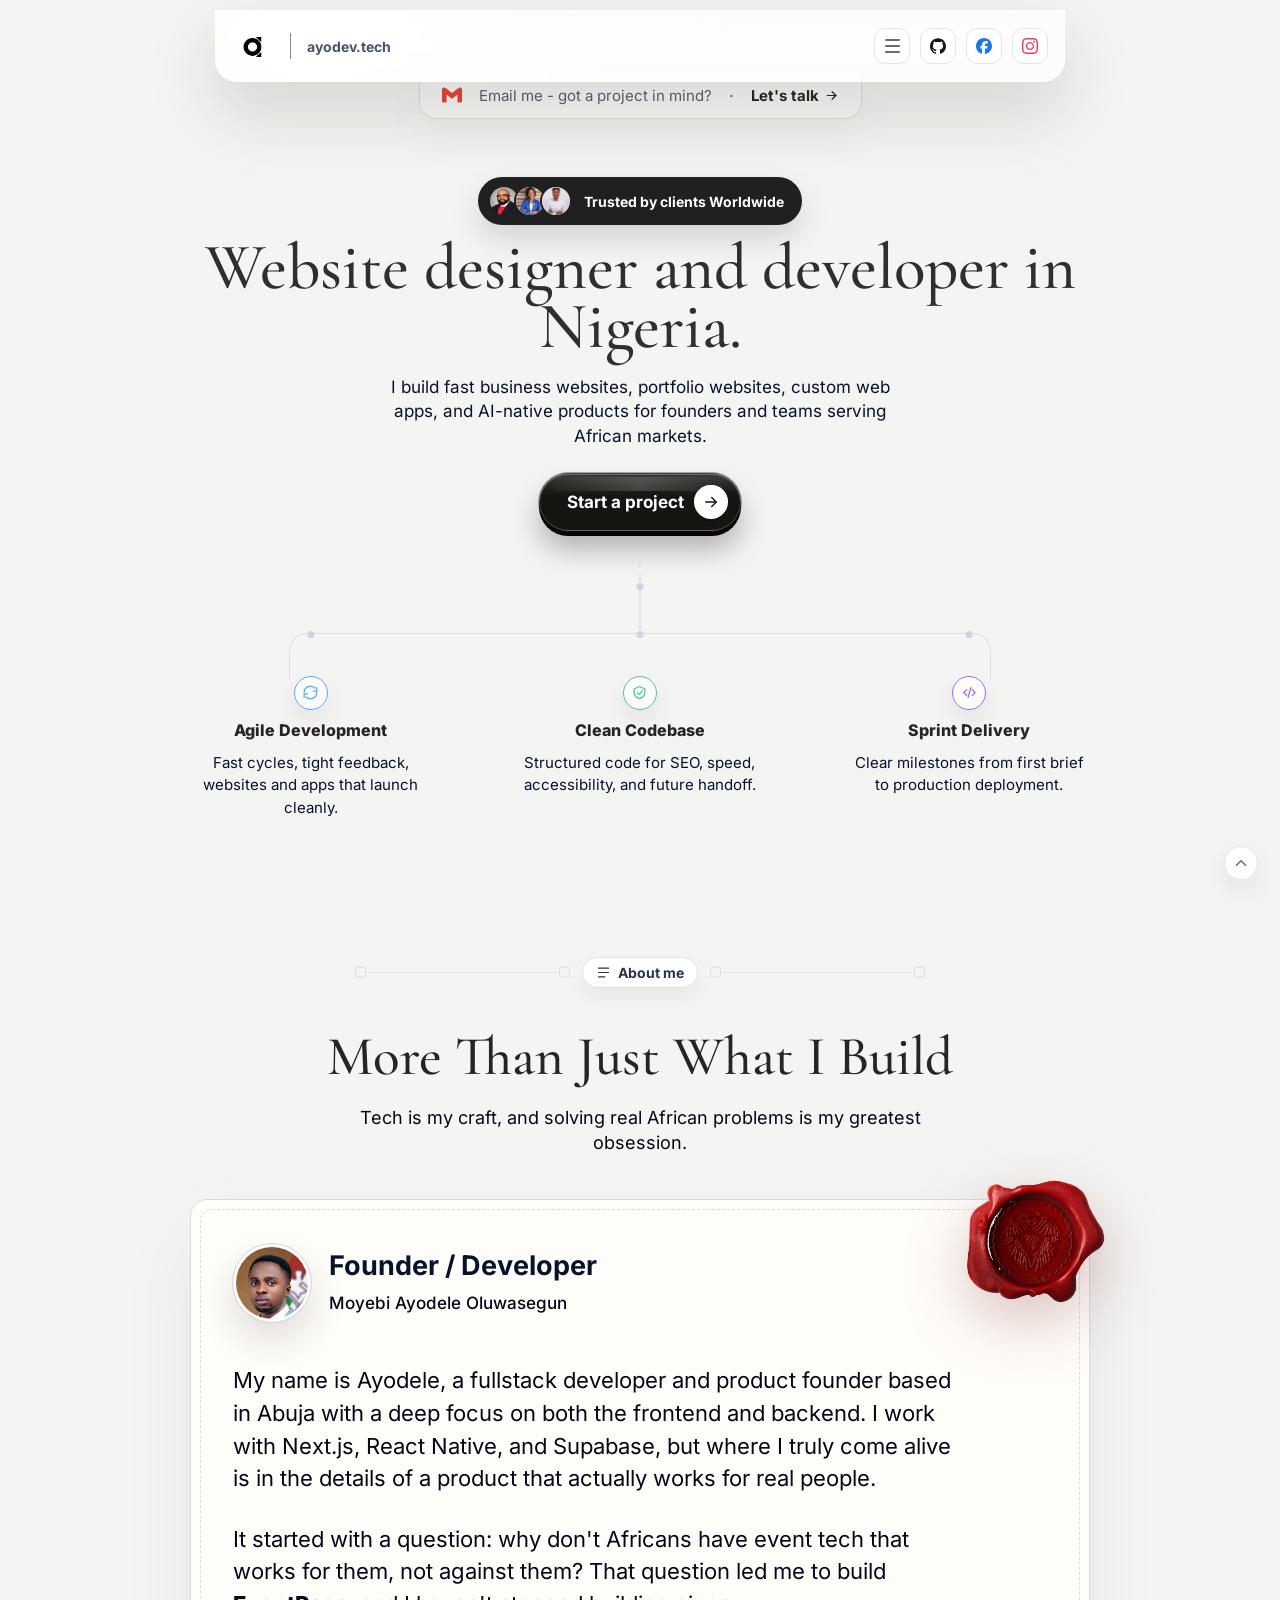
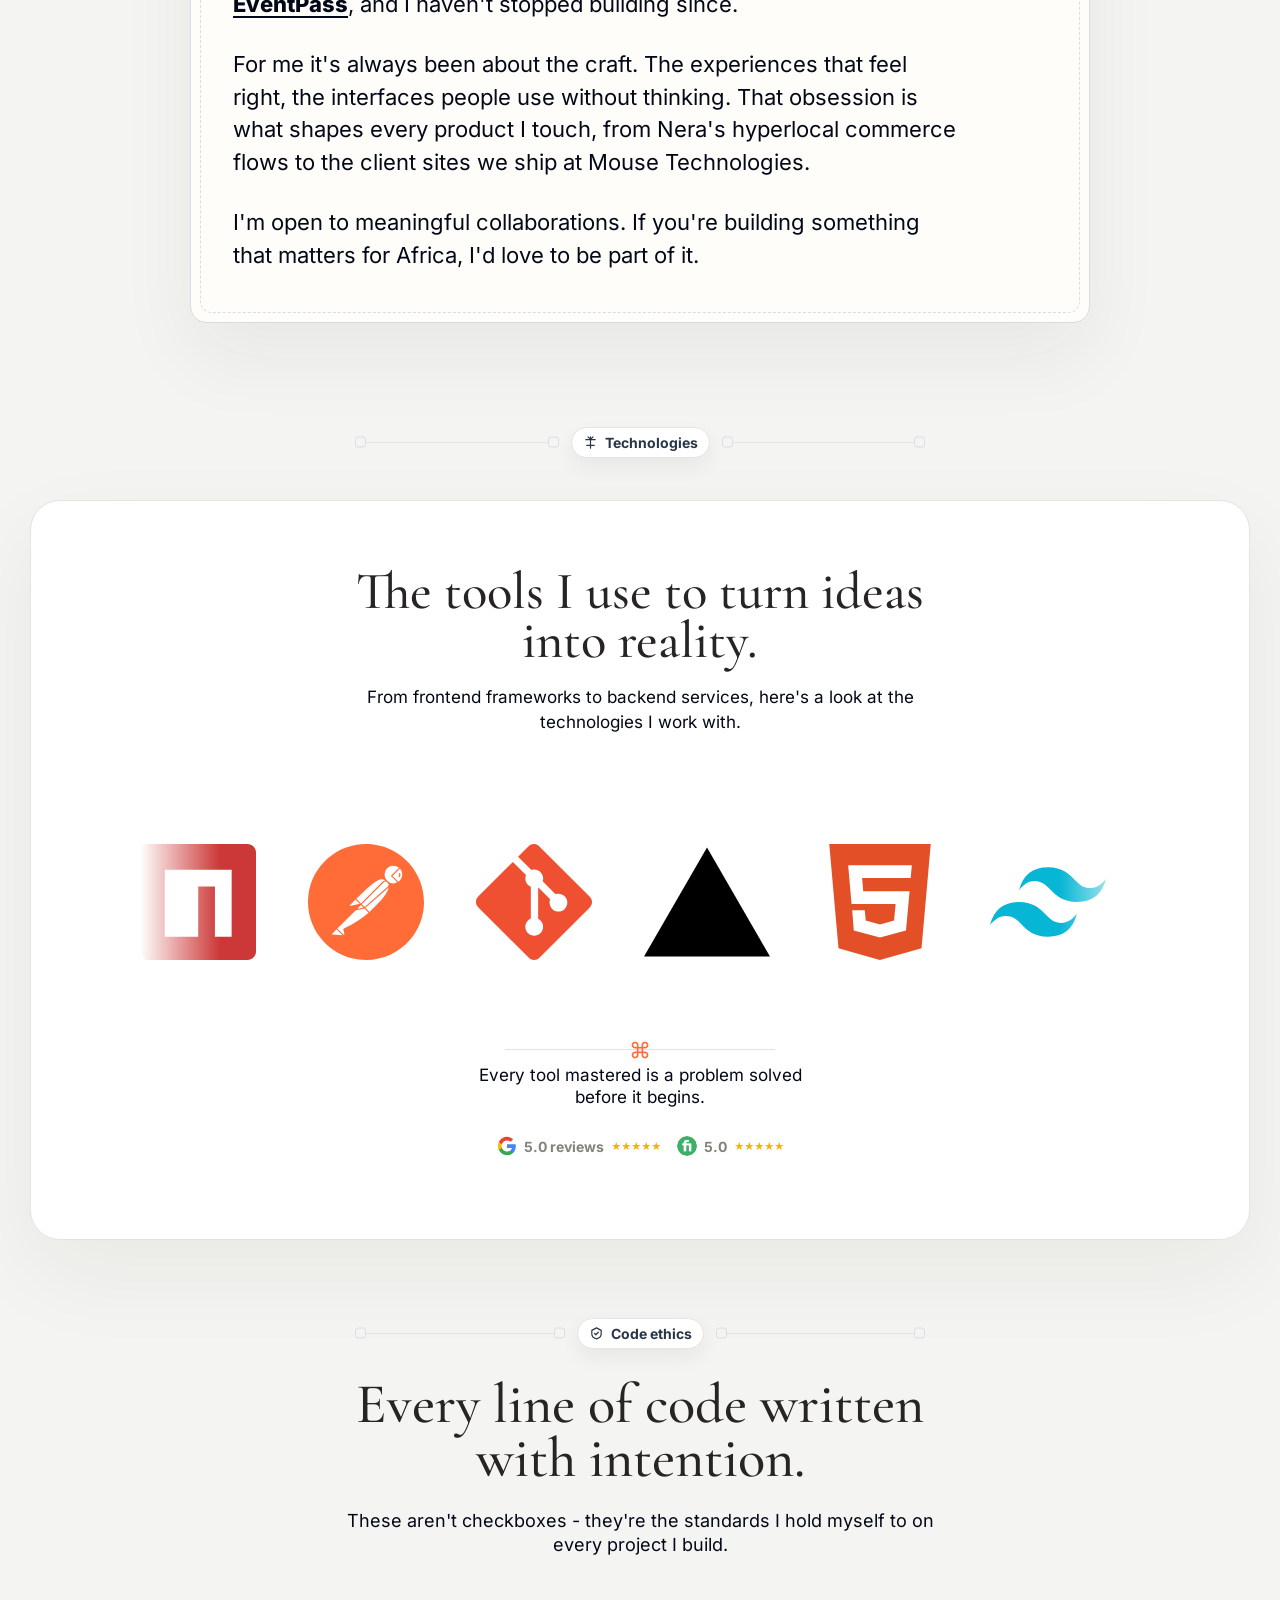
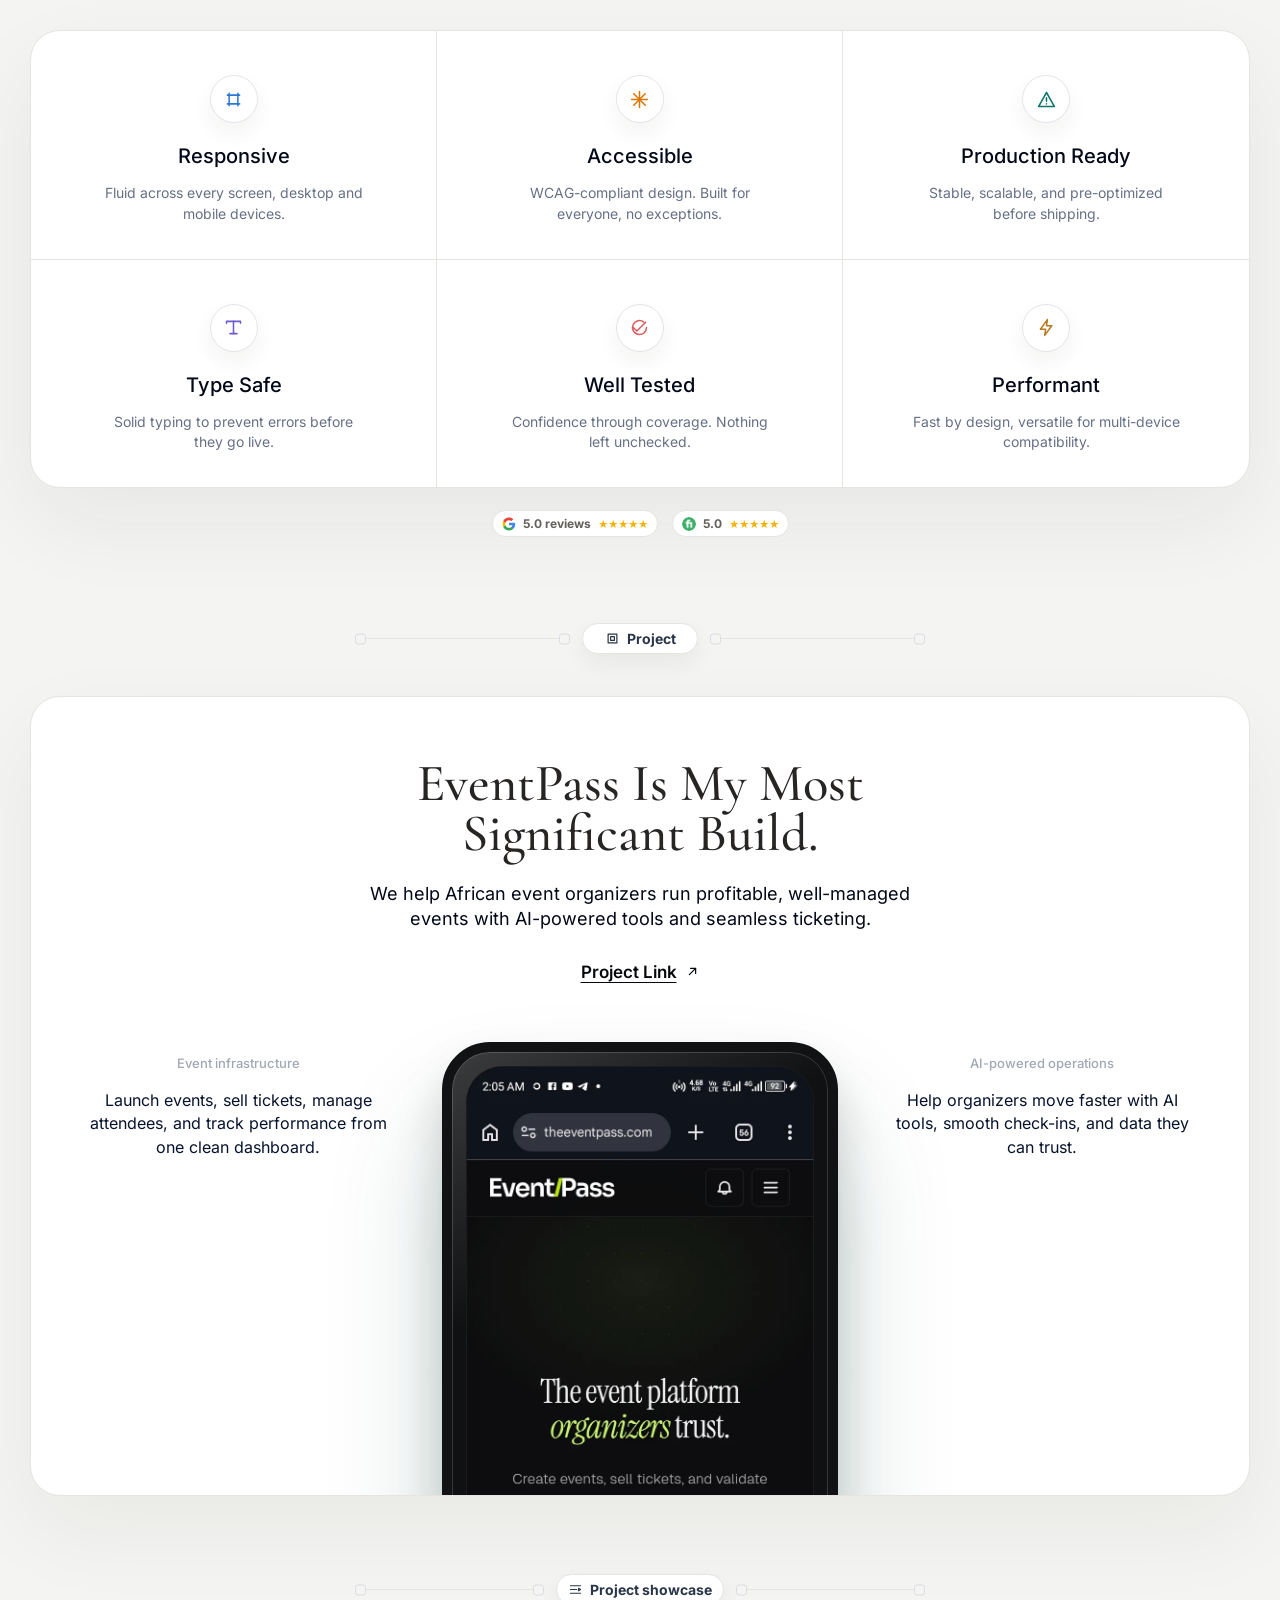
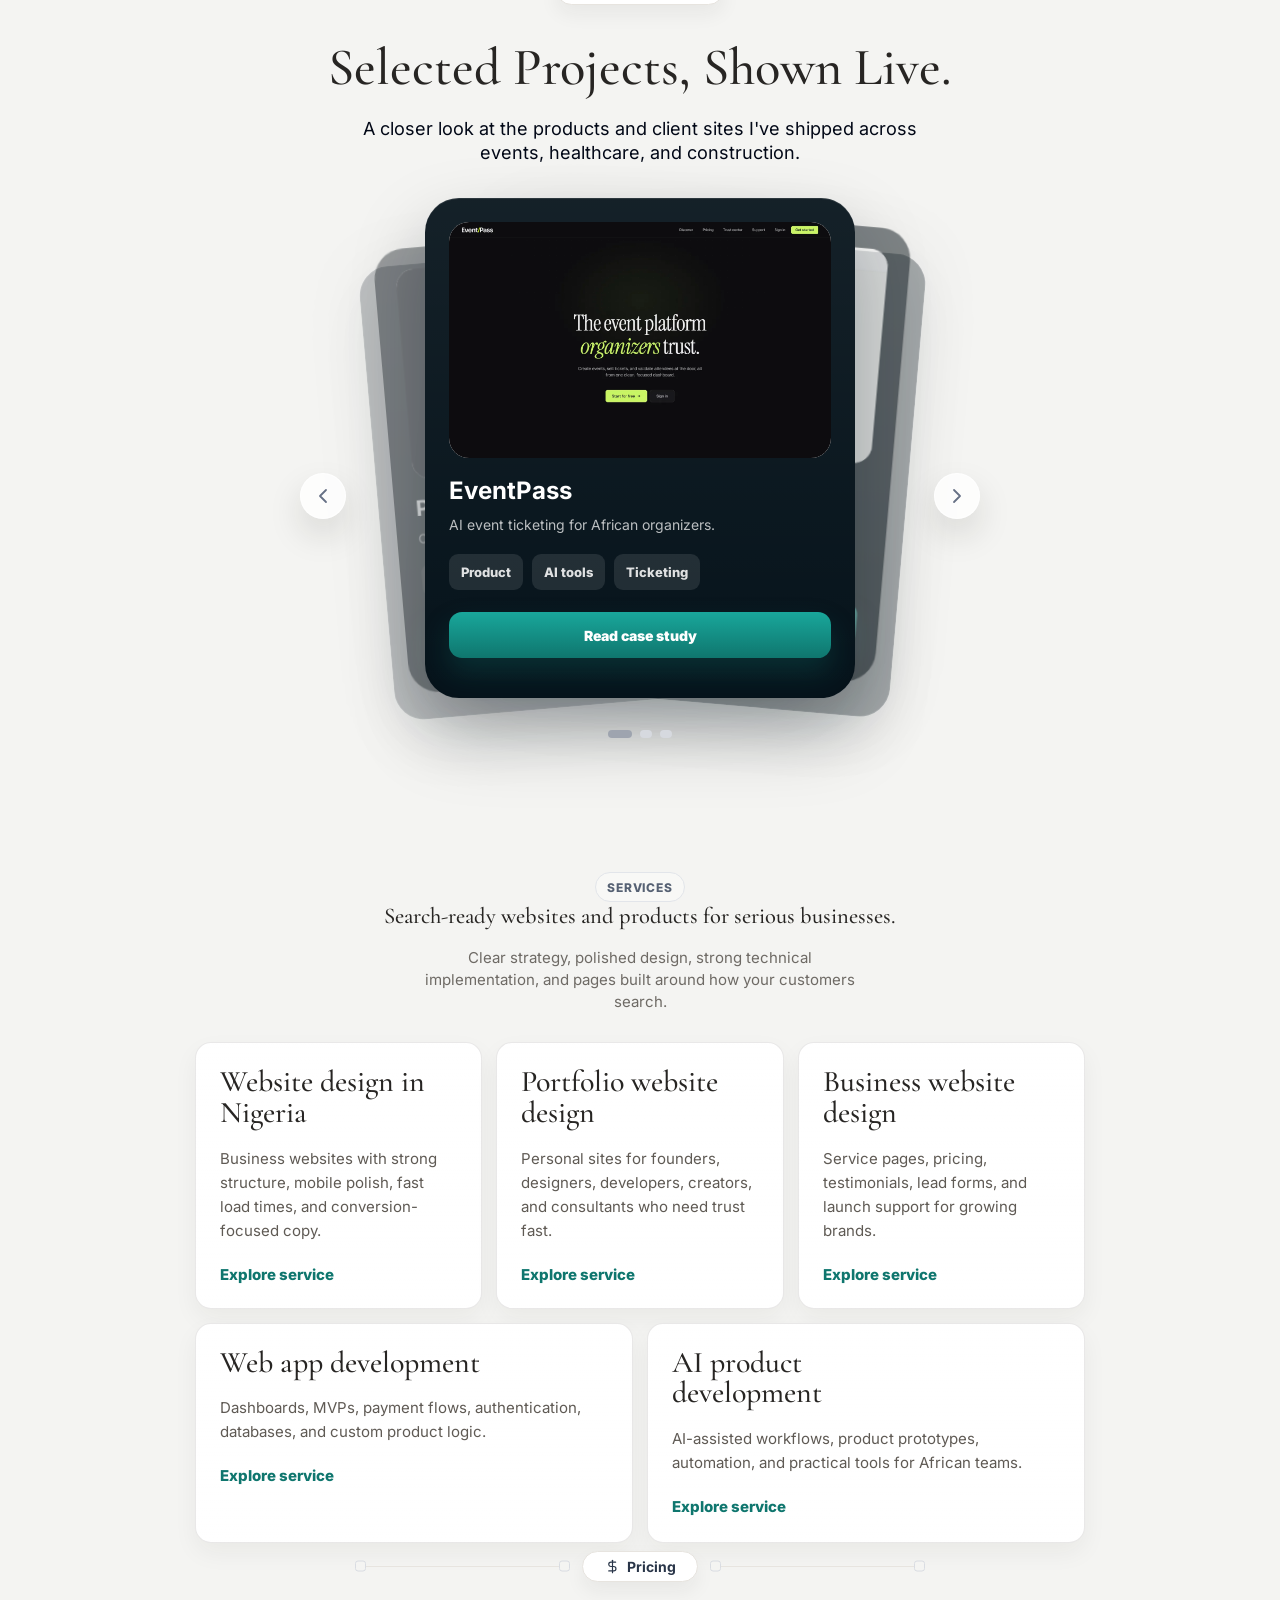
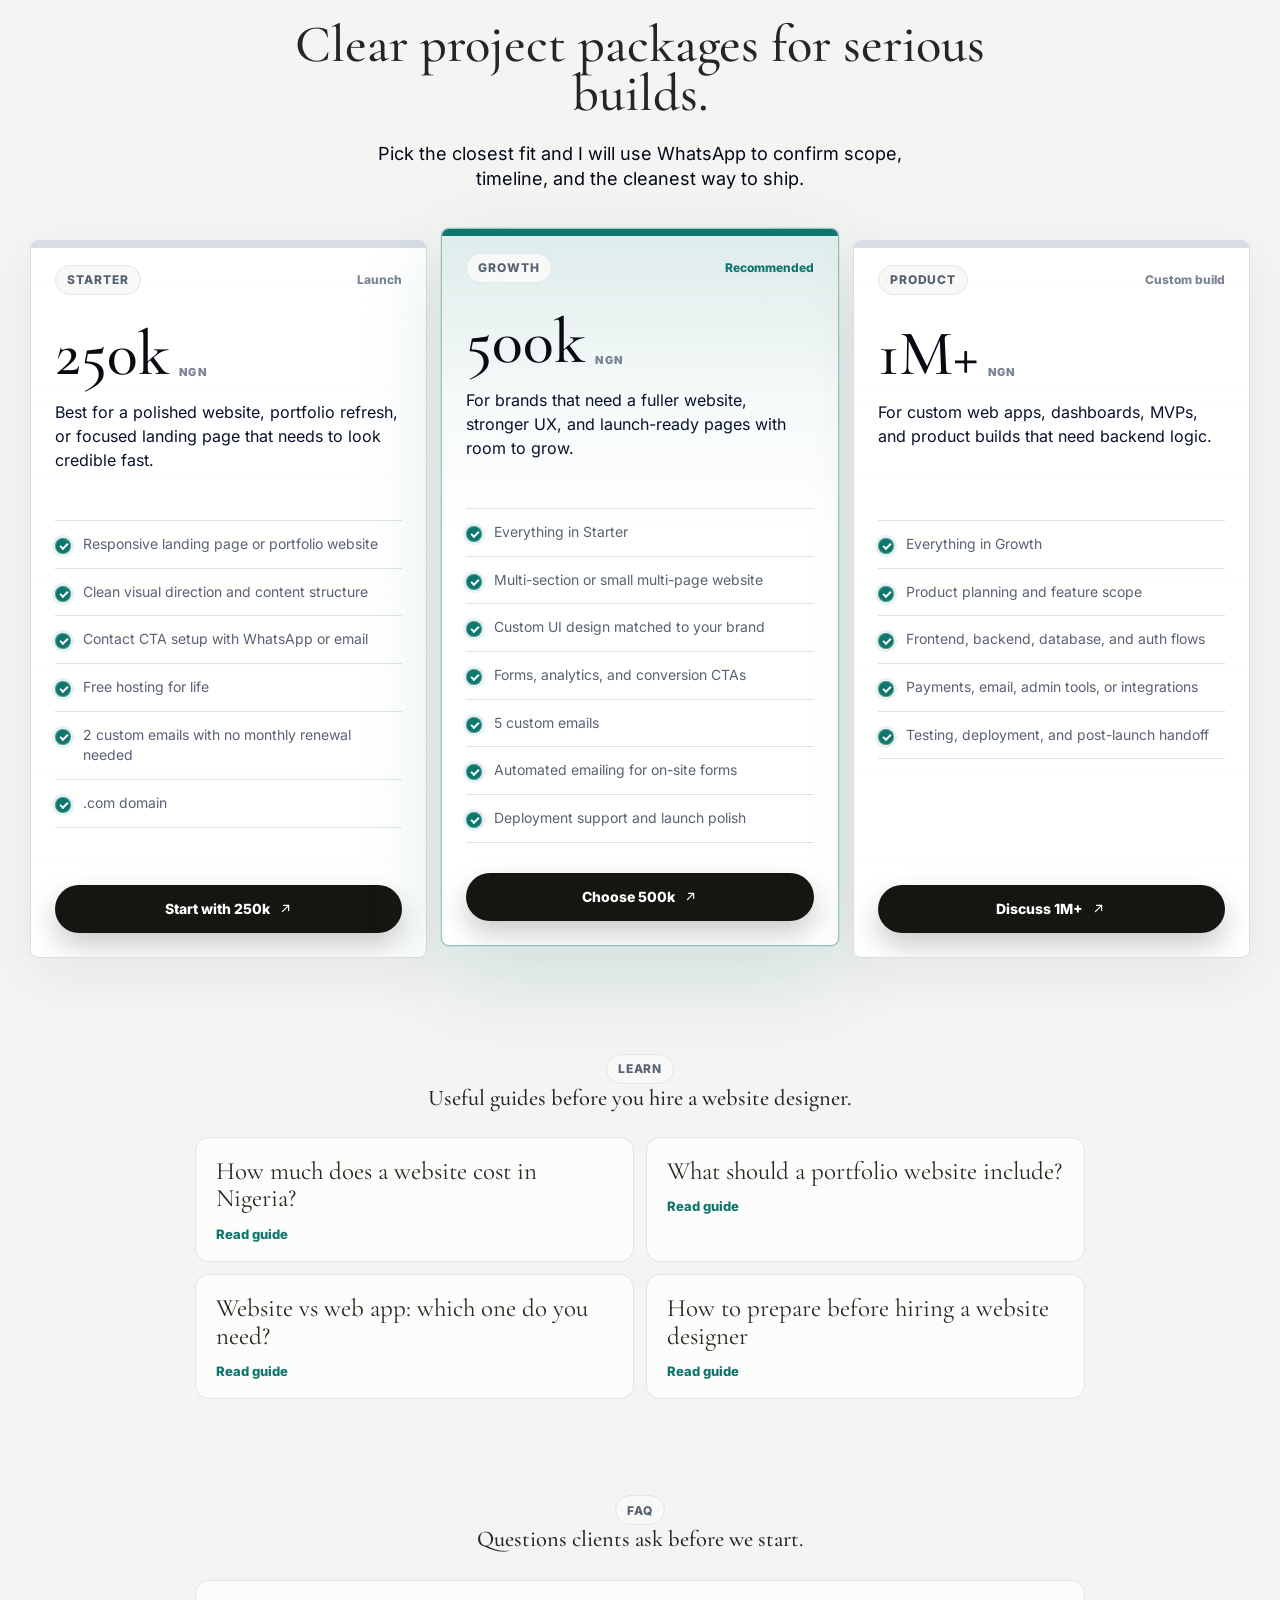
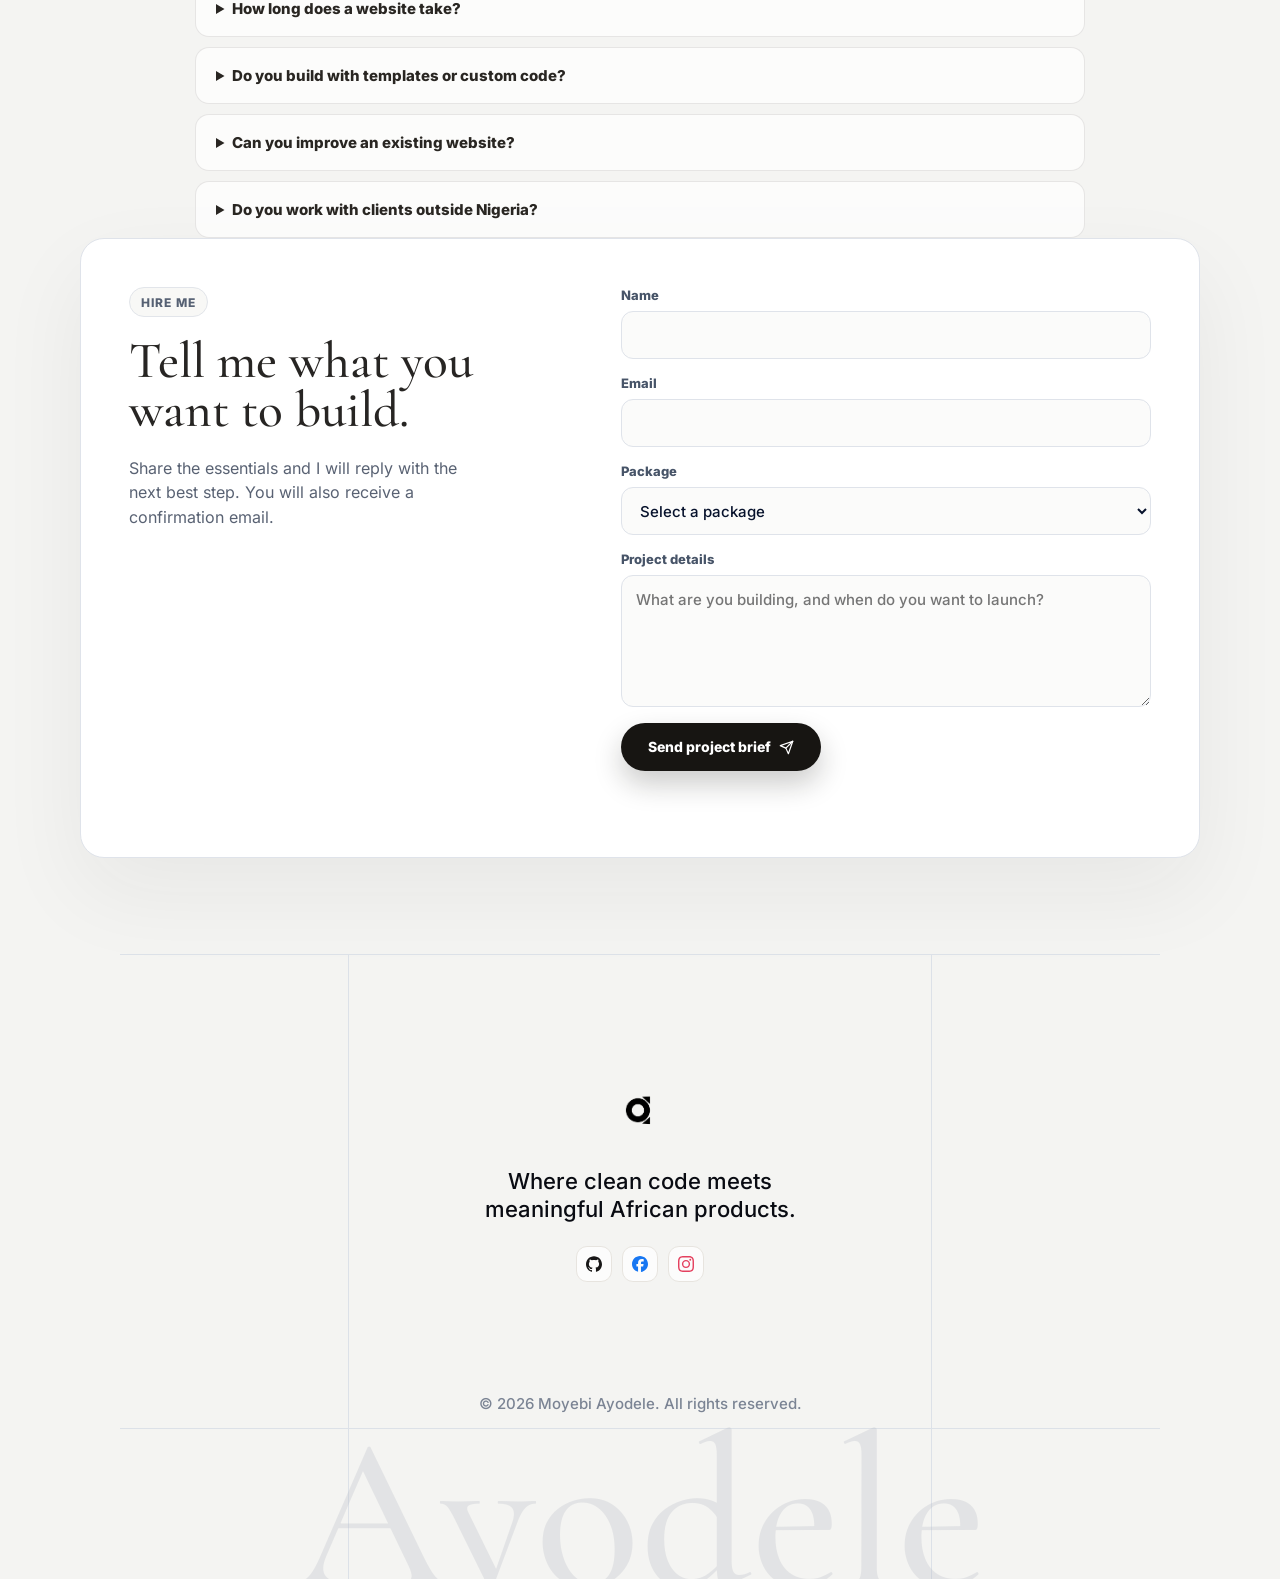
<file: index.html>
<!doctype html>
<html lang="en">
  <head>
    <meta charset="utf-8" />
    <meta name="viewport" content="width=device-width, initial-scale=1" />
    <meta
      name="description"
      content="Ayodele is a website designer, product designer, and web app developer in Nigeria building fast websites, custom web apps, and AI-native products for African businesses."
    />
    <meta name="robots" content="index, follow" />
    <meta name="author" content="Moyebi Ayodele Oluwasegun" />
    <meta name="theme-color" content="#f4f4f2" />
    <link rel="canonical" href="https://ayodev.tech/" />
    <link rel="icon" type="image/png" sizes="32x32" href="/assets/favicon-32.png" />
    <link rel="apple-touch-icon" sizes="180x180" href="/assets/apple-touch-icon.png" />
    <meta property="og:type" content="website" />
    <meta property="og:site_name" content="ayodev.tech" />
    <meta property="og:title" content="Ayodele - Website Designer & Web App Developer in Nigeria" />
    <meta
      property="og:description"
      content="Portfolio of Ayodele, a website designer, product designer, and web app developer in Nigeria building fast websites, custom apps, and AI-native tools."
    />
    <meta property="og:url" content="https://ayodev.tech/" />
    <meta property="og:image" content="https://ayodev.tech/assets/ayodele-personal-logo.png" />
    <meta property="og:image:type" content="image/png" />
    <meta property="og:image:width" content="1000" />
    <meta property="og:image:height" content="1000" />
    <meta property="og:image:alt" content="ayodev.tech logo" />
    <meta name="twitter:card" content="summary" />
    <meta name="twitter:title" content="Ayodele - Website Designer & Web App Developer in Nigeria" />
    <meta
      name="twitter:description"
      content="Portfolio of Ayodele, a website designer, product designer, and web app developer in Nigeria building fast websites, custom apps, and AI-native tools."
    />
    <meta name="twitter:image" content="https://ayodev.tech/assets/ayodele-personal-logo.png" />
    <meta name="twitter:image:alt" content="ayodev.tech logo" />
    <script type="application/ld+json">
      {
        "@context": "https://schema.org",
        "@type": "Person",
        "name": "Moyebi Ayodele Oluwasegun",
        "alternateName": "Ayodele",
        "url": "https://ayodev.tech/",
        "email": "mailto:me@ayodev.tech",
        "jobTitle": "Website Designer, Product Designer, Web App Developer, and Founder",
        "description": "Website designer, product designer, and web app developer in Nigeria building fast websites, custom web apps, and AI-native products for African businesses.",
        "sameAs": [
          "https://github.com/MoyebiAyo",
          "https://web.facebook.com/moyebi.ayodele/",
          "https://www.instagram.com/ayothedesigner_/"
        ]
      }
    </script>
    <script type="application/ld+json">
      {
        "@context": "https://schema.org",
        "@type": "WebSite",
        "name": "ayodev.tech",
        "url": "https://ayodev.tech/",
        "publisher": {
          "@type": "Person",
          "name": "Moyebi Ayodele Oluwasegun"
        }
      }
    </script>
    <script type="application/ld+json">
      {
        "@context": "https://schema.org",
        "@type": "ProfessionalService",
        "name": "ayodev.tech",
        "url": "https://ayodev.tech/",
        "image": "https://ayodev.tech/assets/ayodele-personal-logo.png",
        "email": "mailto:me@ayodev.tech",
        "telephone": "+2348078933943",
        "areaServed": ["Nigeria", "Africa", "Worldwide"],
        "founder": {
          "@type": "Person",
          "name": "Moyebi Ayodele Oluwasegun"
        },
        "serviceType": [
          "Website design",
          "Portfolio website design",
          "Business website design",
          "Web app development",
          "AI product development"
        ],
        "sameAs": [
          "https://github.com/MoyebiAyo",
          "https://web.facebook.com/moyebi.ayodele/",
          "https://www.instagram.com/ayothedesigner_/"
        ]
      }
    </script>
    <script type="application/ld+json">
      {
        "@context": "https://schema.org",
        "@type": "FAQPage",
        "mainEntity": [
          {
            "@type": "Question",
            "name": "How long does a website take?",
            "acceptedAnswer": {
              "@type": "Answer",
              "text": "A focused landing page can launch in days. A fuller business website usually takes one to three weeks depending on content, revisions, and integrations."
            }
          },
          {
            "@type": "Question",
            "name": "Do you build with templates or custom code?",
            "acceptedAnswer": {
              "@type": "Answer",
              "text": "I use the simplest reliable approach for the job. That can be a lean static site, a custom frontend, or a full web app with backend logic."
            }
          },
          {
            "@type": "Question",
            "name": "Can you improve an existing website?",
            "acceptedAnswer": {
              "@type": "Answer",
              "text": "Yes. I can redesign pages, improve SEO structure, fix speed problems, improve mobile layout, and clean up conversion paths."
            }
          },
          {
            "@type": "Question",
            "name": "Do you work with clients outside Nigeria?",
            "acceptedAnswer": {
              "@type": "Answer",
              "text": "Yes. I work with Nigerian, African, and international clients through WhatsApp, email, and structured project check-ins."
            }
          }
        ]
      }
    </script>
    <title>Ayodele - Website Designer & Web App Developer in Nigeria</title>
    <link rel="stylesheet" href="styles.css?v=testimonial-full-review" />
  </head>
  <body>
    <header class="site-nav" aria-label="Primary navigation">
      <a class="brand" href="/" aria-label="Ayodele home">
        <img src="/assets/ayodele-personal-logo.png" alt="ayodev.tech logo" />
        <span>ayodev.tech</span>
      </a>
      <nav aria-label="Page menu shortcut"></nav>
      <div class="nav-actions" aria-label="Social and page links">
        <div class="nav-menu" data-nav-menu>
          <button class="hamburger-button" type="button" aria-label="Open page menu" aria-expanded="false" aria-controls="page-menu" data-menu-toggle>
            <span aria-hidden="true"></span>
            <span aria-hidden="true"></span>
            <span aria-hidden="true"></span>
          </button>
          <div class="page-menu" id="page-menu" hidden data-menu-panel>
            <div>
              <b>Main</b>
              <a href="/">Home</a>
              <a href="/#about">About</a>
              <a href="/#services">Services</a>
              <a href="/#projects">Projects</a>
              <a href="/#showcase">Project showcase</a>
              <a href="/#pricing">Pricing</a>
              <a href="/#hire">Hire</a>
            </div>
            <div>
              <b>Services</b>
              <a href="/website-design-nigeria/">Website design in Nigeria</a>
              <a href="/portfolio-website-design/">Portfolio website design</a>
              <a href="/business-website-design/">Business website design</a>
              <a href="/web-app-development/">Web app development</a>
              <a href="/ai-product-development/">AI product development</a>
            </div>
            <div>
              <b>Projects</b>
              <a href="/projects/eventpass/">EventPass</a>
              <a href="/projects/zahthic/">Zahthic Healthcare</a>
              <a href="/projects/philsanconstruct/">Philsan Construct</a>
            </div>
            <div>
              <b>Guides</b>
              <a href="/guides/website-cost-nigeria/">Website cost in Nigeria</a>
              <a href="/guides/portfolio-website-checklist/">Portfolio website checklist</a>
              <a href="/guides/website-vs-web-app/">Website vs web app</a>
              <a href="/guides/hiring-website-designer/">Hiring a website designer</a>
              <a href="/intake.html">Project intake</a>
            </div>
          </div>
        </div>
        <a href="https://github.com/MoyebiAyo" aria-label="GitHub"><img src="/assets/logos/github.svg" alt="GitHub logo" /></a>
        <a href="https://web.facebook.com/moyebi.ayodele/" aria-label="Facebook"><img src="/assets/logos/facebook.svg" alt="Facebook logo" /></a>
        <a href="https://www.instagram.com/ayothedesigner_/" aria-label="Instagram"><img src="/assets/logos/instagram.svg" alt="Instagram logo" /></a>
      </div>
    </header>

    <main id="top">
      <section class="hero section">
        <div class="availability">
          <img src="assets/logos/gmail.svg" alt="Gmail icon" />
          <span>Email me - got a project in mind?</span>
          <b aria-hidden="true">·</b>
          <a href="mailto:me@ayodev.tech">
            Let's talk
            <svg class="icon icon-sm" aria-hidden="true" viewBox="0 0 24 24">
              <path d="M5 12h14" />
              <path d="m13 6 6 6-6 6" />
            </svg>
          </a>
        </div>

        <div class="trust-module" data-testimonials>
          <button
            class="trust-pill"
            type="button"
            aria-expanded="false"
            aria-controls="testimonial-popover"
            data-trust-toggle
          >
            <span class="trust-faces" aria-hidden="true">
              <span class="avatar">
                <img src="assets/testimonials/apostle-turner-correct.webp" width="1254" height="1254" alt="Apostle Turner testimonial portrait" />
              </span>
              <span class="avatar">
                <img src="assets/testimonials/okwuchi-praise-google.webp" width="256" height="256" alt="Okwuchi Praise testimonial portrait" />
              </span>
              <span class="avatar">
                <img src="assets/testimonials/funmi-dorcas-google.webp" width="256" height="256" alt="Funmi Dorcas testimonial portrait" />
              </span>
            </span>
            <strong>Trusted by clients Worldwide</strong>
          </button>

          <div class="testimonial-popover" id="testimonial-popover" hidden data-testimonial-popover>
            <div class="testimonial-card" role="dialog" aria-modal="false" aria-label="Client testimonials">
              <div class="testimonial-card-top">
                <div class="testimonial-avatar-rail" aria-label="Choose testimonial">
                  <button class="active" type="button" aria-label="Show _apostleturner testimonial" data-testimonial-dot="0">
                    <img src="assets/testimonials/apostle-turner-correct.webp" width="1254" height="1254" alt="Apostle Turner testimonial portrait" />
                  </button>
                  <button type="button" aria-label="Show Okwuchi Praise Google review" data-testimonial-dot="1">
                    <img src="assets/testimonials/okwuchi-praise-google.webp" width="256" height="256" alt="Okwuchi Praise testimonial portrait" />
                  </button>
                  <button type="button" aria-label="Show Gift Ejagbomo Google review" data-testimonial-dot="2">
                    <img src="assets/testimonials/gift-ejagbomo-google.webp" width="256" height="256" alt="Gift Ejagbomo testimonial portrait" />
                  </button>
                  <button type="button" aria-label="Show Angela Nneoma Google review" data-testimonial-dot="3">
                    <img src="assets/testimonials/angela-nneoma-google.webp" width="256" height="256" alt="Angela Nneoma testimonial portrait" />
                  </button>
                  <button type="button" aria-label="Show Cosmas Harrison Google review" data-testimonial-dot="4">
                    <img src="assets/testimonials/cosmas-harrison-google.webp" width="256" height="256" alt="Cosmas Harrison testimonial portrait" />
                  </button>
                  <button type="button" aria-label="Show Funmi Dorcas Google review" data-testimonial-dot="5">
                    <img src="assets/testimonials/funmi-dorcas-google.webp" width="256" height="256" alt="Funmi Dorcas testimonial portrait" />
                  </button>
                </div>
                <button class="testimonial-close" type="button" aria-label="Close testimonials" data-testimonial-close>
                  <svg class="icon" aria-hidden="true" viewBox="0 0 24 24">
                    <path d="m6 6 12 12" />
                    <path d="m18 6-12 12" />
                  </svg>
                </button>
              </div>
              <div class="testimonial-controls" aria-label="Navigate testimonials">
                <button type="button" aria-label="Previous testimonial" data-testimonial-prev>
                  <svg class="icon icon-sm" aria-hidden="true" viewBox="0 0 24 24">
                    <path d="m15 18-6-6 6-6" />
                  </svg>
                </button>
                <button type="button" aria-label="Next testimonial" data-testimonial-next>
                  <svg class="icon icon-sm" aria-hidden="true" viewBox="0 0 24 24">
                    <path d="m9 18 6-6-6-6" />
                  </svg>
                </button>
              </div>

              <div class="testimonial-stage">
                <article class="active" data-testimonial-panel>
                  <span class="review-brand"><img class="fiverr-logo" src="assets/logos/fiverr-round.png" alt="Fiverr logo" /> ★★★★★</span>
                  <strong>Exceeded expectations.</strong>
                  <p>
                    "Awesome job. You exceeded my expectations. Your attention to detail
                    and design eye were great. I was surprised by how quickly the job was done."
                  </p>
                  <b>_apostleturner</b>
                </article>
                <article data-testimonial-panel>
                  <a
                    class="review-brand proof-link"
                    href="https://www.google.com/search?q=Ayo+Google+reviews"
                    aria-label="Open Ayo Google reviews"
                    target="_blank"
                    rel="noopener noreferrer"
                  >
                    <img src="assets/logos/google-color.svg" alt="Google logo" /> Google 5.0
                  </a>
                  <strong>Patient, detailed, excellent.</strong>
                  <p>
                    "Thank you for your patience and helping out with my portfolio. Ayo
                    has a way of explaining every little detail and executing it excellently.
                    I highly recommend him and his team."
                  </p>
                  <b>Okwuchi Praise</b>
                </article>
                <article data-testimonial-panel>
                  <a
                    class="review-brand proof-link"
                    href="https://www.google.com/search?q=Ayo+Google+reviews"
                    aria-label="Open Ayo Google reviews"
                    target="_blank"
                    rel="noopener noreferrer"
                  >
                    <img src="assets/logos/google-color.svg" alt="Google logo" /> Google 5.0
                  </a>
                  <strong>Reliable tech services.</strong>
                  <p>
                    "Impressive work and a clear focus on building real software solutions.
                    Ayo is definitely a brand to watch for innovative and
                    reliable tech services."
                  </p>
                  <b>Gift Ejagbomo</b>
                </article>
                <article data-testimonial-panel>
                  <a
                    class="review-brand proof-link"
                    href="https://www.google.com/search?q=Ayo+Google+reviews"
                    aria-label="Open Ayo Google reviews"
                    target="_blank"
                    rel="noopener noreferrer"
                  >
                    <img src="assets/logos/google-color.svg" alt="Google logo" /> Google 5.0
                  </a>
                  <strong>Great service.</strong>
                  <p>
                    "Great Service."
                  </p>
                  <b>Angela Nneoma</b>
                </article>
                <article data-testimonial-panel>
                  <a
                    class="review-brand proof-link"
                    href="https://www.google.com/search?q=Ayo+Google+reviews"
                    aria-label="Open Ayo Google reviews"
                    target="_blank"
                    rel="noopener noreferrer"
                  >
                    <img src="assets/logos/google-color.svg" alt="Google logo" /> Google 5.0
                  </a>
                  <strong>Exceptional from start to finish.</strong>
                  <p>
                    "This was an exceptional experience from start to finish.
                  </p>
                  <p>
                    The developer demonstrated a rare combination of technical skill,
                    clarity of thought, and professional discipline. From the very beginning,
                    he took time to understand our vision in detail and translated it into
                    a clean, functional, and well-structured website that accurately
                    represents our brand identity.
                  </p>
                  <p>
                    What stood out most was his ability to think beyond execution. He
                    provided meaningful suggestions, improved on ideas during development,
                    and ensured the final product was not just functional, but strategically
                    aligned with how we want to present ourselves online.
                  </p>
                  <p>
                    Communication was consistent and professional throughout the project.
                    Feedback was handled with precision, adjustments were implemented
                    efficiently, and deadlines were respected without compromise on quality.
                  </p>
                  <p>
                    The final result reflects a developer who understands both design and
                    user experience at a high level.
                  </p>
                  <p>
                    I would confidently recommend him for any serious business or
                    organization looking to build a strong digital presence."
                  </p>
                  <b>PT Cosmas Harrison Ifeanyichukwu, Founder &amp; Clinical Director, Zahthic Healthcare Solutions</b>
                </article>
                <article data-testimonial-panel>
                  <a
                    class="review-brand proof-link"
                    href="https://www.google.com/search?q=Ayo+Google+reviews"
                    aria-label="Open Ayo Google reviews"
                    target="_blank"
                    rel="noopener noreferrer"
                  >
                    <img src="assets/logos/google-color.svg" alt="Google logo" /> Google 5.0
                  </a>
                  <strong>High-quality portfolio delivery.</strong>
                  <p>
                    "Ayo delivered exceptional results for my website
                    portfolio. Their work was of high quality, and I can confidently
                    vouch for their services."
                  </p>
                  <b>Funmi Dorcas</b>
                </article>
              </div>
            </div>
          </div>
        </div>

        <h1>Website designer and developer in Nigeria.</h1>
        <p class="hero-copy">
          I build fast business websites, portfolio websites, custom web apps,
          and AI-native products for founders and teams serving African markets.
        </p>
        <a
          class="cta"
          href="https://wa.me/2348078933943?text=Hi%20Ayodele%2C%20I%20saw%20your%20portfolio%20on%20ayodev.tech%20and%20I%27d%20like%20to%20talk%20about%20a%20project."
          target="_blank"
          rel="noopener noreferrer"
        >
          Start a project
          <span aria-hidden="true">
            <svg class="icon" viewBox="0 0 24 24">
              <path d="M5 12h14" />
              <path d="m13 6 6 6-6 6" />
            </svg>
          </span>
        </a>

        <div class="hero-points" aria-label="Service highlights">
          <article>
            <span class="point-icon blue" aria-hidden="true">
              <svg class="icon" viewBox="0 0 24 24">
                <path d="M21 12a9 9 0 0 1-9 9 8.8 8.8 0 0 1-6.3-2.7" />
                <path d="M3 12a9 9 0 0 1 15.3-6.3" />
                <path d="M3 19v-5h5" />
                <path d="M21 5v5h-5" />
              </svg>
            </span>
            <h2>Agile Development</h2>
            <p>Fast cycles, tight feedback, websites and apps that launch cleanly.</p>
          </article>
          <article>
            <span class="point-icon green" aria-hidden="true">
              <svg class="icon" viewBox="0 0 24 24">
                <path d="M9 12.5 11.5 15 16 9.5" />
                <path d="M12 3.5 19.5 7v5.5c0 4.3-3.1 7.1-7.5 8-4.4-.9-7.5-3.7-7.5-8V7z" />
              </svg>
            </span>
            <h2>Clean Codebase</h2>
            <p>Structured code for SEO, speed, accessibility, and future handoff.</p>
          </article>
          <article>
            <span class="point-icon violet" aria-hidden="true">
              <svg class="icon" viewBox="0 0 24 24">
                <path d="m8 8-4 4 4 4" />
                <path d="m16 8 4 4-4 4" />
                <path d="m14 5-4 14" />
              </svg>
            </span>
            <h2>Sprint Delivery</h2>
            <p>Clear milestones from first brief to production deployment.</p>
          </article>
        </div>
      </section>

      <div class="section-label about-label" aria-hidden="true"><span></span><b><svg class="icon icon-sm" viewBox="0 0 24 24"><path d="M4 5h16" /><path d="M4 12h16" /><path d="M4 19h10" /></svg> About me</b><span></span></div>

      <section id="about" class="section intro">
        <h2>More Than Just What I Build</h2>
        <p class="section-copy">
          Tech is my craft, and solving real African problems is my greatest obsession.
        </p>

        <div class="bio-card-wrap">
          <div class="stamp" aria-hidden="true">
            <img src="assets/red-wax-seal-transparent.webp" width="1206" height="1052" alt="Red wax seal decoration" loading="lazy" decoding="async" />
          </div>
          <article class="bio-card">
            <header>
              <img
                class="founder-photo"
                src="assets/founder-portrait.webp"
                width="520"
                height="520"
                alt="Portrait of Moyebi Ayodele Oluwasegun"
                loading="lazy"
                decoding="async"
              />
              <div>
                <h3>Founder / Developer</h3>
                <p>Moyebi Ayodele Oluwasegun</p>
              </div>
            </header>
            <p>
              My name is Ayodele, a fullstack developer and product founder based in Abuja
              with a deep focus on both the frontend and backend. I work with Next.js,
              React Native, and Supabase, but where I truly come alive is in the details
              of a product that actually works for real people.
            </p>
            <p>
              It started with a question: why don't Africans have event tech that works
              for them, not against them? That question led me to build
              <a href="https://theeventpass.com/">EventPass</a>, and I haven't stopped building since.
            </p>
            <p>
              For me it's always been about the craft. The experiences that feel right,
              the interfaces people use without thinking. That obsession is what shapes
              every product I touch, from Nera's hyperlocal commerce flows to the client
              sites we ship at Mouse Technologies.
            </p>
            <p>
              I'm open to meaningful collaborations. If you're building something that
              matters for Africa, I'd love to be part of it.
            </p>
          </article>
        </div>
      </section>

      <div class="section-label about-label stack-label"><span></span><b><svg class="icon icon-sm" viewBox="0 0 24 24"><path d="M12 3v18" /><path d="M4.5 7.5h15" /><path d="M6 16.5h12" /><path d="m8 3 4 4 4-4" /></svg> Technologies</b><span></span></div>

      <section id="stack" class="feature-card stack-card">
        <h2>The tools I use to turn ideas into reality.</h2>
        <p>
          From frontend frameworks to backend services, here's a look at
          the technologies I work with.
        </p>

        <div class="logo-marquee" aria-label="Technology stack">
          <div class="logo-track">
            <img src="assets/logos/npm.svg" alt="npm" />
            <img src="assets/logos/postman.svg" alt="Postman" />
            <img src="assets/logos/git.svg" alt="Git" />
            <img src="assets/logos/vercel.svg" alt="Vercel" />
            <img src="assets/logos/html5.svg" alt="HTML5" />
            <img src="assets/logos/tailwind.svg" alt="Tailwind CSS" />
            <img src="assets/logos/javascript.svg" alt="JavaScript" />
            <img src="assets/logos/paystack.svg" alt="Paystack" />
            <img src="assets/logos/nextjs.svg" alt="Next.js" />
            <img src="assets/logos/reactnative.svg" alt="React Native" />
            <img src="assets/logos/supabase.svg" alt="Supabase" />
            <img src="assets/logos/django.svg" alt="Django" />
            <img src="assets/logos/nodejs.svg" alt="Node.js" />
            <img src="assets/logos/claude.svg" alt="Claude AI" />
            <img src="assets/logos/figma.svg" alt="Figma" />
            <img src="assets/logos/resend.svg" alt="Resend" />
            <img src="assets/logos/cloudflare.svg" alt="Cloudflare" />
            <img src="assets/logos/typescript.svg" alt="TypeScript" />
            <img src="assets/logos/postgresql.svg" alt="PostgreSQL" />
            <img src="assets/logos/expo.svg" alt="Expo" />
          </div>
          <div class="logo-track" aria-hidden="true">
            <img src="assets/logos/npm.svg" alt="npm" />
            <img src="assets/logos/postman.svg" alt="Postman" />
            <img src="assets/logos/git.svg" alt="Git" />
            <img src="assets/logos/vercel.svg" alt="Vercel" />
            <img src="assets/logos/html5.svg" alt="HTML5" />
            <img src="assets/logos/tailwind.svg" alt="Tailwind CSS" />
            <img src="assets/logos/javascript.svg" alt="JavaScript" />
            <img src="assets/logos/paystack.svg" alt="Paystack" />
            <img src="assets/logos/nextjs.svg" alt="Next.js" />
            <img src="assets/logos/reactnative.svg" alt="React Native" />
            <img src="assets/logos/supabase.svg" alt="Supabase" />
            <img src="assets/logos/django.svg" alt="Django" />
            <img src="assets/logos/nodejs.svg" alt="Node.js" />
            <img src="assets/logos/claude.svg" alt="Claude AI" />
            <img src="assets/logos/figma.svg" alt="Figma" />
            <img src="assets/logos/resend.svg" alt="Resend" />
            <img src="assets/logos/cloudflare.svg" alt="Cloudflare" />
            <img src="assets/logos/typescript.svg" alt="TypeScript" />
            <img src="assets/logos/postgresql.svg" alt="PostgreSQL" />
            <img src="assets/logos/expo.svg" alt="Expo" />
          </div>
        </div>

        <p class="tiny-note">
          Every tool mastered is a problem solved before it begins.
        </p>
        <div class="ratings">
          <a href="https://www.google.com/search?q=ayodev.tech+Google+review"><img src="assets/logos/google-color.svg" alt="Google logo" /> 5.0 reviews <b>★★★★★</b></a>
          <span><img class="fiverr-logo" src="assets/logos/fiverr-round.png" alt="Fiverr logo" /> 5.0 <b>★★★★★</b></span>
        </div>
      </section>

      <div id="ethics" class="section-label about-label ethics-label"><span></span><b><svg class="icon icon-sm" viewBox="0 0 24 24"><path d="M12 3 19.5 7v5.5c0 4.3-3.1 7.1-7.5 8-4.4-.9-7.5-3.7-7.5-8V7z" /><path d="m9 12 2 2 4-4" /></svg> Code ethics</b><span></span></div>

      <section class="section ethics">
        <h2>Every line of code written with intention.</h2>
        <p class="section-copy">
          These aren't checkboxes - they're the standards I hold myself to on every project I build.
        </p>

        <div class="ethics-grid">
          <article>
            <span class="mini-icon blue" aria-hidden="true">
              <svg class="icon" viewBox="0 0 24 24"><path d="M5 7h14" /><path d="M5 17h14" /><path d="M7 5v14" /><path d="M17 5v14" /></svg>
            </span>
            <h3>Responsive</h3>
            <p>Fluid across every screen, desktop and mobile devices.</p>
          </article>
          <article>
            <span class="mini-icon orange" aria-hidden="true">
              <svg class="icon" viewBox="0 0 24 24"><path d="M12 3v18" /><path d="M3 12h18" /><path d="m5.5 5.5 13 13" /><path d="m18.5 5.5-13 13" /></svg>
            </span>
            <h3>Accessible</h3>
            <p>WCAG-compliant design. Built for everyone, no exceptions.</p>
          </article>
          <article>
            <span class="mini-icon green" aria-hidden="true">
              <svg class="icon" viewBox="0 0 24 24"><path d="M12 4 21 20H3z" /><path d="M12 10v4" /><path d="M12 17h.01" /></svg>
            </span>
            <h3>Production Ready</h3>
            <p>Stable, scalable, and pre-optimized before shipping.</p>
          </article>
          <article>
            <span class="mini-icon violet" aria-hidden="true">
              <svg class="icon" viewBox="0 0 24 24"><path d="M4 7V5h16v2" /><path d="M12 5v14" /><path d="M8 19h8" /></svg>
            </span>
            <h3>Type Safe</h3>
            <p>Solid typing to prevent errors before they go live.</p>
          </article>
          <article>
            <span class="mini-icon coral" aria-hidden="true">
              <svg class="icon" viewBox="0 0 24 24"><path d="m5 12 4 4L19 6" /><path d="M20 12a8 8 0 1 1-3-6.2" /></svg>
            </span>
            <h3>Well Tested</h3>
            <p>Confidence through coverage. Nothing left unchecked.</p>
          </article>
          <article>
            <span class="mini-icon gold" aria-hidden="true">
              <svg class="icon" viewBox="0 0 24 24"><path d="M13 3 5 14h6l-1 7 8-11h-6z" /></svg>
            </span>
            <h3>Performant</h3>
            <p>Fast by design, versatile for multi-device compatibility.</p>
          </article>
        </div>
        <div class="ratings">
          <a href="https://www.google.com/search?q=ayodev.tech+Google+review"><img src="assets/logos/google-color.svg" alt="Google logo" /> 5.0 reviews <b>★★★★★</b></a>
          <span><img class="fiverr-logo" src="assets/logos/fiverr-round.png" alt="Fiverr logo" /> 5.0 <b>★★★★★</b></span>
        </div>
      </section>

      <div class="section-label about-label project-label"><span></span><b><svg class="icon icon-sm" viewBox="0 0 24 24"><path d="M5 5h14v14H5z" /><path d="M9 9h6v6H9z" /></svg> Project</b><span></span></div>

      <section id="projects" class="feature-card project-card">
        <h2>EventPass Is My Most Significant Build.</h2>
        <p>
          We help African event organizers run profitable, well-managed events with
          AI-powered tools and seamless ticketing.
        </p>
        <a class="text-link project-link" href="https://theeventpass.com/">
          Project Link
          <svg class="icon icon-sm" aria-hidden="true" viewBox="0 0 24 24">
            <path d="M7 17 17 7" />
            <path d="M9 7h8v8" />
          </svg>
        </a>

        <div class="project-showcase">
          <aside>
            <b>Event infrastructure</b>
            <p>Launch events, sell tickets, manage attendees, and track performance from one clean dashboard.</p>
          </aside>
          <div class="phone" aria-label="EventPass app mockup">
            <div class="phone-bar"></div>
            <div class="phone-screen">
              <img
                src="assets/projects/eventpass-mobile.webp"
                width="720"
                height="1612"
                alt="Mobile screenshot of the EventPass website"
                loading="lazy"
                decoding="async"
              />
            </div>
          </div>
          <aside>
            <b>AI-powered operations</b>
            <p>Help organizers move faster with AI tools, smooth check-ins, and data they can trust.</p>
          </aside>
        </div>
      </section>

      <div class="section-label about-label showcase-label"><span></span><b><svg class="icon icon-sm" viewBox="0 0 24 24"><path d="M4 6h16" /><path d="M4 12h10" /><path d="M4 18h16" /><path d="m17 10 3 2-3 2z" /></svg> Project showcase</b><span></span></div>

      <section id="showcase" class="section project-gallery" aria-labelledby="showcase-title">
        <h2 id="showcase-title">Selected Projects, Shown Live.</h2>
        <p class="section-copy">
          A closer look at the products and client sites I've shipped across events, healthcare, and construction.
        </p>

        <div class="showcase-window floating-showcase" data-project-carousel>
          <div class="showcase-preview">
              <button class="carousel-arrow prev" type="button" aria-label="Previous project" data-project-prev>
                <svg class="icon" aria-hidden="true" viewBox="0 0 24 24">
                  <path d="m15 18-6-6 6-6" />
                </svg>
              </button>
              <div class="project-track" data-project-track>
                <article class="project-slide">
                  <img src="assets/projects/eventpass.webp" width="1440" height="980" loading="eager" decoding="async" alt="EventPass website screenshot" />
                  <div class="project-card-details">
                    <strong>EventPass</strong>
                    <p>AI event ticketing for African organizers.</p>
                    <ul aria-label="EventPass project details">
                      <li>Product</li>
                      <li>AI tools</li>
                      <li>Ticketing</li>
                    </ul>
                    <a href="/projects/eventpass/">Read case study</a>
                  </div>
                </article>
                <article class="project-slide">
                  <img src="assets/projects/zahthic.webp" width="1440" height="980" loading="eager" decoding="async" alt="Zahthic website screenshot" />
                  <div class="project-card-details">
                    <strong>Zahthic Healthcare</strong>
                    <p>Healthcare website built around clarity and trust.</p>
                    <ul aria-label="Zahthic project details">
                      <li>Website</li>
                      <li>Healthcare</li>
                      <li>Trust</li>
                    </ul>
                    <a href="/projects/zahthic/">Read case study</a>
                  </div>
                </article>
                <article class="project-slide">
                  <img src="assets/projects/philsanconstruct.webp" width="1440" height="980" loading="eager" decoding="async" alt="Philsan Construct website screenshot" />
                  <div class="project-card-details">
                    <strong>Philsan Construct</strong>
                    <p>Construction business website for credibility and leads.</p>
                    <ul aria-label="Philsan Construct project details">
                      <li>Business</li>
                      <li>Services</li>
                      <li>Leads</li>
                    </ul>
                    <a href="/projects/philsanconstruct/">Read case study</a>
                  </div>
                </article>
              </div>
              <button class="carousel-arrow next" type="button" aria-label="Next project" data-project-next>
                <svg class="icon" aria-hidden="true" viewBox="0 0 24 24">
                  <path d="m9 18 6-6-6-6" />
                </svg>
              </button>
              <div class="project-dots" aria-label="Project carousel position" data-project-dots>
                <button class="active" type="button" aria-label="Show EventPass" data-project-dot="0"></button>
                <button type="button" aria-label="Show Zahthic" data-project-dot="1"></button>
                <button type="button" aria-label="Show Philsan Construct" data-project-dot="2"></button>
              </div>
            </div>
        </div>
      </section>

      <section id="services" class="section seo-services" aria-labelledby="services-title">
        <div class="service-intro">
          <span class="price-kicker">Services</span>
          <h2 id="services-title">Search-ready websites and products for serious businesses.</h2>
          <p class="section-copy">
            Clear strategy, polished design, strong technical implementation, and pages built around how your customers search.
          </p>
        </div>
        <div class="service-grid">
          <a class="service-tile" href="/website-design-nigeria/">
            <b>Website design in Nigeria</b>
            <p>Business websites with strong structure, mobile polish, fast load times, and conversion-focused copy.</p>
            <span>Explore service</span>
          </a>
          <a class="service-tile" href="/portfolio-website-design/">
            <b>Portfolio website design</b>
            <p>Personal sites for founders, designers, developers, creators, and consultants who need trust fast.</p>
            <span>Explore service</span>
          </a>
          <a class="service-tile" href="/business-website-design/">
            <b>Business website design</b>
            <p>Service pages, pricing, testimonials, lead forms, and launch support for growing brands.</p>
            <span>Explore service</span>
          </a>
          <a class="service-tile" href="/web-app-development/">
            <b>Web app development</b>
            <p>Dashboards, MVPs, payment flows, authentication, databases, and custom product logic.</p>
            <span>Explore service</span>
          </a>
          <a class="service-tile" href="/ai-product-development/">
            <b>AI product development</b>
            <p>AI-assisted workflows, product prototypes, automation, and practical tools for African teams.</p>
            <span>Explore service</span>
          </a>
        </div>
      </section>

      <div class="section-label about-label pricing-label"><span></span><b><svg class="icon icon-sm" viewBox="0 0 24 24"><path d="M12 2v20" /><path d="M17 5H9.5a3.5 3.5 0 0 0 0 7H14a3.5 3.5 0 0 1 0 7H6" /></svg> Pricing</b><span></span></div>

      <section id="pricing" class="section pricing-section" aria-labelledby="pricing-title">
        <h2 id="pricing-title">Clear project packages for serious builds.</h2>
        <p class="section-copy">
          Pick the closest fit and I will use WhatsApp to confirm scope, timeline, and the cleanest way to ship.
        </p>

        <div class="pricing-grid">
          <article class="price-card">
            <div class="price-card-head">
              <span class="price-kicker">Starter</span>
              <span class="price-note">Launch</span>
            </div>
            <h3><span>250k</span></h3>
            <p>Best for a polished website, portfolio refresh, or focused landing page that needs to look credible fast.</p>
            <ul>
              <li>Responsive landing page or portfolio website</li>
              <li>Clean visual direction and content structure</li>
              <li>Contact CTA setup with WhatsApp or email</li>
              <li>Free hosting for life</li>
              <li>2 custom emails with no monthly renewal needed</li>
              <li>.com domain</li>
            </ul>
            <a class="package-cta" href="https://wa.me/2348078933943?text=Hi%20Ayodele%2C%20I%27m%20interested%20in%20the%20250k%20Starter%20package.%20I%27d%20like%20a%20polished%20website%20with%20free%20hosting%20for%20life%2C%202%20custom%20emails%2C%20and%20a%20.com%20domain." target="_blank" rel="noopener noreferrer">
              Start with 250k
              <svg class="icon icon-sm" aria-hidden="true" viewBox="0 0 24 24"><path d="M7 17 17 7" /><path d="M9 7h8v8" /></svg>
            </a>
          </article>

          <article class="price-card featured">
            <div class="price-card-head">
              <span class="price-kicker">Growth</span>
              <span class="price-note">Recommended</span>
            </div>
            <h3><span>500k</span></h3>
            <p>For brands that need a fuller website, stronger UX, and launch-ready pages with room to grow.</p>
            <ul>
              <li>Everything in Starter</li>
              <li>Multi-section or small multi-page website</li>
              <li>Custom UI design matched to your brand</li>
              <li>Forms, analytics, and conversion CTAs</li>
              <li>5 custom emails</li>
              <li>Automated emailing for on-site forms</li>
              <li>Deployment support and launch polish</li>
            </ul>
            <a class="package-cta" href="https://wa.me/2348078933943?text=Hi%20Ayodele%2C%20I%27m%20interested%20in%20the%20500k%20Growth%20package.%20I%27d%20like%20everything%20in%20Starter%2C%205%20custom%20emails%2C%20and%20automated%20emailing%20for%20on-site%20forms." target="_blank" rel="noopener noreferrer">
              Choose 500k
              <svg class="icon icon-sm" aria-hidden="true" viewBox="0 0 24 24"><path d="M7 17 17 7" /><path d="M9 7h8v8" /></svg>
            </a>
          </article>

          <article class="price-card">
            <div class="price-card-head">
              <span class="price-kicker">Product</span>
              <span class="price-note">Custom build</span>
            </div>
            <h3><span>1M+</span></h3>
            <p>For custom web apps, dashboards, MVPs, and product builds that need backend logic.</p>
            <ul>
              <li>Everything in Growth</li>
              <li>Product planning and feature scope</li>
              <li>Frontend, backend, database, and auth flows</li>
              <li>Payments, email, admin tools, or integrations</li>
              <li>Testing, deployment, and post-launch handoff</li>
            </ul>
            <a class="package-cta" href="https://wa.me/2348078933943?text=Hi%20Ayodele%2C%20I%27m%20interested%20in%20the%201M%2B%20Product%20package.%20I%27d%20like%20everything%20in%20Growth%20plus%20a%20custom%20web%20app%2C%20dashboard%2C%20MVP%2C%20or%20product%20with%20backend%20logic." target="_blank" rel="noopener noreferrer">
              Discuss 1M+
              <svg class="icon icon-sm" aria-hidden="true" viewBox="0 0 24 24"><path d="M7 17 17 7" /><path d="M9 7h8v8" /></svg>
            </a>
          </article>
        </div>
      </section>

      <section class="section article-links" aria-labelledby="learn-title">
        <span class="price-kicker">Learn</span>
        <h2 id="learn-title">Useful guides before you hire a website designer.</h2>
        <div class="article-grid">
          <a href="/guides/website-cost-nigeria/">How much does a website cost in Nigeria?</a>
          <a href="/guides/portfolio-website-checklist/">What should a portfolio website include?</a>
          <a href="/guides/website-vs-web-app/">Website vs web app: which one do you need?</a>
          <a href="/guides/hiring-website-designer/">How to prepare before hiring a website designer</a>
        </div>
      </section>

      <section class="section faq-section" aria-labelledby="faq-title">
        <span class="price-kicker">FAQ</span>
        <h2 id="faq-title">Questions clients ask before we start.</h2>
        <div class="faq-list">
          <details>
            <summary>How long does a website take?</summary>
            <p>A focused landing page can launch in days. A fuller business website usually takes one to three weeks depending on content, revisions, and integrations.</p>
          </details>
          <details>
            <summary>Do you build with templates or custom code?</summary>
            <p>I use the simplest reliable approach for the job. That can be a lean static site, a custom frontend, or a full web app with backend logic.</p>
          </details>
          <details>
            <summary>Can you improve an existing website?</summary>
            <p>Yes. I can redesign pages, improve SEO structure, fix speed problems, improve mobile layout, and clean up conversion paths.</p>
          </details>
          <details>
            <summary>Do you work with clients outside Nigeria?</summary>
            <p>Yes. I work with Nigerian, African, and international clients through WhatsApp, email, and structured project check-ins.</p>
          </details>
        </div>
      </section>

      <section id="hire" class="section hire-section" aria-labelledby="hire-title">
        <div class="hire-copy">
          <span class="price-kicker">Hire me</span>
          <h2 id="hire-title">Tell me what you want to build.</h2>
          <p>
            Share the essentials and I will reply with the next best step. You will also receive a confirmation email.
          </p>
        </div>

        <form class="hire-form" data-hire-form>
          <input type="text" name="website" tabindex="-1" autocomplete="off" aria-hidden="true" />
          <label>
            Name
            <input type="text" name="name" autocomplete="name" required />
          </label>
          <label>
            Email
            <input type="email" name="email" autocomplete="email" required />
          </label>
          <label>
            Package
            <select name="package" required>
              <option value="">Select a package</option>
              <option>250k Starter</option>
              <option>500k Growth</option>
              <option>1M+ Product</option>
            </select>
          </label>
          <label>
            Project details
            <textarea name="message" rows="5" placeholder="What are you building, and when do you want to launch?" required></textarea>
          </label>
          <button class="form-cta" type="submit">
            Send project brief
            <svg class="icon icon-sm" aria-hidden="true" viewBox="0 0 24 24"><path d="M22 2 11 13" /><path d="m22 2-7 20-4-9-9-4z" /></svg>
          </button>
          <p class="form-status" data-hire-status role="status" aria-live="polite"></p>
        </form>
      </section>

    </main>

    <footer id="footer">
      <img src="/assets/ayodele-personal-logo.png" alt="ayodev.tech logo" />
      <h2>Where clean code meets meaningful African products.</h2>
      <div>
        <a href="https://github.com/MoyebiAyo" aria-label="GitHub"><img src="/assets/logos/github.svg" alt="GitHub logo" /></a>
        <a href="https://web.facebook.com/moyebi.ayodele/" aria-label="Facebook"><img src="/assets/logos/facebook.svg" alt="Facebook logo" /></a>
        <a href="https://www.instagram.com/ayothedesigner_/" aria-label="Instagram"><img src="/assets/logos/instagram.svg" alt="Instagram logo" /></a>
      </div>
      <p>© 2026 Moyebi Ayodele. All rights reserved.</p>
      <strong aria-hidden="true">Ayodele</strong>
      <a class="to-top" href="#top" aria-label="Back to top"><svg class="icon" aria-hidden="true" viewBox="0 0 24 24"><path d="m6 15 6-6 6 6" /></svg></a>
    </footer>
    <script>
(() => {
        const module = document.querySelector("[data-testimonials]");
        if (!module) return;

        const toggle = module.querySelector("[data-trust-toggle]");
        const popover = module.querySelector("[data-testimonial-popover]");
        const card = module.querySelector(".testimonial-card");
        const close = module.querySelector("[data-testimonial-close]");
        const prev = module.querySelector("[data-testimonial-prev]");
        const next = module.querySelector("[data-testimonial-next]");
        const dots = Array.from(module.querySelectorAll("[data-testimonial-dot]"));
        const panels = Array.from(module.querySelectorAll("[data-testimonial-panel]"));
        const stage = module.querySelector(".testimonial-stage");
        const motionQuery = window.matchMedia("(prefers-reduced-motion: reduce)");
        let active = 0;
        let audioContext;

        const syncStageHeight = () => {
          const panel = panels[active];
          if (!stage || !panel) return;

          const minimum = Number.parseFloat(window.getComputedStyle(stage).minHeight) || 350;
          stage.style.setProperty(
            "--testimonial-stage-height",
            `${Math.max(panel.scrollHeight, minimum)}px`
          );
        };

        const playRollingPop = () => {
          if (motionQuery.matches) return;

          const AudioContext = window.AudioContext || window.webkitAudioContext;
          if (!AudioContext) return;

          audioContext ||= new AudioContext();
          audioContext.resume();

          const now = audioContext.currentTime;
          const master = audioContext.createGain();
          master.gain.setValueAtTime(0.001, now);
          master.gain.exponentialRampToValueAtTime(0.48, now + 0.015);
          master.gain.exponentialRampToValueAtTime(0.001, now + 0.54);
          master.connect(audioContext.destination);

          const blip = (offset, frequency, duration, type = "triangle") => {
            const oscillator = audioContext.createOscillator();
            const gain = audioContext.createGain();
            const start = now + offset;
            oscillator.type = type;
            oscillator.frequency.setValueAtTime(frequency, start);
            oscillator.frequency.exponentialRampToValueAtTime(frequency * 0.62, start + duration);
            gain.gain.setValueAtTime(0.001, start);
            gain.gain.exponentialRampToValueAtTime(0.28, start + 0.01);
            gain.gain.exponentialRampToValueAtTime(0.001, start + duration);
            oscillator.connect(gain);
            gain.connect(master);
            oscillator.start(start);
            oscillator.stop(start + duration + 0.03);
          };

          blip(0, 190, 0.08);
          blip(0.08, 240, 0.08);
          blip(0.16, 310, 0.08);
          blip(0.25, 120, 0.18, "sine");
        };

        const setActive = (index) => {
          active = (index + panels.length) % panels.length;

          panels.forEach((panel, panelIndex) => {
            panel.classList.toggle("active", panelIndex === active);
          });

          dots.forEach((dot, dotIndex) => {
            dot.classList.toggle("active", dotIndex === active);
            dot.setAttribute("aria-current", dotIndex === active ? "true" : "false");
          });

          window.requestAnimationFrame(syncStageHeight);
        };

        const openTestimonials = () => {
          popover.hidden = false;
          toggle.setAttribute("aria-expanded", "true");
          module.classList.add("is-rolling");
          popover.getBoundingClientRect();
          module.classList.add("is-open");
          card.classList.add("is-open");
          card.style.opacity = "1";
          card.style.transform = "translateY(0) scale(1) rotateX(0deg)";
          playRollingPop();
          window.setTimeout(() => module.classList.remove("is-rolling"), 620);
        };

        const closeTestimonials = () => {
          module.classList.remove("is-open", "is-rolling");
          card.classList.remove("is-open");
          card.style.opacity = "0";
          card.style.transform = "translateY(-18px) scale(0.88) rotateX(14deg)";
          toggle.setAttribute("aria-expanded", "false");
          popover.hidden = true;
        };

        toggle.addEventListener("click", () => {
          if (module.classList.contains("is-open")) {
            closeTestimonials();
          } else {
            openTestimonials();
          }
        });

        close.addEventListener("click", closeTestimonials);

        prev.addEventListener("click", () => {
          setActive(active - 1);
          playRollingPop();
        });

        next.addEventListener("click", () => {
          setActive(active + 1);
          playRollingPop();
        });

        dots.forEach((dot) => {
          dot.addEventListener("click", () => {
            setActive(Number(dot.dataset.testimonialDot));
            playRollingPop();
          });
        });

        window.addEventListener("resize", syncStageHeight);
        panels.forEach((panel) => {
          panel.querySelectorAll("img").forEach((image) => {
            image.addEventListener("load", syncStageHeight, { once: true });
          });
        });

        document.addEventListener("keydown", (event) => {
          if (event.key === "Escape" && module.classList.contains("is-open")) {
            closeTestimonials();
            toggle.focus();
          }
        });

        document.addEventListener("click", (event) => {
          if (!module.contains(event.target) && module.classList.contains("is-open")) {
            closeTestimonials();
          }
        });

        setActive(0);
      })();

      (() => {
        const carousel = document.querySelector("[data-project-carousel]");
        if (!carousel) return;

        const slides = Array.from(carousel.querySelectorAll(".project-slide"));
        const dots = Array.from(carousel.querySelectorAll("[data-project-dot]"));
        const prev = carousel.querySelector("[data-project-prev]");
        const next = carousel.querySelector("[data-project-next]");
        let active = 0;
        let timer;

        const setActive = (index) => {
          active = (index + slides.length) % slides.length;
          const nextIndex = (active + 1) % slides.length;
          const prevIndex = (active - 1 + slides.length) % slides.length;

          slides.forEach((slide, slideIndex) => {
            slide.classList.remove("active", "next", "prev", "hidden");
            if (slideIndex === active) {
              slide.classList.add("active");
            } else if (slideIndex === nextIndex) {
              slide.classList.add("next");
            } else if (slideIndex === prevIndex) {
              slide.classList.add("prev");
            } else {
              slide.classList.add("hidden");
            }
          });

          dots.forEach((dot, dotIndex) => {
            dot.classList.toggle("active", dotIndex === active);
            dot.setAttribute("aria-current", dotIndex === active ? "true" : "false");
          });
        };

        const restart = () => {
          window.clearInterval(timer);
          timer = window.setInterval(() => setActive(active + 1), 4200);
        };

        prev.addEventListener("click", () => {
          setActive(active - 1);
          restart();
        });

        next.addEventListener("click", () => {
          setActive(active + 1);
          restart();
        });

        dots.forEach((dot) => {
          dot.addEventListener("click", () => {
            setActive(Number(dot.dataset.projectDot));
            restart();
          });
        });

        setActive(0);
        restart();
      })();

      (() => {
        const form = document.querySelector("[data-hire-form]");
        if (!form) return;

        const status = form.querySelector("[data-hire-status]");
        const button = form.querySelector("button[type='submit']");

        form.addEventListener("submit", async (event) => {
          event.preventDefault();
          status.textContent = "";
          button.disabled = true;
          button.textContent = "Sending...";

          const formData = new FormData(form);
          const payload = Object.fromEntries(formData.entries());

          try {
            const response = await fetch("/api/hire", {
              method: "POST",
              headers: { "Content-Type": "application/json" },
              body: JSON.stringify(payload)
            });

            const result = await response.json().catch(() => ({}));
            if (!response.ok) {
              throw new Error(result.error || "Unable to send your message right now.");
            }

            form.reset();
            status.textContent = "Sent. Check your inbox for the confirmation email.";
          } catch (error) {
            status.textContent = error.message || "Unable to send your message right now.";
          } finally {
            button.disabled = false;
            button.innerHTML = 'Send project brief <svg class="icon icon-sm" aria-hidden="true" viewBox="0 0 24 24"><path d="M22 2 11 13" /><path d="m22 2-7 20-4-9-9-4z" /></svg>';
          }
        });
      })();
    </script>

<script src="/assets/site-menu.js"></script>
  </body>
</html>
</file>
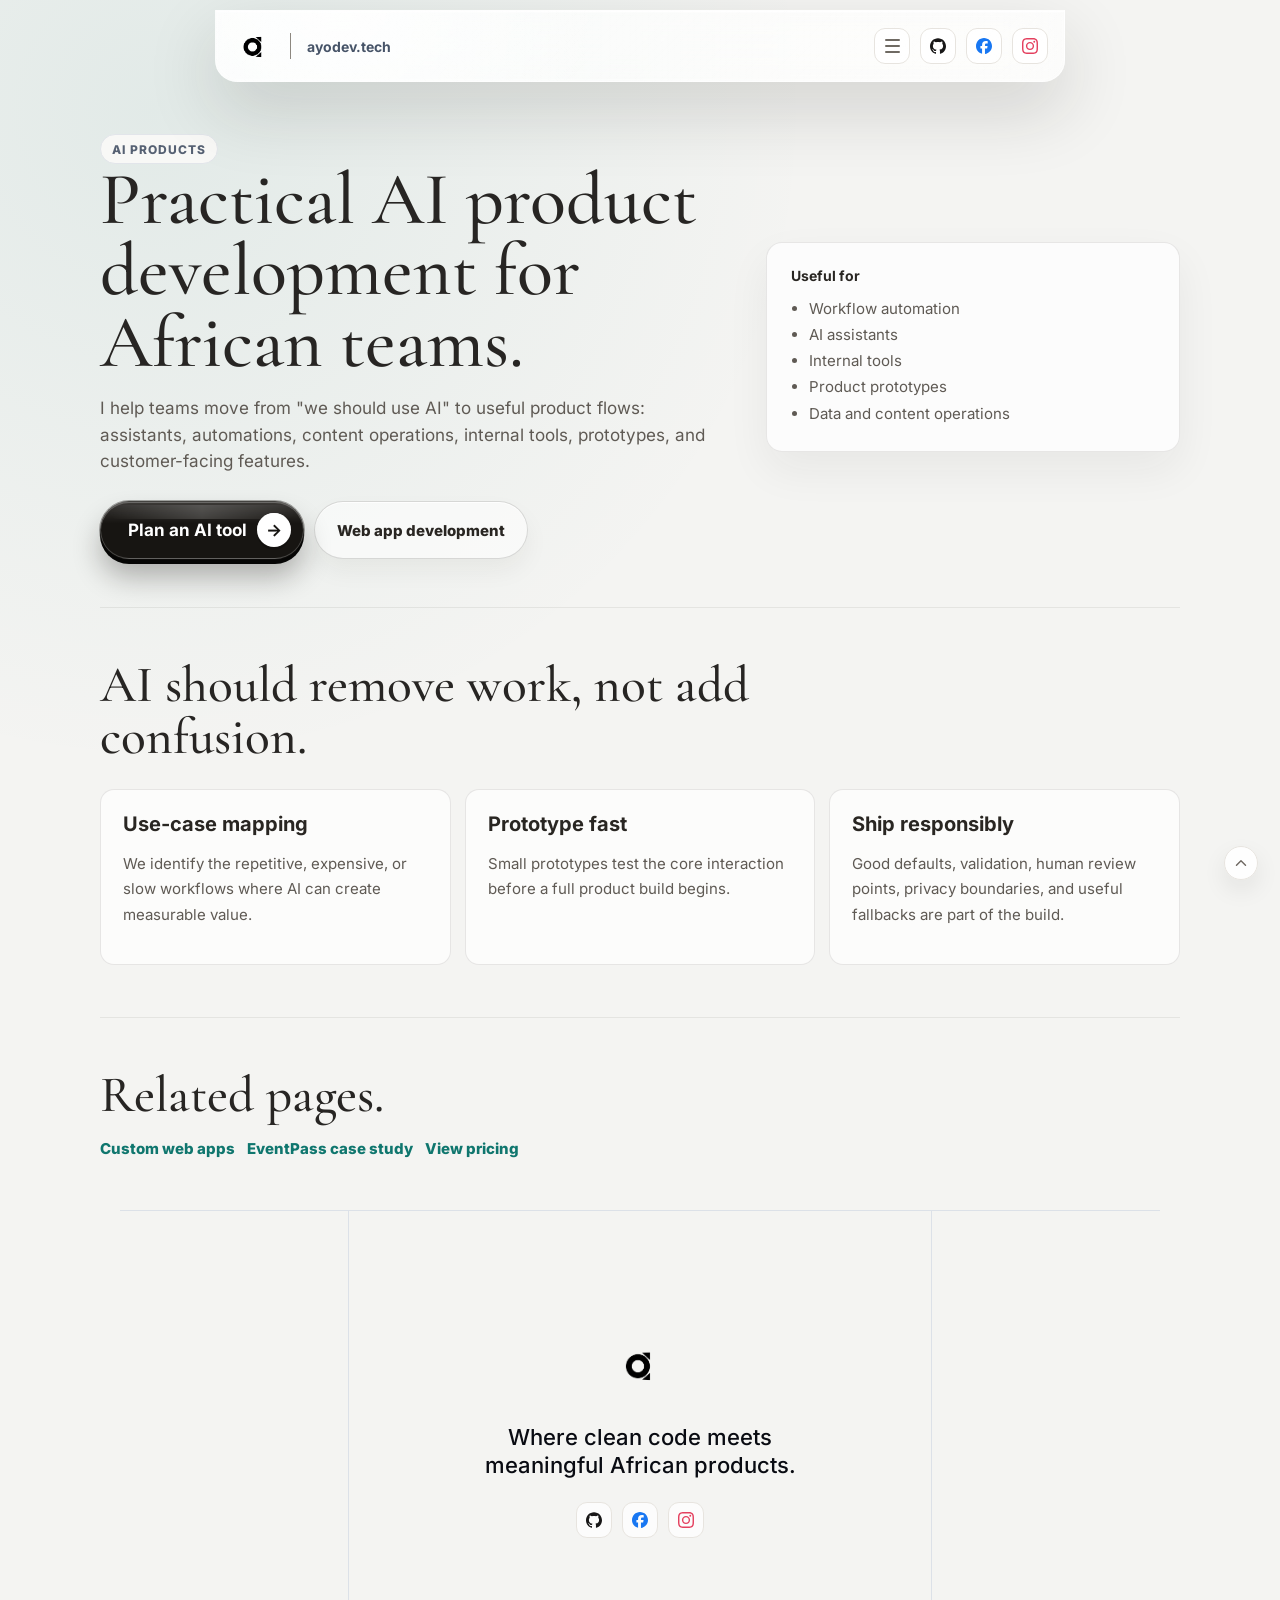
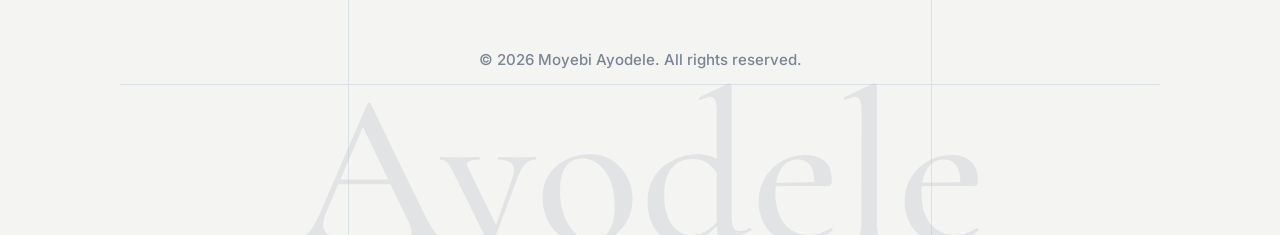
<file: ai-product-development/index.html>
<!doctype html>
<html lang="en">
  <head>
    <meta charset="utf-8" />
    <meta name="viewport" content="width=device-width, initial-scale=1" />
    <title>AI Product Development for African Businesses - ayodev.tech</title>
    <meta name="description" content="AI product development for African businesses that need practical automation, AI-assisted workflows, prototypes, and useful internal tools." />
    <meta name="robots" content="index, follow" />
    <link rel="canonical" href="https://ayodev.tech/ai-product-development/" />
    <link rel="icon" type="image/png" sizes="32x32" href="/assets/favicon-32.png" />
    <link rel="apple-touch-icon" sizes="180x180" href="/assets/apple-touch-icon.png" />
    <meta property="og:type" content="website" />
    <meta property="og:title" content="AI Product Development for African Businesses - ayodev.tech" />
    <meta property="og:description" content="Practical AI tools, automations, prototypes, and workflows for teams serving African markets." />
    <meta property="og:url" content="https://ayodev.tech/ai-product-development/" />
    <meta property="og:image" content="https://ayodev.tech/assets/ayodele-personal-logo.png" />
    <script type="application/ld+json">
      {"@context":"https://schema.org","@type":"Service","name":"AI product development","provider":{"@type":"Person","name":"Moyebi Ayodele Oluwasegun","url":"https://ayodev.tech/"},"serviceType":"AI product development","url":"https://ayodev.tech/ai-product-development/"}
    </script>
    <link rel="stylesheet" href="/styles.css?v=seo-pages" />
  </head>
  <body class="seo-page">
    <header class="site-nav" aria-label="Primary navigation">
      <a class="brand" href="/" aria-label="Ayodele home">
        <img src="/assets/ayodele-personal-logo.png" alt="ayodev.tech logo" />
        <span>ayodev.tech</span>
      </a>
      <nav aria-label="Page menu shortcut"></nav>
      <div class="nav-actions" aria-label="Social and page links">
        <div class="nav-menu" data-nav-menu>
          <button class="hamburger-button" type="button" aria-label="Open page menu" aria-expanded="false" aria-controls="page-menu" data-menu-toggle>
            <span aria-hidden="true"></span>
            <span aria-hidden="true"></span>
            <span aria-hidden="true"></span>
          </button>
          <div class="page-menu" id="page-menu" hidden data-menu-panel>
            <div>
              <b>Main</b>
              <a href="/">Home</a>
              <a href="/#about">About</a>
              <a href="/#services">Services</a>
              <a href="/#projects">Projects</a>
              <a href="/#showcase">Project showcase</a>
              <a href="/#pricing">Pricing</a>
              <a href="/#hire">Hire</a>
            </div>
            <div>
              <b>Services</b>
              <a href="/website-design-nigeria/">Website design in Nigeria</a>
              <a href="/portfolio-website-design/">Portfolio website design</a>
              <a href="/business-website-design/">Business website design</a>
              <a href="/web-app-development/">Web app development</a>
              <a href="/ai-product-development/">AI product development</a>
            </div>
            <div>
              <b>Projects</b>
              <a href="/projects/eventpass/">EventPass</a>
              <a href="/projects/zahthic/">Zahthic Healthcare</a>
              <a href="/projects/philsanconstruct/">Philsan Construct</a>
            </div>
            <div>
              <b>Guides</b>
              <a href="/guides/website-cost-nigeria/">Website cost in Nigeria</a>
              <a href="/guides/portfolio-website-checklist/">Portfolio website checklist</a>
              <a href="/guides/website-vs-web-app/">Website vs web app</a>
              <a href="/guides/hiring-website-designer/">Hiring a website designer</a>
              <a href="/intake.html">Project intake</a>
            </div>
          </div>
        </div>
        <a href="https://github.com/MoyebiAyo" aria-label="GitHub"><img src="/assets/logos/github.svg" alt="GitHub logo" /></a>
        <a href="https://web.facebook.com/moyebi.ayodele/" aria-label="Facebook"><img src="/assets/logos/facebook.svg" alt="Facebook logo" /></a>
        <a href="https://www.instagram.com/ayothedesigner_/" aria-label="Instagram"><img src="/assets/logos/instagram.svg" alt="Instagram logo" /></a>
      </div>
    </header>
    <main id="top" class="page-shell">
      <section class="page-hero"><div><span class="price-kicker">AI products</span><h1>Practical AI product development for African teams.</h1><p>I help teams move from &quot;we should use AI&quot; to useful product flows: assistants, automations, content operations, internal tools, prototypes, and customer-facing features.</p><div class="page-actions"><a class="cta" href="https://wa.me/2348078933943?text=Hi%20Ayodele%2C%20I%20want%20to%20build%20an%20AI%20product%20or%20automation." target="_blank" rel="noopener noreferrer">Plan an AI tool<span aria-hidden="true">&rarr;</span></a><a class="secondary-cta" href="/web-app-development/">Web app development</a></div></div><aside class="page-panel"><b>Useful for</b><ul><li>Workflow automation</li><li>AI assistants</li><li>Internal tools</li><li>Product prototypes</li><li>Data and content operations</li></ul></aside></section>
      <section class="content-band"><h2>AI should remove work, not add confusion.</h2><div class="content-grid"><article class="content-block"><h3>Use-case mapping</h3><p>We identify the repetitive, expensive, or slow workflows where AI can create measurable value.</p></article><article class="content-block"><h3>Prototype fast</h3><p>Small prototypes test the core interaction before a full product build begins.</p></article><article class="content-block"><h3>Ship responsibly</h3><p>Good defaults, validation, human review points, privacy boundaries, and useful fallbacks are part of the build.</p></article></div></section>
      <section class="content-band"><h2>Related pages.</h2><div class="seo-footer-links"><a href="/web-app-development/">Custom web apps</a><a href="/projects/eventpass/">EventPass case study</a><a href="/#pricing">View pricing</a></div></section>
    </main>
    <footer id="footer">
      <img src="/assets/ayodele-personal-logo.png" alt="ayodev.tech logo" />
      <h2>Where clean code meets meaningful African products.</h2>
      <div>
        <a href="https://github.com/MoyebiAyo" aria-label="GitHub"><img src="/assets/logos/github.svg" alt="GitHub logo" /></a>
        <a href="https://web.facebook.com/moyebi.ayodele/" aria-label="Facebook"><img src="/assets/logos/facebook.svg" alt="Facebook logo" /></a>
        <a href="https://www.instagram.com/ayothedesigner_/" aria-label="Instagram"><img src="/assets/logos/instagram.svg" alt="Instagram logo" /></a>
      </div>
      <p>© 2026 Moyebi Ayodele. All rights reserved.</p>
      <strong aria-hidden="true">Ayodele</strong>
      <a class="to-top" href="#top" aria-label="Back to top"><svg class="icon" aria-hidden="true" viewBox="0 0 24 24"><path d="m6 15 6-6 6 6" /></svg></a>
    </footer>

<script src="/assets/site-menu.js"></script>
  </body>
</html>
</file>
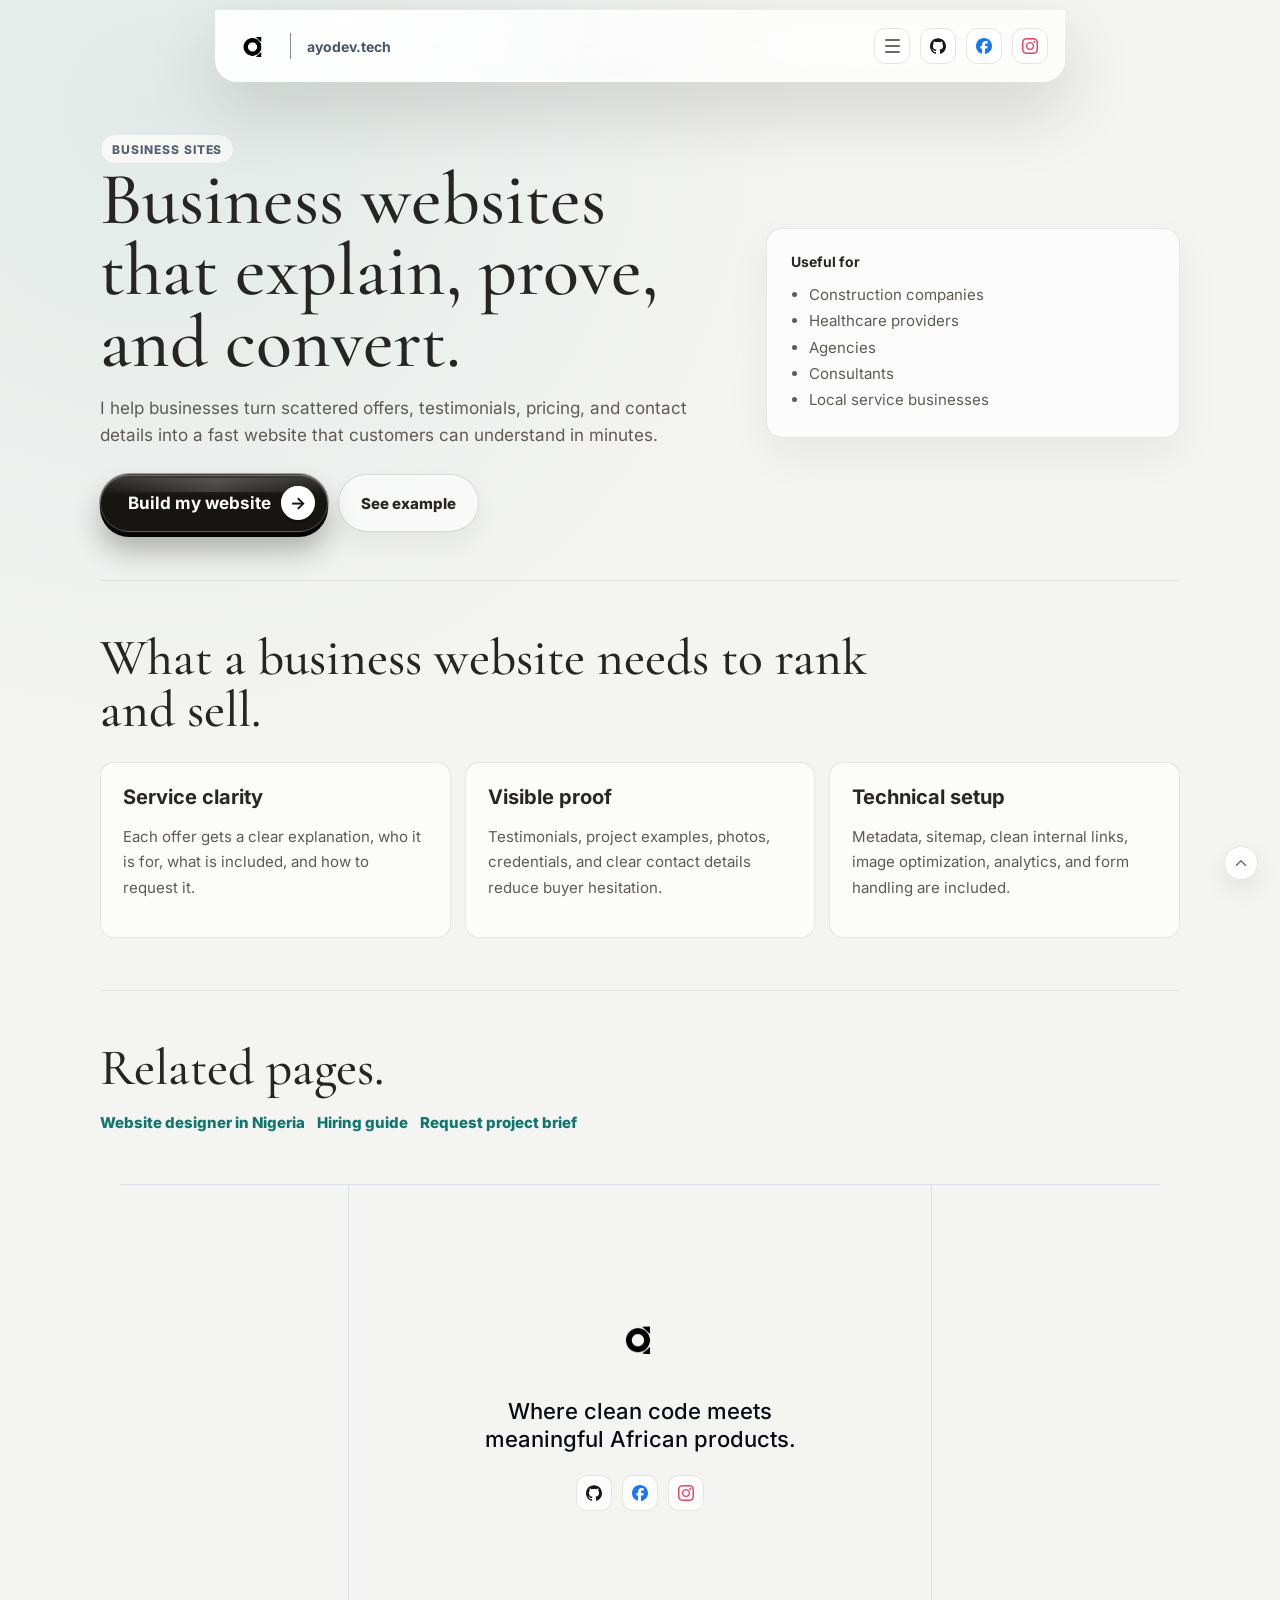
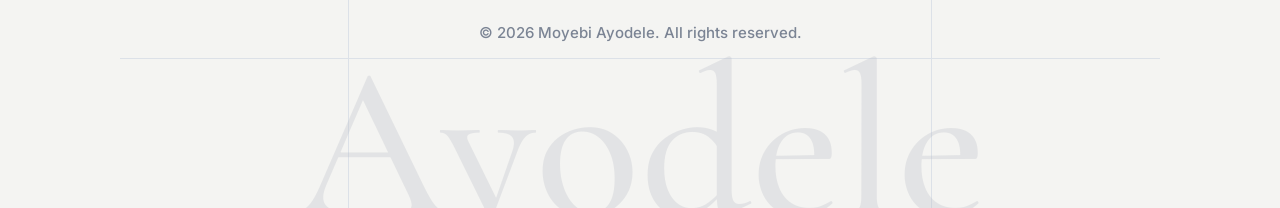
<file: business-website-design/index.html>
<!doctype html>
<html lang="en">
  <head>
    <meta charset="utf-8" />
    <meta name="viewport" content="width=device-width, initial-scale=1" />
    <title>Business Website Design - ayodev.tech</title>
    <meta name="description" content="Business website design for service companies, local brands, startups, and teams that need a fast website with pricing, proof, forms, and SEO structure." />
    <meta name="robots" content="index, follow" />
    <link rel="canonical" href="https://ayodev.tech/business-website-design/" />
    <link rel="icon" type="image/png" sizes="32x32" href="/assets/favicon-32.png" />
    <link rel="apple-touch-icon" sizes="180x180" href="/assets/apple-touch-icon.png" />
    <meta property="og:type" content="website" />
    <meta property="og:title" content="Business Website Design - ayodev.tech" />
    <meta property="og:description" content="Conversion-focused business websites with service pages, pricing, testimonials, lead forms, and launch polish." />
    <meta property="og:url" content="https://ayodev.tech/business-website-design/" />
    <meta property="og:image" content="https://ayodev.tech/assets/projects/philsanconstruct.webp" />
    <script type="application/ld+json">
      {"@context":"https://schema.org","@type":"Service","name":"Business website design","provider":{"@type":"Person","name":"Moyebi Ayodele Oluwasegun","url":"https://ayodev.tech/"},"serviceType":"Business website design","url":"https://ayodev.tech/business-website-design/"}
    </script>
    <link rel="stylesheet" href="/styles.css?v=seo-pages" />
  </head>
  <body class="seo-page">
    <header class="site-nav" aria-label="Primary navigation">
      <a class="brand" href="/" aria-label="Ayodele home">
        <img src="/assets/ayodele-personal-logo.png" alt="ayodev.tech logo" />
        <span>ayodev.tech</span>
      </a>
      <nav aria-label="Page menu shortcut"></nav>
      <div class="nav-actions" aria-label="Social and page links">
        <div class="nav-menu" data-nav-menu>
          <button class="hamburger-button" type="button" aria-label="Open page menu" aria-expanded="false" aria-controls="page-menu" data-menu-toggle>
            <span aria-hidden="true"></span>
            <span aria-hidden="true"></span>
            <span aria-hidden="true"></span>
          </button>
          <div class="page-menu" id="page-menu" hidden data-menu-panel>
            <div>
              <b>Main</b>
              <a href="/">Home</a>
              <a href="/#about">About</a>
              <a href="/#services">Services</a>
              <a href="/#projects">Projects</a>
              <a href="/#showcase">Project showcase</a>
              <a href="/#pricing">Pricing</a>
              <a href="/#hire">Hire</a>
            </div>
            <div>
              <b>Services</b>
              <a href="/website-design-nigeria/">Website design in Nigeria</a>
              <a href="/portfolio-website-design/">Portfolio website design</a>
              <a href="/business-website-design/">Business website design</a>
              <a href="/web-app-development/">Web app development</a>
              <a href="/ai-product-development/">AI product development</a>
            </div>
            <div>
              <b>Projects</b>
              <a href="/projects/eventpass/">EventPass</a>
              <a href="/projects/zahthic/">Zahthic Healthcare</a>
              <a href="/projects/philsanconstruct/">Philsan Construct</a>
            </div>
            <div>
              <b>Guides</b>
              <a href="/guides/website-cost-nigeria/">Website cost in Nigeria</a>
              <a href="/guides/portfolio-website-checklist/">Portfolio website checklist</a>
              <a href="/guides/website-vs-web-app/">Website vs web app</a>
              <a href="/guides/hiring-website-designer/">Hiring a website designer</a>
              <a href="/intake.html">Project intake</a>
            </div>
          </div>
        </div>
        <a href="https://github.com/MoyebiAyo" aria-label="GitHub"><img src="/assets/logos/github.svg" alt="GitHub logo" /></a>
        <a href="https://web.facebook.com/moyebi.ayodele/" aria-label="Facebook"><img src="/assets/logos/facebook.svg" alt="Facebook logo" /></a>
        <a href="https://www.instagram.com/ayothedesigner_/" aria-label="Instagram"><img src="/assets/logos/instagram.svg" alt="Instagram logo" /></a>
      </div>
    </header>
    <main id="top" class="page-shell">
      <section class="page-hero"><div><span class="price-kicker">Business sites</span><h1>Business websites that explain, prove, and convert.</h1><p>I help businesses turn scattered offers, testimonials, pricing, and contact details into a fast website that customers can understand in minutes.</p><div class="page-actions"><a class="cta" href="https://wa.me/2348078933943?text=Hi%20Ayodele%2C%20I%20need%20a%20business%20website." target="_blank" rel="noopener noreferrer">Build my website<span aria-hidden="true">&rarr;</span></a><a class="secondary-cta" href="/projects/philsanconstruct/">See example</a></div></div><aside class="page-panel"><b>Useful for</b><ul><li>Construction companies</li><li>Healthcare providers</li><li>Agencies</li><li>Consultants</li><li>Local service businesses</li></ul></aside></section>
      <section class="content-band"><h2>What a business website needs to rank and sell.</h2><div class="content-grid"><article class="content-block"><h3>Service clarity</h3><p>Each offer gets a clear explanation, who it is for, what is included, and how to request it.</p></article><article class="content-block"><h3>Visible proof</h3><p>Testimonials, project examples, photos, credentials, and clear contact details reduce buyer hesitation.</p></article><article class="content-block"><h3>Technical setup</h3><p>Metadata, sitemap, clean internal links, image optimization, analytics, and form handling are included.</p></article></div></section>
      <section class="content-band"><h2>Related pages.</h2><div class="seo-footer-links"><a href="/website-design-nigeria/">Website designer in Nigeria</a><a href="/guides/hiring-website-designer/">Hiring guide</a><a href="/#hire">Request project brief</a></div></section>
    </main>
    <footer id="footer">
      <img src="/assets/ayodele-personal-logo.png" alt="ayodev.tech logo" />
      <h2>Where clean code meets meaningful African products.</h2>
      <div>
        <a href="https://github.com/MoyebiAyo" aria-label="GitHub"><img src="/assets/logos/github.svg" alt="GitHub logo" /></a>
        <a href="https://web.facebook.com/moyebi.ayodele/" aria-label="Facebook"><img src="/assets/logos/facebook.svg" alt="Facebook logo" /></a>
        <a href="https://www.instagram.com/ayothedesigner_/" aria-label="Instagram"><img src="/assets/logos/instagram.svg" alt="Instagram logo" /></a>
      </div>
      <p>© 2026 Moyebi Ayodele. All rights reserved.</p>
      <strong aria-hidden="true">Ayodele</strong>
      <a class="to-top" href="#top" aria-label="Back to top"><svg class="icon" aria-hidden="true" viewBox="0 0 24 24"><path d="m6 15 6-6 6 6" /></svg></a>
    </footer>

<script src="/assets/site-menu.js"></script>
  </body>
</html>
</file>
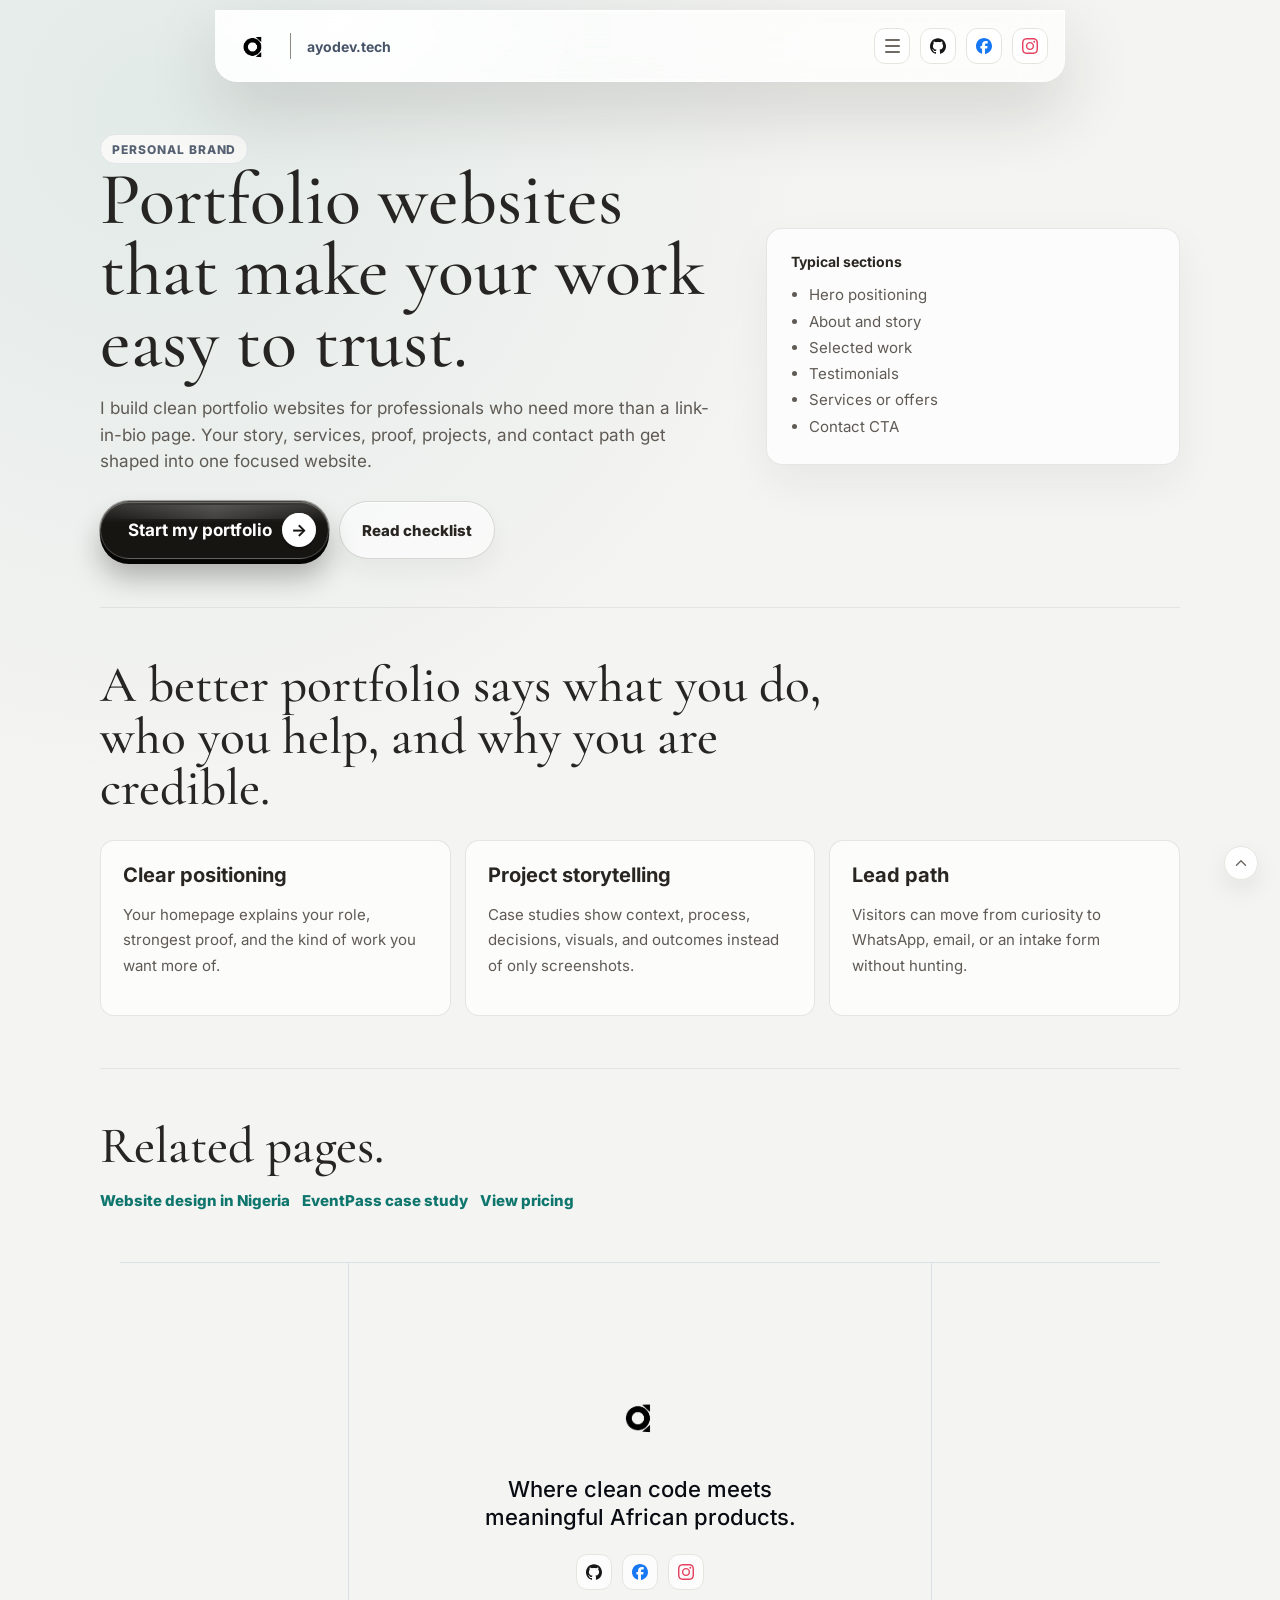
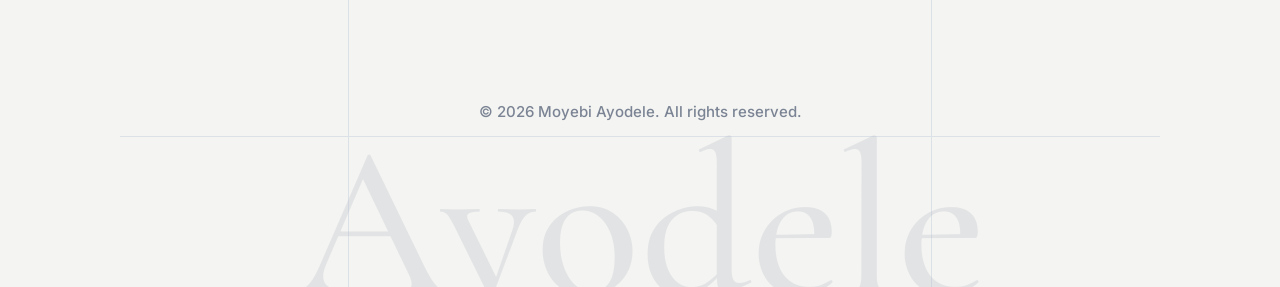
<file: portfolio-website-design/index.html>
<!doctype html>
<html lang="en">
  <head>
    <meta charset="utf-8" />
    <meta name="viewport" content="width=device-width, initial-scale=1" />
    <title>Portfolio Website Designer - ayodev.tech</title>
    <meta name="description" content="Portfolio website design for founders, designers, developers, creators, consultants, and professionals who need a credible personal website." />
    <meta name="robots" content="index, follow" />
    <link rel="canonical" href="https://ayodev.tech/portfolio-website-design/" />
    <link rel="icon" type="image/png" sizes="32x32" href="/assets/favicon-32.png" />
    <link rel="apple-touch-icon" sizes="180x180" href="/assets/apple-touch-icon.png" />
    <meta property="og:type" content="website" />
    <meta property="og:title" content="Portfolio Website Designer - ayodev.tech" />
    <meta property="og:description" content="Personal portfolio websites that turn your work, story, proof, and services into a clear online presence." />
    <meta property="og:url" content="https://ayodev.tech/portfolio-website-design/" />
    <meta property="og:image" content="https://ayodev.tech/assets/founder-portrait.webp" />
    <script type="application/ld+json">
      {"@context":"https://schema.org","@type":"Service","name":"Portfolio website design","provider":{"@type":"Person","name":"Moyebi Ayodele Oluwasegun","url":"https://ayodev.tech/"},"serviceType":"Portfolio website design","url":"https://ayodev.tech/portfolio-website-design/"}
    </script>
    <link rel="stylesheet" href="/styles.css?v=seo-pages" />
  </head>
  <body class="seo-page">
    <header class="site-nav" aria-label="Primary navigation">
      <a class="brand" href="/" aria-label="Ayodele home">
        <img src="/assets/ayodele-personal-logo.png" alt="ayodev.tech logo" />
        <span>ayodev.tech</span>
      </a>
      <nav aria-label="Page menu shortcut"></nav>
      <div class="nav-actions" aria-label="Social and page links">
        <div class="nav-menu" data-nav-menu>
          <button class="hamburger-button" type="button" aria-label="Open page menu" aria-expanded="false" aria-controls="page-menu" data-menu-toggle>
            <span aria-hidden="true"></span>
            <span aria-hidden="true"></span>
            <span aria-hidden="true"></span>
          </button>
          <div class="page-menu" id="page-menu" hidden data-menu-panel>
            <div>
              <b>Main</b>
              <a href="/">Home</a>
              <a href="/#about">About</a>
              <a href="/#services">Services</a>
              <a href="/#projects">Projects</a>
              <a href="/#showcase">Project showcase</a>
              <a href="/#pricing">Pricing</a>
              <a href="/#hire">Hire</a>
            </div>
            <div>
              <b>Services</b>
              <a href="/website-design-nigeria/">Website design in Nigeria</a>
              <a href="/portfolio-website-design/">Portfolio website design</a>
              <a href="/business-website-design/">Business website design</a>
              <a href="/web-app-development/">Web app development</a>
              <a href="/ai-product-development/">AI product development</a>
            </div>
            <div>
              <b>Projects</b>
              <a href="/projects/eventpass/">EventPass</a>
              <a href="/projects/zahthic/">Zahthic Healthcare</a>
              <a href="/projects/philsanconstruct/">Philsan Construct</a>
            </div>
            <div>
              <b>Guides</b>
              <a href="/guides/website-cost-nigeria/">Website cost in Nigeria</a>
              <a href="/guides/portfolio-website-checklist/">Portfolio website checklist</a>
              <a href="/guides/website-vs-web-app/">Website vs web app</a>
              <a href="/guides/hiring-website-designer/">Hiring a website designer</a>
              <a href="/intake.html">Project intake</a>
            </div>
          </div>
        </div>
        <a href="https://github.com/MoyebiAyo" aria-label="GitHub"><img src="/assets/logos/github.svg" alt="GitHub logo" /></a>
        <a href="https://web.facebook.com/moyebi.ayodele/" aria-label="Facebook"><img src="/assets/logos/facebook.svg" alt="Facebook logo" /></a>
        <a href="https://www.instagram.com/ayothedesigner_/" aria-label="Instagram"><img src="/assets/logos/instagram.svg" alt="Instagram logo" /></a>
      </div>
    </header>
    <main id="top" class="page-shell">
      <section class="page-hero">
        <div><span class="price-kicker">Personal brand</span><h1>Portfolio websites that make your work easy to trust.</h1><p>I build clean portfolio websites for professionals who need more than a link-in-bio page. Your story, services, proof, projects, and contact path get shaped into one focused website.</p><div class="page-actions"><a class="cta" href="https://wa.me/2348078933943?text=Hi%20Ayodele%2C%20I%20need%20a%20portfolio%20website." target="_blank" rel="noopener noreferrer">Start my portfolio<span aria-hidden="true">&rarr;</span></a><a class="secondary-cta" href="/guides/portfolio-website-checklist/">Read checklist</a></div></div>
        <aside class="page-panel"><b>Typical sections</b><ul><li>Hero positioning</li><li>About and story</li><li>Selected work</li><li>Testimonials</li><li>Services or offers</li><li>Contact CTA</li></ul></aside>
      </section>
      <section class="content-band"><h2>A better portfolio says what you do, who you help, and why you are credible.</h2><div class="content-grid"><article class="content-block"><h3>Clear positioning</h3><p>Your homepage explains your role, strongest proof, and the kind of work you want more of.</p></article><article class="content-block"><h3>Project storytelling</h3><p>Case studies show context, process, decisions, visuals, and outcomes instead of only screenshots.</p></article><article class="content-block"><h3>Lead path</h3><p>Visitors can move from curiosity to WhatsApp, email, or an intake form without hunting.</p></article></div></section>
      <section class="content-band"><h2>Related pages.</h2><div class="seo-footer-links"><a href="/website-design-nigeria/">Website design in Nigeria</a><a href="/projects/eventpass/">EventPass case study</a><a href="/#pricing">View pricing</a></div></section>
    </main>
    <footer id="footer">
      <img src="/assets/ayodele-personal-logo.png" alt="ayodev.tech logo" />
      <h2>Where clean code meets meaningful African products.</h2>
      <div>
        <a href="https://github.com/MoyebiAyo" aria-label="GitHub"><img src="/assets/logos/github.svg" alt="GitHub logo" /></a>
        <a href="https://web.facebook.com/moyebi.ayodele/" aria-label="Facebook"><img src="/assets/logos/facebook.svg" alt="Facebook logo" /></a>
        <a href="https://www.instagram.com/ayothedesigner_/" aria-label="Instagram"><img src="/assets/logos/instagram.svg" alt="Instagram logo" /></a>
      </div>
      <p>© 2026 Moyebi Ayodele. All rights reserved.</p>
      <strong aria-hidden="true">Ayodele</strong>
      <a class="to-top" href="#top" aria-label="Back to top"><svg class="icon" aria-hidden="true" viewBox="0 0 24 24"><path d="m6 15 6-6 6 6" /></svg></a>
    </footer>

<script src="/assets/site-menu.js"></script>
  </body>
</html>
</file>
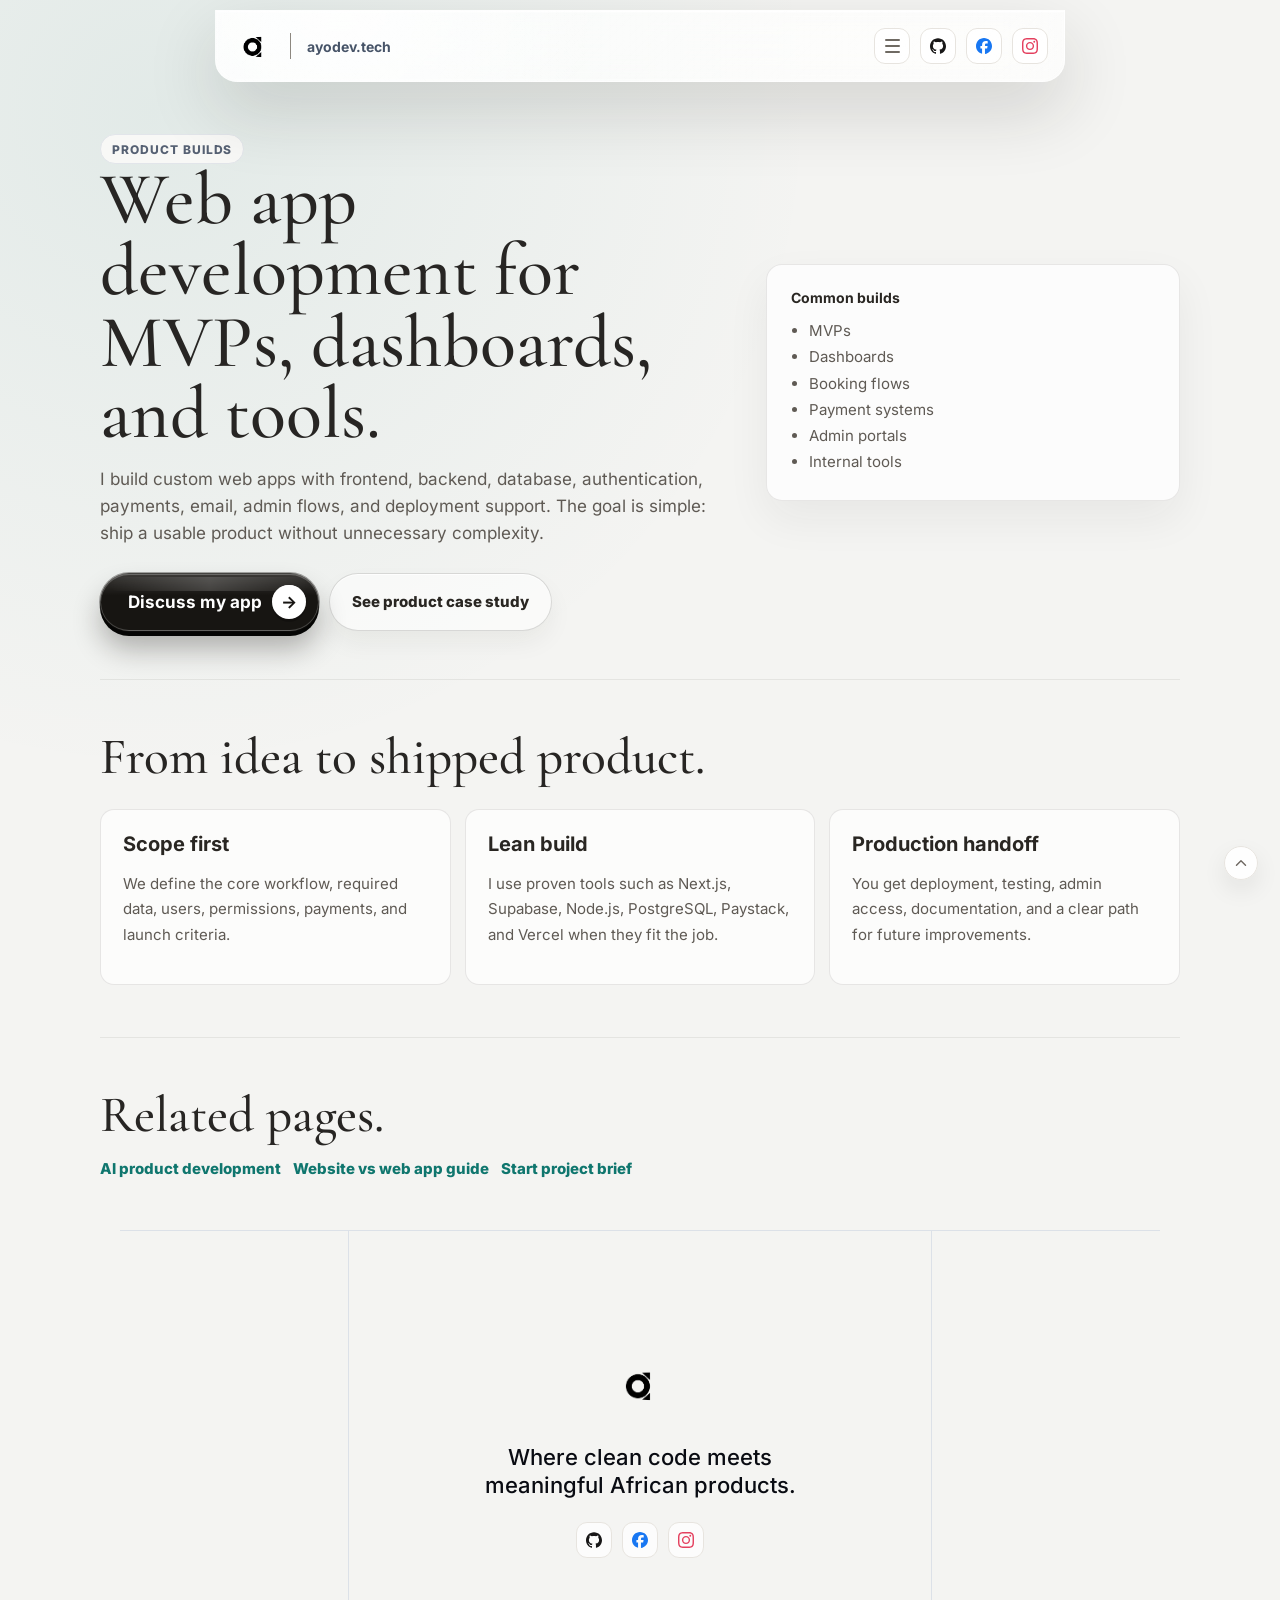
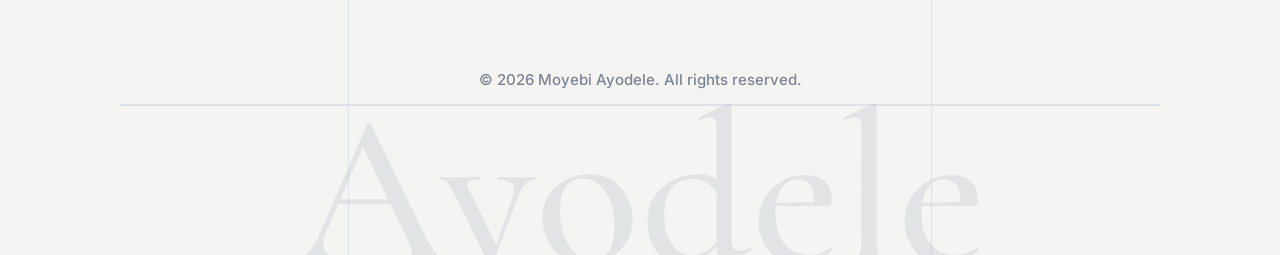
<file: web-app-development/index.html>
<!doctype html>
<html lang="en">
  <head>
    <meta charset="utf-8" />
    <meta name="viewport" content="width=device-width, initial-scale=1" />
    <title>Web App Developer in Nigeria - ayodev.tech</title>
    <meta name="description" content="Custom web app development for MVPs, dashboards, auth flows, payments, databases, admin tools, and product launches in Nigeria and Africa." />
    <meta name="robots" content="index, follow" />
    <link rel="canonical" href="https://ayodev.tech/web-app-development/" />
    <link rel="icon" type="image/png" sizes="32x32" href="/assets/favicon-32.png" />
    <link rel="apple-touch-icon" sizes="180x180" href="/assets/apple-touch-icon.png" />
    <meta property="og:type" content="website" />
    <meta property="og:title" content="Web App Developer in Nigeria - ayodev.tech" />
    <meta property="og:description" content="Custom web app development for MVPs, dashboards, payments, auth, and product logic." />
    <meta property="og:url" content="https://ayodev.tech/web-app-development/" />
    <meta property="og:image" content="https://ayodev.tech/assets/projects/eventpass.webp" />
    <script type="application/ld+json">
      {"@context":"https://schema.org","@type":"Service","name":"Web app development","provider":{"@type":"Person","name":"Moyebi Ayodele Oluwasegun","url":"https://ayodev.tech/"},"serviceType":"Web application development","url":"https://ayodev.tech/web-app-development/"}
    </script>
    <link rel="stylesheet" href="/styles.css?v=seo-pages" />
  </head>
  <body class="seo-page">
    <header class="site-nav" aria-label="Primary navigation">
      <a class="brand" href="/" aria-label="Ayodele home">
        <img src="/assets/ayodele-personal-logo.png" alt="ayodev.tech logo" />
        <span>ayodev.tech</span>
      </a>
      <nav aria-label="Page menu shortcut"></nav>
      <div class="nav-actions" aria-label="Social and page links">
        <div class="nav-menu" data-nav-menu>
          <button class="hamburger-button" type="button" aria-label="Open page menu" aria-expanded="false" aria-controls="page-menu" data-menu-toggle>
            <span aria-hidden="true"></span>
            <span aria-hidden="true"></span>
            <span aria-hidden="true"></span>
          </button>
          <div class="page-menu" id="page-menu" hidden data-menu-panel>
            <div>
              <b>Main</b>
              <a href="/">Home</a>
              <a href="/#about">About</a>
              <a href="/#services">Services</a>
              <a href="/#projects">Projects</a>
              <a href="/#showcase">Project showcase</a>
              <a href="/#pricing">Pricing</a>
              <a href="/#hire">Hire</a>
            </div>
            <div>
              <b>Services</b>
              <a href="/website-design-nigeria/">Website design in Nigeria</a>
              <a href="/portfolio-website-design/">Portfolio website design</a>
              <a href="/business-website-design/">Business website design</a>
              <a href="/web-app-development/">Web app development</a>
              <a href="/ai-product-development/">AI product development</a>
            </div>
            <div>
              <b>Projects</b>
              <a href="/projects/eventpass/">EventPass</a>
              <a href="/projects/zahthic/">Zahthic Healthcare</a>
              <a href="/projects/philsanconstruct/">Philsan Construct</a>
            </div>
            <div>
              <b>Guides</b>
              <a href="/guides/website-cost-nigeria/">Website cost in Nigeria</a>
              <a href="/guides/portfolio-website-checklist/">Portfolio website checklist</a>
              <a href="/guides/website-vs-web-app/">Website vs web app</a>
              <a href="/guides/hiring-website-designer/">Hiring a website designer</a>
              <a href="/intake.html">Project intake</a>
            </div>
          </div>
        </div>
        <a href="https://github.com/MoyebiAyo" aria-label="GitHub"><img src="/assets/logos/github.svg" alt="GitHub logo" /></a>
        <a href="https://web.facebook.com/moyebi.ayodele/" aria-label="Facebook"><img src="/assets/logos/facebook.svg" alt="Facebook logo" /></a>
        <a href="https://www.instagram.com/ayothedesigner_/" aria-label="Instagram"><img src="/assets/logos/instagram.svg" alt="Instagram logo" /></a>
      </div>
    </header>
    <main id="top" class="page-shell">
      <section class="page-hero"><div><span class="price-kicker">Product builds</span><h1>Web app development for MVPs, dashboards, and tools.</h1><p>I build custom web apps with frontend, backend, database, authentication, payments, email, admin flows, and deployment support. The goal is simple: ship a usable product without unnecessary complexity.</p><div class="page-actions"><a class="cta" href="https://wa.me/2348078933943?text=Hi%20Ayodele%2C%20I%20need%20a%20custom%20web%20app." target="_blank" rel="noopener noreferrer">Discuss my app<span aria-hidden="true">&rarr;</span></a><a class="secondary-cta" href="/projects/eventpass/">See product case study</a></div></div><aside class="page-panel"><b>Common builds</b><ul><li>MVPs</li><li>Dashboards</li><li>Booking flows</li><li>Payment systems</li><li>Admin portals</li><li>Internal tools</li></ul></aside></section>
      <section class="content-band"><h2>From idea to shipped product.</h2><div class="content-grid"><article class="content-block"><h3>Scope first</h3><p>We define the core workflow, required data, users, permissions, payments, and launch criteria.</p></article><article class="content-block"><h3>Lean build</h3><p>I use proven tools such as Next.js, Supabase, Node.js, PostgreSQL, Paystack, and Vercel when they fit the job.</p></article><article class="content-block"><h3>Production handoff</h3><p>You get deployment, testing, admin access, documentation, and a clear path for future improvements.</p></article></div></section>
      <section class="content-band"><h2>Related pages.</h2><div class="seo-footer-links"><a href="/ai-product-development/">AI product development</a><a href="/guides/website-vs-web-app/">Website vs web app guide</a><a href="/#hire">Start project brief</a></div></section>
    </main>
    <footer id="footer">
      <img src="/assets/ayodele-personal-logo.png" alt="ayodev.tech logo" />
      <h2>Where clean code meets meaningful African products.</h2>
      <div>
        <a href="https://github.com/MoyebiAyo" aria-label="GitHub"><img src="/assets/logos/github.svg" alt="GitHub logo" /></a>
        <a href="https://web.facebook.com/moyebi.ayodele/" aria-label="Facebook"><img src="/assets/logos/facebook.svg" alt="Facebook logo" /></a>
        <a href="https://www.instagram.com/ayothedesigner_/" aria-label="Instagram"><img src="/assets/logos/instagram.svg" alt="Instagram logo" /></a>
      </div>
      <p>© 2026 Moyebi Ayodele. All rights reserved.</p>
      <strong aria-hidden="true">Ayodele</strong>
      <a class="to-top" href="#top" aria-label="Back to top"><svg class="icon" aria-hidden="true" viewBox="0 0 24 24"><path d="m6 15 6-6 6 6" /></svg></a>
    </footer>

<script src="/assets/site-menu.js"></script>
  </body>
</html>
</file>
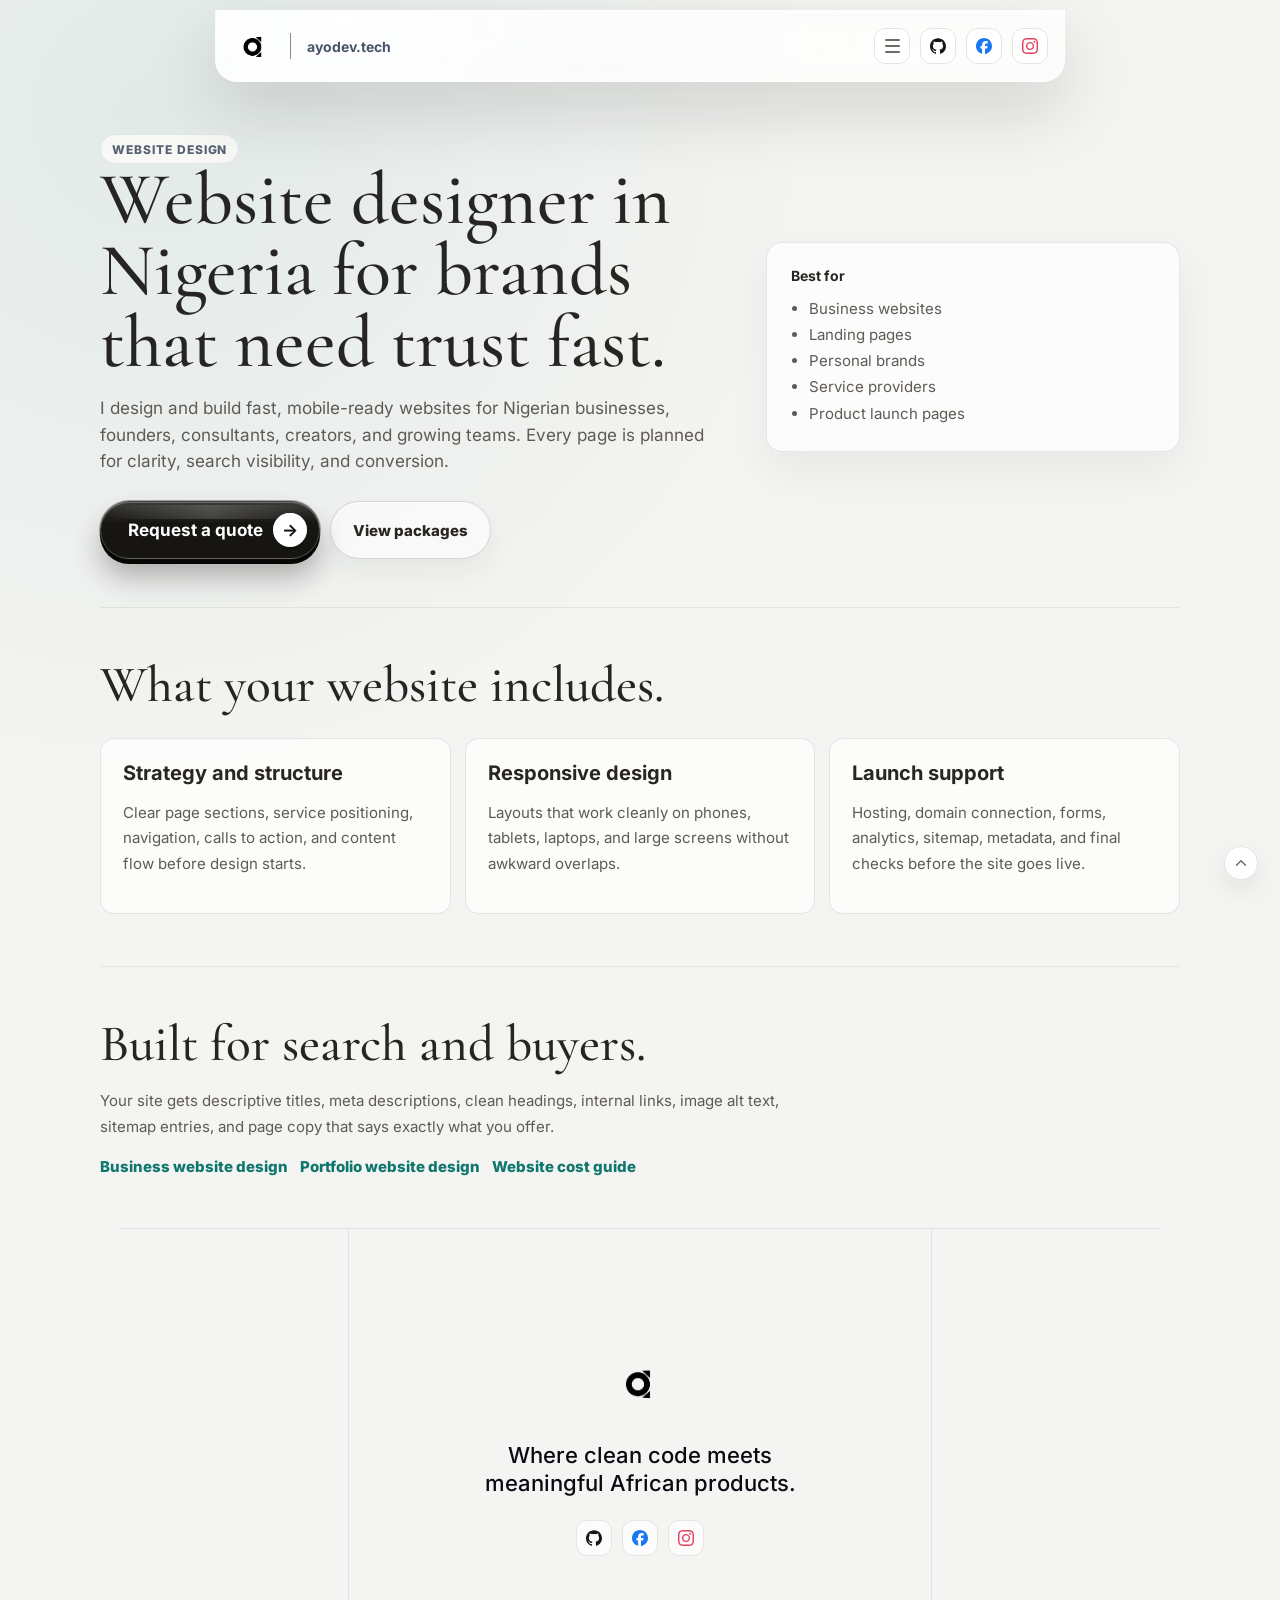
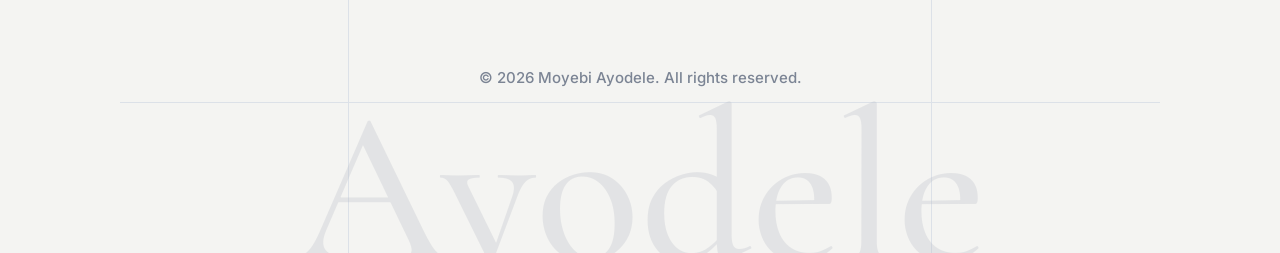
<file: website-design-nigeria/index.html>
<!doctype html>
<html lang="en">
  <head>
    <meta charset="utf-8" />
    <meta name="viewport" content="width=device-width, initial-scale=1" />
    <title>Website Designer in Nigeria - ayodev.tech</title>
    <meta name="description" content="Hire Ayodele for website design in Nigeria. Fast, mobile-ready business websites with SEO structure, conversion copy, contact forms, and launch support." />
    <meta name="robots" content="index, follow" />
    <link rel="canonical" href="https://ayodev.tech/website-design-nigeria/" />
    <link rel="icon" type="image/png" sizes="32x32" href="/assets/favicon-32.png" />
    <link rel="apple-touch-icon" sizes="180x180" href="/assets/apple-touch-icon.png" />
    <meta property="og:type" content="website" />
    <meta property="og:title" content="Website Designer in Nigeria - ayodev.tech" />
    <meta property="og:description" content="Fast, mobile-ready websites for Nigerian businesses, founders, and teams." />
    <meta property="og:url" content="https://ayodev.tech/website-design-nigeria/" />
    <meta property="og:image" content="https://ayodev.tech/assets/ayodele-personal-logo.png" />
    <script type="application/ld+json">
      {"@context":"https://schema.org","@type":"Service","name":"Website design in Nigeria","provider":{"@type":"Person","name":"Moyebi Ayodele Oluwasegun","url":"https://ayodev.tech/"},"areaServed":["Nigeria","Africa","Worldwide"],"serviceType":"Website design","url":"https://ayodev.tech/website-design-nigeria/"}
    </script>
    <link rel="stylesheet" href="/styles.css?v=seo-pages" />
  </head>
  <body class="seo-page">
    <header class="site-nav" aria-label="Primary navigation">
      <a class="brand" href="/" aria-label="Ayodele home">
        <img src="/assets/ayodele-personal-logo.png" alt="ayodev.tech logo" />
        <span>ayodev.tech</span>
      </a>
      <nav aria-label="Page menu shortcut"></nav>
      <div class="nav-actions" aria-label="Social and page links">
        <div class="nav-menu" data-nav-menu>
          <button class="hamburger-button" type="button" aria-label="Open page menu" aria-expanded="false" aria-controls="page-menu" data-menu-toggle>
            <span aria-hidden="true"></span>
            <span aria-hidden="true"></span>
            <span aria-hidden="true"></span>
          </button>
          <div class="page-menu" id="page-menu" hidden data-menu-panel>
            <div>
              <b>Main</b>
              <a href="/">Home</a>
              <a href="/#about">About</a>
              <a href="/#services">Services</a>
              <a href="/#projects">Projects</a>
              <a href="/#showcase">Project showcase</a>
              <a href="/#pricing">Pricing</a>
              <a href="/#hire">Hire</a>
            </div>
            <div>
              <b>Services</b>
              <a href="/website-design-nigeria/">Website design in Nigeria</a>
              <a href="/portfolio-website-design/">Portfolio website design</a>
              <a href="/business-website-design/">Business website design</a>
              <a href="/web-app-development/">Web app development</a>
              <a href="/ai-product-development/">AI product development</a>
            </div>
            <div>
              <b>Projects</b>
              <a href="/projects/eventpass/">EventPass</a>
              <a href="/projects/zahthic/">Zahthic Healthcare</a>
              <a href="/projects/philsanconstruct/">Philsan Construct</a>
            </div>
            <div>
              <b>Guides</b>
              <a href="/guides/website-cost-nigeria/">Website cost in Nigeria</a>
              <a href="/guides/portfolio-website-checklist/">Portfolio website checklist</a>
              <a href="/guides/website-vs-web-app/">Website vs web app</a>
              <a href="/guides/hiring-website-designer/">Hiring a website designer</a>
              <a href="/intake.html">Project intake</a>
            </div>
          </div>
        </div>
        <a href="https://github.com/MoyebiAyo" aria-label="GitHub"><img src="/assets/logos/github.svg" alt="GitHub logo" /></a>
        <a href="https://web.facebook.com/moyebi.ayodele/" aria-label="Facebook"><img src="/assets/logos/facebook.svg" alt="Facebook logo" /></a>
        <a href="https://www.instagram.com/ayothedesigner_/" aria-label="Instagram"><img src="/assets/logos/instagram.svg" alt="Instagram logo" /></a>
      </div>
    </header>
    <main id="top" class="page-shell">
      <section class="page-hero">
        <div>
          <span class="price-kicker">Website design</span>
          <h1>Website designer in Nigeria for brands that need trust fast.</h1>
          <p>I design and build fast, mobile-ready websites for Nigerian businesses, founders, consultants, creators, and growing teams. Every page is planned for clarity, search visibility, and conversion.</p>
          <div class="page-actions">
            <a class="cta" href="https://wa.me/2348078933943?text=Hi%20Ayodele%2C%20I%20need%20a%20website%20for%20my%20business." target="_blank" rel="noopener noreferrer">Request a quote<span aria-hidden="true">&rarr;</span></a>
            <a class="secondary-cta" href="/#pricing">View packages</a>
          </div>
        </div>
        <aside class="page-panel">
          <b>Best for</b>
          <ul>
            <li>Business websites</li>
            <li>Landing pages</li>
            <li>Personal brands</li>
            <li>Service providers</li>
            <li>Product launch pages</li>
          </ul>
        </aside>
      </section>
      <section class="content-band">
        <h2>What your website includes.</h2>
        <div class="content-grid">
          <article class="content-block"><h3>Strategy and structure</h3><p>Clear page sections, service positioning, navigation, calls to action, and content flow before design starts.</p></article>
          <article class="content-block"><h3>Responsive design</h3><p>Layouts that work cleanly on phones, tablets, laptops, and large screens without awkward overlaps.</p></article>
          <article class="content-block"><h3>Launch support</h3><p>Hosting, domain connection, forms, analytics, sitemap, metadata, and final checks before the site goes live.</p></article>
        </div>
      </section>
      <section class="content-band">
        <h2>Built for search and buyers.</h2>
        <p>Your site gets descriptive titles, meta descriptions, clean headings, internal links, image alt text, sitemap entries, and page copy that says exactly what you offer.</p>
        <div class="seo-footer-links">
          <a href="/business-website-design/">Business website design</a>
          <a href="/portfolio-website-design/">Portfolio website design</a>
          <a href="/guides/website-cost-nigeria/">Website cost guide</a>
        </div>
      </section>
    </main>
    <footer id="footer">
      <img src="/assets/ayodele-personal-logo.png" alt="ayodev.tech logo" />
      <h2>Where clean code meets meaningful African products.</h2>
      <div>
        <a href="https://github.com/MoyebiAyo" aria-label="GitHub"><img src="/assets/logos/github.svg" alt="GitHub logo" /></a>
        <a href="https://web.facebook.com/moyebi.ayodele/" aria-label="Facebook"><img src="/assets/logos/facebook.svg" alt="Facebook logo" /></a>
        <a href="https://www.instagram.com/ayothedesigner_/" aria-label="Instagram"><img src="/assets/logos/instagram.svg" alt="Instagram logo" /></a>
      </div>
      <p>© 2026 Moyebi Ayodele. All rights reserved.</p>
      <strong aria-hidden="true">Ayodele</strong>
      <a class="to-top" href="#top" aria-label="Back to top"><svg class="icon" aria-hidden="true" viewBox="0 0 24 24"><path d="m6 15 6-6 6 6" /></svg></a>
    </footer>

<script src="/assets/site-menu.js"></script>
  </body>
</html>
</file>
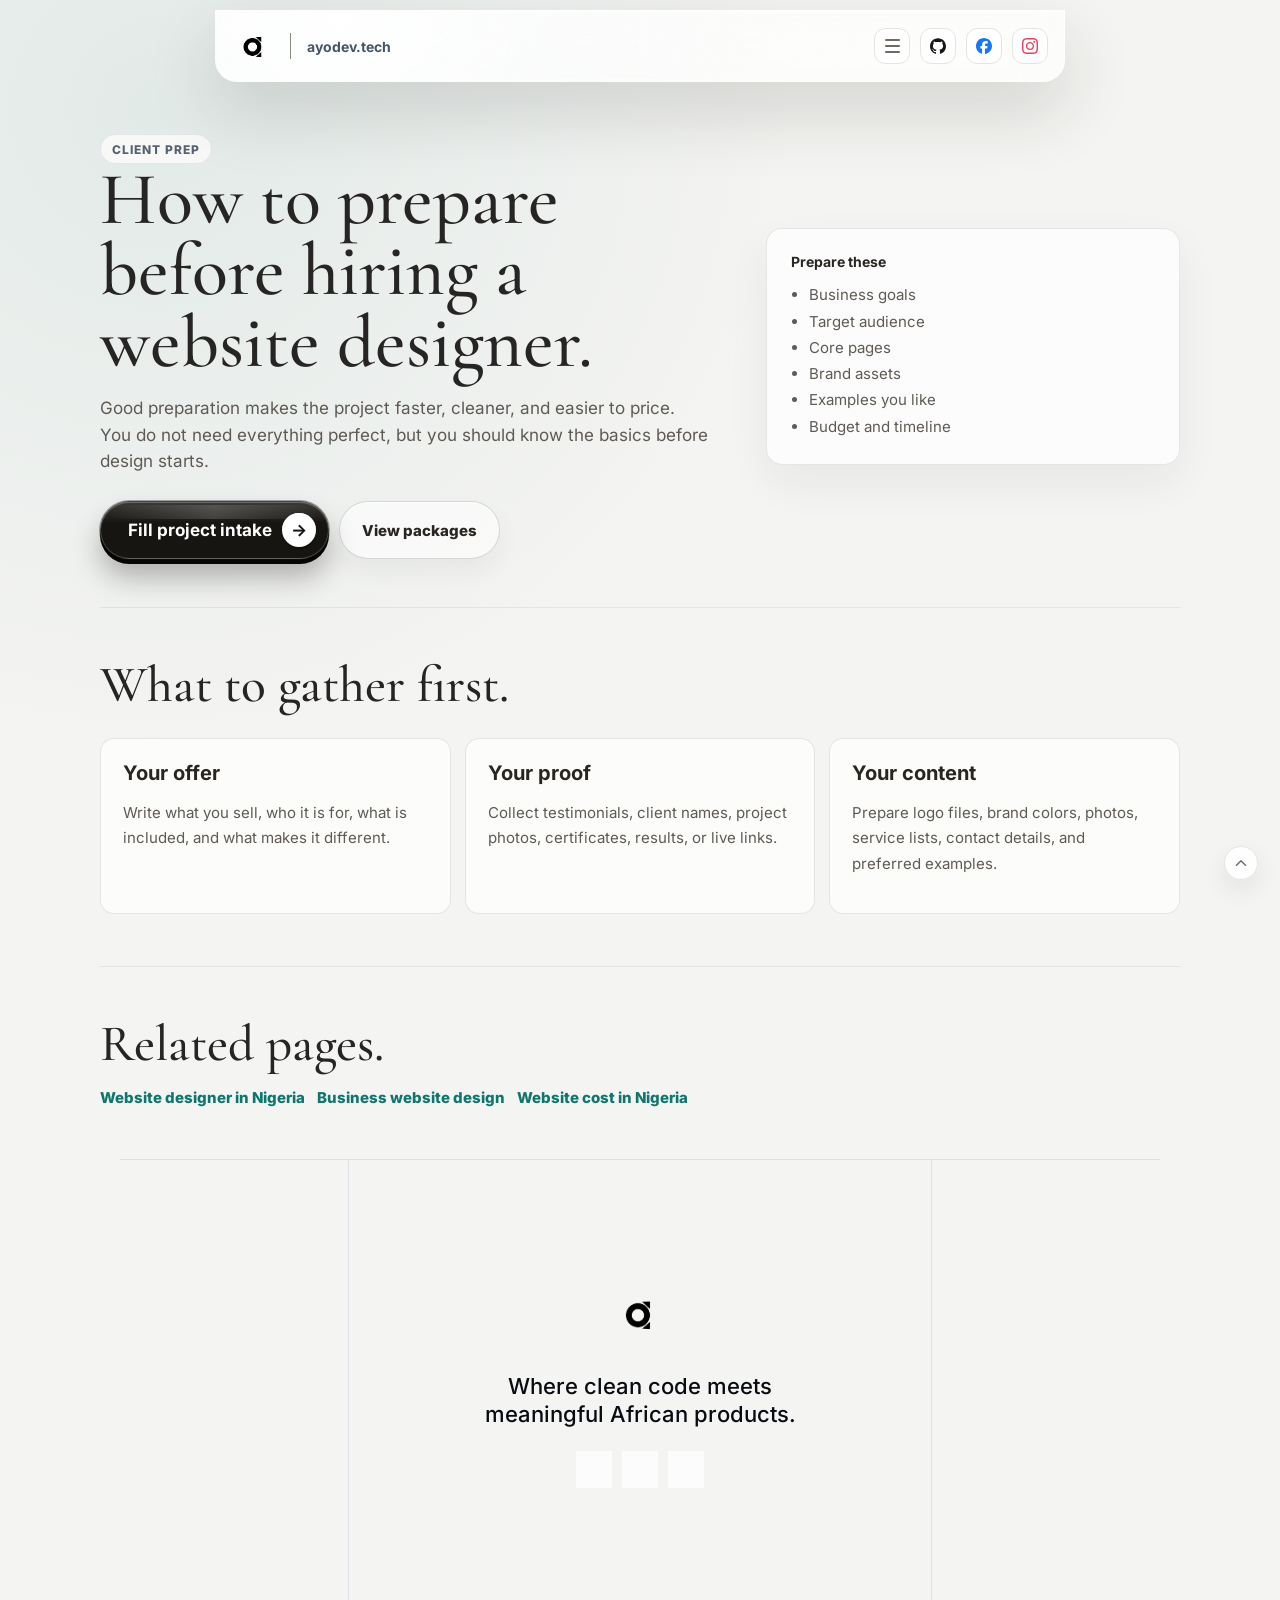
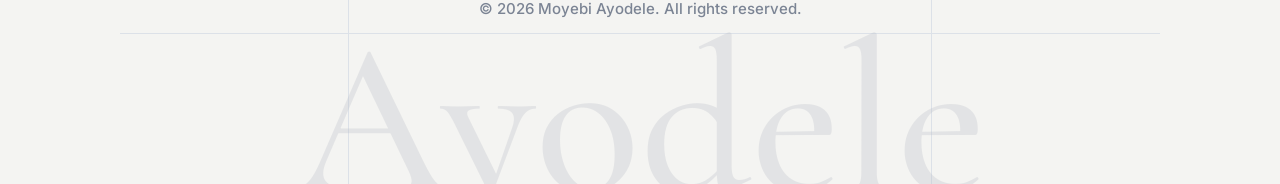
<file: guides/hiring-website-designer/index.html>
<!doctype html>
<html lang="en">
  <head>
    <meta charset="utf-8" />
    <meta name="viewport" content="width=device-width, initial-scale=1" />
    <title>How to Prepare Before Hiring a Website Designer</title>
    <meta name="description" content="A practical guide to preparing your goals, content, brand assets, budget, timeline, examples, and decision makers before hiring a website designer." />
    <meta name="robots" content="index, follow" />
    <link rel="canonical" href="https://ayodev.tech/guides/hiring-website-designer/" />
    <link rel="icon" type="image/png" sizes="32x32" href="/assets/favicon-32.png" />
    <link rel="apple-touch-icon" sizes="180x180" href="/assets/apple-touch-icon.png" />
    <meta property="og:type" content="article" />
    <meta property="og:title" content="How to Prepare Before Hiring a Website Designer" />
    <meta property="og:description" content="What to prepare before you hire a website designer, so the project moves faster and costs less." />
    <meta property="og:url" content="https://ayodev.tech/guides/hiring-website-designer/" />
    <meta property="og:image" content="https://ayodev.tech/assets/ayodele-personal-logo.png" />
    <script type="application/ld+json">
      {"@context":"https://schema.org","@type":"Article","headline":"How to Prepare Before Hiring a Website Designer","author":{"@type":"Person","name":"Moyebi Ayodele Oluwasegun","url":"https://ayodev.tech/"},"mainEntityOfPage":"https://ayodev.tech/guides/hiring-website-designer/"}
    </script>
    <link rel="stylesheet" href="/styles.css?v=seo-pages" />
  </head>
  <body class="seo-page">
    <header class="site-nav" aria-label="Primary navigation">
      <a class="brand" href="/" aria-label="Ayodele home">
        <img src="/assets/ayodele-personal-logo.png" alt="ayodev.tech logo" />
        <span>ayodev.tech</span>
      </a>
      <nav aria-label="Page menu shortcut"></nav>
      <div class="nav-actions" aria-label="Social and page links">
        <div class="nav-menu" data-nav-menu>
          <button class="hamburger-button" type="button" aria-label="Open page menu" aria-expanded="false" aria-controls="page-menu" data-menu-toggle>
            <span aria-hidden="true"></span>
            <span aria-hidden="true"></span>
            <span aria-hidden="true"></span>
          </button>
          <div class="page-menu" id="page-menu" hidden data-menu-panel>
            <div>
              <b>Main</b>
              <a href="/">Home</a>
              <a href="/#about">About</a>
              <a href="/#services">Services</a>
              <a href="/#projects">Projects</a>
              <a href="/#showcase">Project showcase</a>
              <a href="/#pricing">Pricing</a>
              <a href="/#hire">Hire</a>
            </div>
            <div>
              <b>Services</b>
              <a href="/website-design-nigeria/">Website design in Nigeria</a>
              <a href="/portfolio-website-design/">Portfolio website design</a>
              <a href="/business-website-design/">Business website design</a>
              <a href="/web-app-development/">Web app development</a>
              <a href="/ai-product-development/">AI product development</a>
            </div>
            <div>
              <b>Projects</b>
              <a href="/projects/eventpass/">EventPass</a>
              <a href="/projects/zahthic/">Zahthic Healthcare</a>
              <a href="/projects/philsanconstruct/">Philsan Construct</a>
            </div>
            <div>
              <b>Guides</b>
              <a href="/guides/website-cost-nigeria/">Website cost in Nigeria</a>
              <a href="/guides/portfolio-website-checklist/">Portfolio website checklist</a>
              <a href="/guides/website-vs-web-app/">Website vs web app</a>
              <a href="/guides/hiring-website-designer/">Hiring a website designer</a>
              <a href="/intake.html">Project intake</a>
            </div>
          </div>
        </div>
        <a href="https://github.com/MoyebiAyo" aria-label="GitHub"><img src="/assets/logos/github.svg" alt="GitHub logo" /></a>
        <a href="https://web.facebook.com/moyebi.ayodele/" aria-label="Facebook"><img src="/assets/logos/facebook.svg" alt="Facebook logo" /></a>
        <a href="https://www.instagram.com/ayothedesigner_/" aria-label="Instagram"><img src="/assets/logos/instagram.svg" alt="Instagram logo" /></a>
      </div>
    </header>
    <main id="top" class="page-shell">
      <section class="page-hero"><div><span class="price-kicker">Client prep</span><h1>How to prepare before hiring a website designer.</h1><p>Good preparation makes the project faster, cleaner, and easier to price. You do not need everything perfect, but you should know the basics before design starts.</p><div class="page-actions"><a class="cta" href="/intake.html">Fill project intake<span aria-hidden="true">&rarr;</span></a><a class="secondary-cta" href="/#pricing">View packages</a></div></div><aside class="page-panel"><b>Prepare these</b><ul><li>Business goals</li><li>Target audience</li><li>Core pages</li><li>Brand assets</li><li>Examples you like</li><li>Budget and timeline</li></ul></aside></section>
      <section class="content-band"><h2>What to gather first.</h2><div class="content-grid"><article class="content-block"><h3>Your offer</h3><p>Write what you sell, who it is for, what is included, and what makes it different.</p></article><article class="content-block"><h3>Your proof</h3><p>Collect testimonials, client names, project photos, certificates, results, or live links.</p></article><article class="content-block"><h3>Your content</h3><p>Prepare logo files, brand colors, photos, service lists, contact details, and preferred examples.</p></article></div></section>
      <section class="content-band"><h2>Related pages.</h2><div class="seo-footer-links"><a href="/website-design-nigeria/">Website designer in Nigeria</a><a href="/business-website-design/">Business website design</a><a href="/guides/website-cost-nigeria/">Website cost in Nigeria</a></div></section>
    </main>
    <footer id="footer">
      <img src="/assets/ayodele-personal-logo.png" alt="ayodev.tech logo" />
      <h2>Where clean code meets meaningful African products.</h2>
      <div>
        <a href="https://github.com/MoyebiAyo" aria-label="GitHub"><img src="/assets/logos/github.svg" alt="GitHub logo" /></a>
        <a href="https://web.facebook.com/moyebi.ayodele/" aria-label="Facebook"><img src="/assets/logos/facebook.svg" alt="Facebook logo" /></a>
        <a href="https://www.instagram.com/ayothedesigner_/" aria-label="Instagram"><img src="/assets/logos/instagram.svg" alt="Instagram logo" /></a>
      </div>
      <p>© 2026 Moyebi Ayodele. All rights reserved.</p>
      <strong aria-hidden="true">Ayodele</strong>
      <a class="to-top" href="#top" aria-label="Back to top"><svg class="icon" aria-hidden="true" viewBox="0 0 24 24"><path d="m6 15 6-6 6 6" /></svg></a>
    </footer>

<script src="/assets/site-menu.js"></script>
  </body>
</html>
</file>
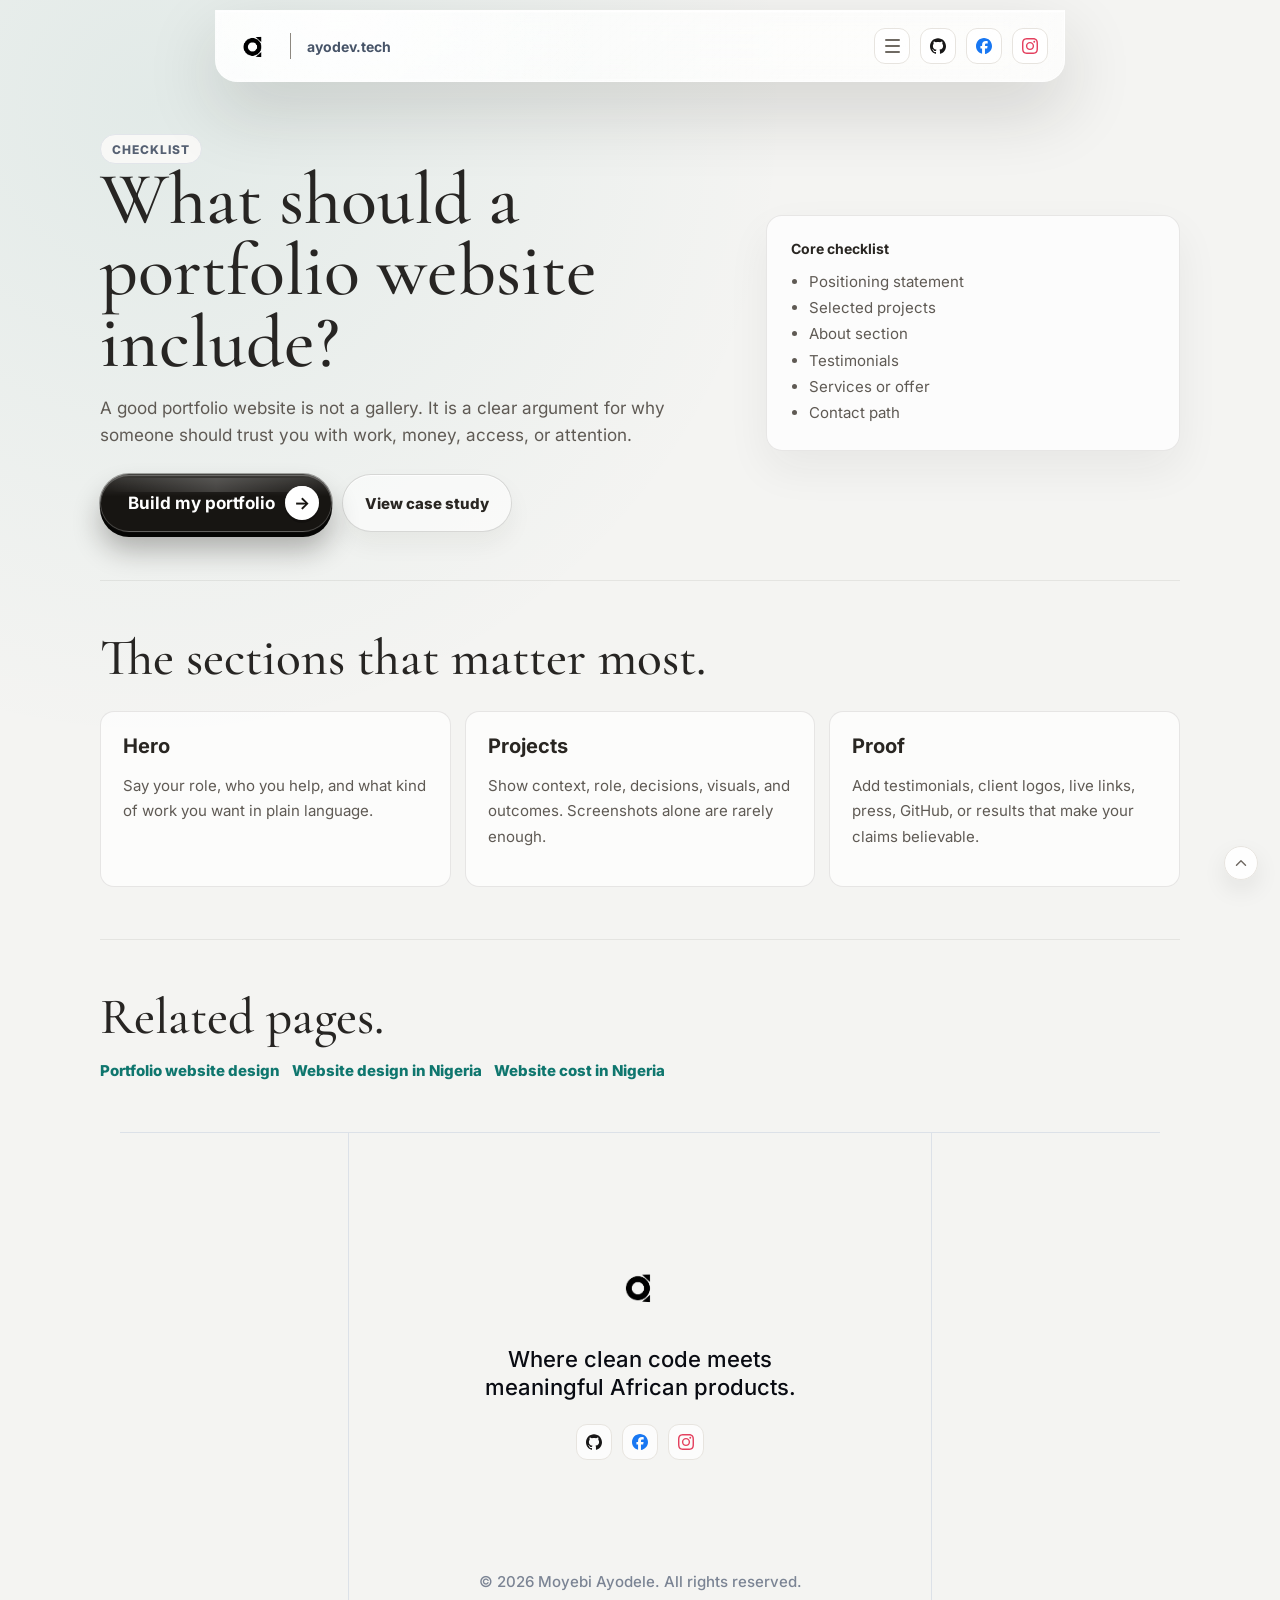
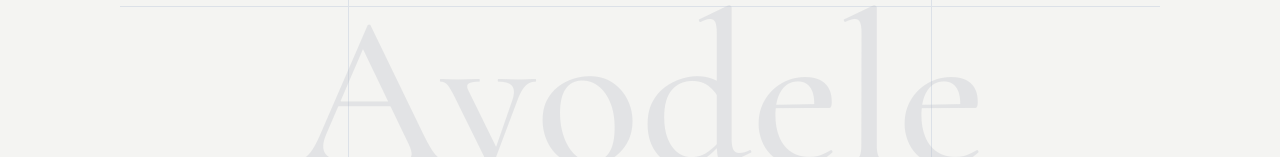
<file: guides/portfolio-website-checklist/index.html>
<!doctype html>
<html lang="en">
  <head>
    <meta charset="utf-8" />
    <meta name="viewport" content="width=device-width, initial-scale=1" />
    <title>Portfolio Website Checklist for Professionals</title>
    <meta name="description" content="A portfolio website checklist covering positioning, projects, about section, testimonials, services, contact paths, SEO, and mobile polish." />
    <meta name="robots" content="index, follow" />
    <link rel="canonical" href="https://ayodev.tech/guides/portfolio-website-checklist/" />
    <link rel="icon" type="image/png" sizes="32x32" href="/assets/favicon-32.png" />
    <link rel="apple-touch-icon" sizes="180x180" href="/assets/apple-touch-icon.png" />
    <meta property="og:type" content="article" />
    <meta property="og:title" content="Portfolio Website Checklist for Professionals" />
    <meta property="og:description" content="What to include before launching a credible portfolio website." />
    <meta property="og:url" content="https://ayodev.tech/guides/portfolio-website-checklist/" />
    <meta property="og:image" content="https://ayodev.tech/assets/founder-portrait.webp" />
    <script type="application/ld+json">
      {"@context":"https://schema.org","@type":"Article","headline":"Portfolio Website Checklist for Professionals","author":{"@type":"Person","name":"Moyebi Ayodele Oluwasegun","url":"https://ayodev.tech/"},"mainEntityOfPage":"https://ayodev.tech/guides/portfolio-website-checklist/"}
    </script>
    <link rel="stylesheet" href="/styles.css?v=seo-pages" />
  </head>
  <body class="seo-page">
    <header class="site-nav" aria-label="Primary navigation">
      <a class="brand" href="/" aria-label="Ayodele home">
        <img src="/assets/ayodele-personal-logo.png" alt="ayodev.tech logo" />
        <span>ayodev.tech</span>
      </a>
      <nav aria-label="Page menu shortcut"></nav>
      <div class="nav-actions" aria-label="Social and page links">
        <div class="nav-menu" data-nav-menu>
          <button class="hamburger-button" type="button" aria-label="Open page menu" aria-expanded="false" aria-controls="page-menu" data-menu-toggle>
            <span aria-hidden="true"></span>
            <span aria-hidden="true"></span>
            <span aria-hidden="true"></span>
          </button>
          <div class="page-menu" id="page-menu" hidden data-menu-panel>
            <div>
              <b>Main</b>
              <a href="/">Home</a>
              <a href="/#about">About</a>
              <a href="/#services">Services</a>
              <a href="/#projects">Projects</a>
              <a href="/#showcase">Project showcase</a>
              <a href="/#pricing">Pricing</a>
              <a href="/#hire">Hire</a>
            </div>
            <div>
              <b>Services</b>
              <a href="/website-design-nigeria/">Website design in Nigeria</a>
              <a href="/portfolio-website-design/">Portfolio website design</a>
              <a href="/business-website-design/">Business website design</a>
              <a href="/web-app-development/">Web app development</a>
              <a href="/ai-product-development/">AI product development</a>
            </div>
            <div>
              <b>Projects</b>
              <a href="/projects/eventpass/">EventPass</a>
              <a href="/projects/zahthic/">Zahthic Healthcare</a>
              <a href="/projects/philsanconstruct/">Philsan Construct</a>
            </div>
            <div>
              <b>Guides</b>
              <a href="/guides/website-cost-nigeria/">Website cost in Nigeria</a>
              <a href="/guides/portfolio-website-checklist/">Portfolio website checklist</a>
              <a href="/guides/website-vs-web-app/">Website vs web app</a>
              <a href="/guides/hiring-website-designer/">Hiring a website designer</a>
              <a href="/intake.html">Project intake</a>
            </div>
          </div>
        </div>
        <a href="https://github.com/MoyebiAyo" aria-label="GitHub"><img src="/assets/logos/github.svg" alt="GitHub logo" /></a>
        <a href="https://web.facebook.com/moyebi.ayodele/" aria-label="Facebook"><img src="/assets/logos/facebook.svg" alt="Facebook logo" /></a>
        <a href="https://www.instagram.com/ayothedesigner_/" aria-label="Instagram"><img src="/assets/logos/instagram.svg" alt="Instagram logo" /></a>
      </div>
    </header>
    <main id="top" class="page-shell">
      <section class="page-hero"><div><span class="price-kicker">Checklist</span><h1>What should a portfolio website include?</h1><p>A good portfolio website is not a gallery. It is a clear argument for why someone should trust you with work, money, access, or attention.</p><div class="page-actions"><a class="cta" href="/portfolio-website-design/">Build my portfolio<span aria-hidden="true">&rarr;</span></a><a class="secondary-cta" href="/projects/eventpass/">View case study</a></div></div><aside class="page-panel"><b>Core checklist</b><ul><li>Positioning statement</li><li>Selected projects</li><li>About section</li><li>Testimonials</li><li>Services or offer</li><li>Contact path</li></ul></aside></section>
      <section class="content-band"><h2>The sections that matter most.</h2><div class="content-grid"><article class="content-block"><h3>Hero</h3><p>Say your role, who you help, and what kind of work you want in plain language.</p></article><article class="content-block"><h3>Projects</h3><p>Show context, role, decisions, visuals, and outcomes. Screenshots alone are rarely enough.</p></article><article class="content-block"><h3>Proof</h3><p>Add testimonials, client logos, live links, press, GitHub, or results that make your claims believable.</p></article></div></section>
      <section class="content-band"><h2>Related pages.</h2><div class="seo-footer-links"><a href="/portfolio-website-design/">Portfolio website design</a><a href="/website-design-nigeria/">Website design in Nigeria</a><a href="/guides/website-cost-nigeria/">Website cost in Nigeria</a></div></section>
    </main>
    <footer id="footer">
      <img src="/assets/ayodele-personal-logo.png" alt="ayodev.tech logo" />
      <h2>Where clean code meets meaningful African products.</h2>
      <div>
        <a href="https://github.com/MoyebiAyo" aria-label="GitHub"><img src="/assets/logos/github.svg" alt="GitHub logo" /></a>
        <a href="https://web.facebook.com/moyebi.ayodele/" aria-label="Facebook"><img src="/assets/logos/facebook.svg" alt="Facebook logo" /></a>
        <a href="https://www.instagram.com/ayothedesigner_/" aria-label="Instagram"><img src="/assets/logos/instagram.svg" alt="Instagram logo" /></a>
      </div>
      <p>© 2026 Moyebi Ayodele. All rights reserved.</p>
      <strong aria-hidden="true">Ayodele</strong>
      <a class="to-top" href="#top" aria-label="Back to top"><svg class="icon" aria-hidden="true" viewBox="0 0 24 24"><path d="m6 15 6-6 6 6" /></svg></a>
    </footer>

<script src="/assets/site-menu.js"></script>
  </body>
</html>
</file>
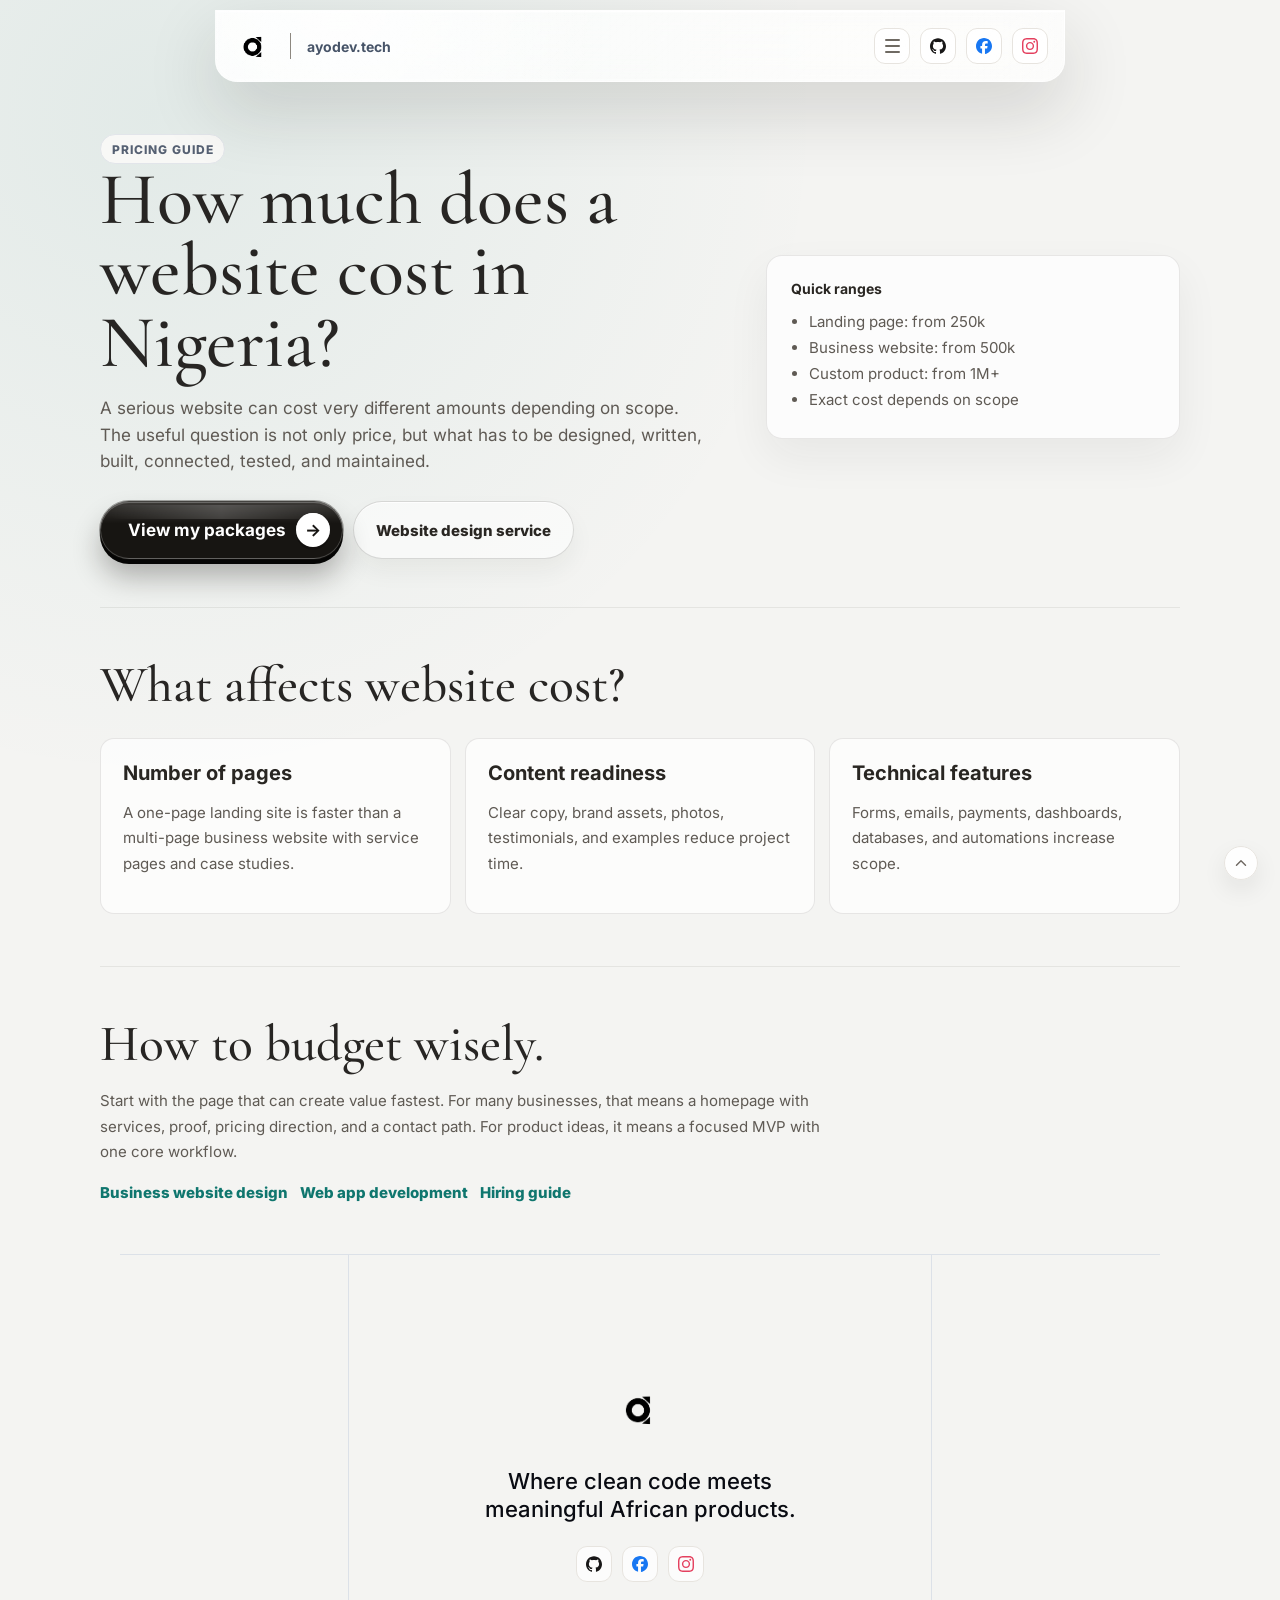
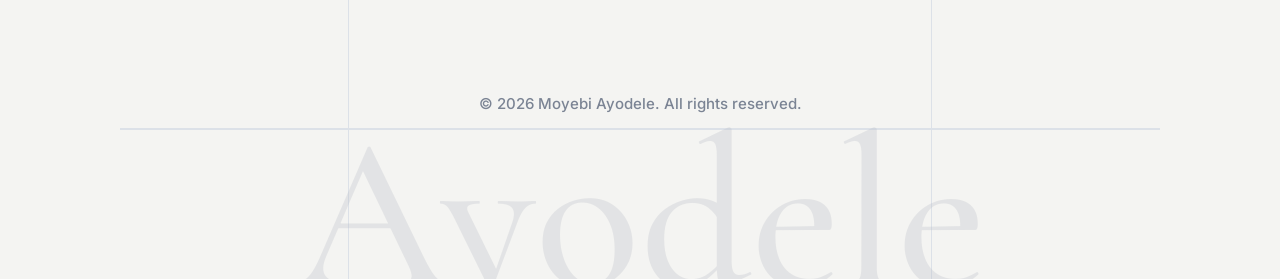
<file: guides/website-cost-nigeria/index.html>
<!doctype html>
<html lang="en">
  <head>
    <meta charset="utf-8" />
    <meta name="viewport" content="width=device-width, initial-scale=1" />
    <title>How Much Does a Website Cost in Nigeria?</title>
    <meta name="description" content="A practical guide to website cost in Nigeria, including landing pages, business websites, portfolio sites, web apps, hosting, domains, and email setup." />
    <meta name="robots" content="index, follow" />
    <link rel="canonical" href="https://ayodev.tech/guides/website-cost-nigeria/" />
    <link rel="icon" type="image/png" sizes="32x32" href="/assets/favicon-32.png" />
    <link rel="apple-touch-icon" sizes="180x180" href="/assets/apple-touch-icon.png" />
    <meta property="og:type" content="article" />
    <meta property="og:title" content="How Much Does a Website Cost in Nigeria?" />
    <meta property="og:description" content="A clear pricing guide for Nigerian businesses planning a website or web app." />
    <meta property="og:url" content="https://ayodev.tech/guides/website-cost-nigeria/" />
    <meta property="og:image" content="https://ayodev.tech/assets/ayodele-personal-logo.png" />
    <script type="application/ld+json">
      {"@context":"https://schema.org","@type":"Article","headline":"How Much Does a Website Cost in Nigeria?","author":{"@type":"Person","name":"Moyebi Ayodele Oluwasegun","url":"https://ayodev.tech/"},"mainEntityOfPage":"https://ayodev.tech/guides/website-cost-nigeria/"}
    </script>
    <link rel="stylesheet" href="/styles.css?v=seo-pages" />
  </head>
  <body class="seo-page">
    <header class="site-nav" aria-label="Primary navigation">
      <a class="brand" href="/" aria-label="Ayodele home">
        <img src="/assets/ayodele-personal-logo.png" alt="ayodev.tech logo" />
        <span>ayodev.tech</span>
      </a>
      <nav aria-label="Page menu shortcut"></nav>
      <div class="nav-actions" aria-label="Social and page links">
        <div class="nav-menu" data-nav-menu>
          <button class="hamburger-button" type="button" aria-label="Open page menu" aria-expanded="false" aria-controls="page-menu" data-menu-toggle>
            <span aria-hidden="true"></span>
            <span aria-hidden="true"></span>
            <span aria-hidden="true"></span>
          </button>
          <div class="page-menu" id="page-menu" hidden data-menu-panel>
            <div>
              <b>Main</b>
              <a href="/">Home</a>
              <a href="/#about">About</a>
              <a href="/#services">Services</a>
              <a href="/#projects">Projects</a>
              <a href="/#showcase">Project showcase</a>
              <a href="/#pricing">Pricing</a>
              <a href="/#hire">Hire</a>
            </div>
            <div>
              <b>Services</b>
              <a href="/website-design-nigeria/">Website design in Nigeria</a>
              <a href="/portfolio-website-design/">Portfolio website design</a>
              <a href="/business-website-design/">Business website design</a>
              <a href="/web-app-development/">Web app development</a>
              <a href="/ai-product-development/">AI product development</a>
            </div>
            <div>
              <b>Projects</b>
              <a href="/projects/eventpass/">EventPass</a>
              <a href="/projects/zahthic/">Zahthic Healthcare</a>
              <a href="/projects/philsanconstruct/">Philsan Construct</a>
            </div>
            <div>
              <b>Guides</b>
              <a href="/guides/website-cost-nigeria/">Website cost in Nigeria</a>
              <a href="/guides/portfolio-website-checklist/">Portfolio website checklist</a>
              <a href="/guides/website-vs-web-app/">Website vs web app</a>
              <a href="/guides/hiring-website-designer/">Hiring a website designer</a>
              <a href="/intake.html">Project intake</a>
            </div>
          </div>
        </div>
        <a href="https://github.com/MoyebiAyo" aria-label="GitHub"><img src="/assets/logos/github.svg" alt="GitHub logo" /></a>
        <a href="https://web.facebook.com/moyebi.ayodele/" aria-label="Facebook"><img src="/assets/logos/facebook.svg" alt="Facebook logo" /></a>
        <a href="https://www.instagram.com/ayothedesigner_/" aria-label="Instagram"><img src="/assets/logos/instagram.svg" alt="Instagram logo" /></a>
      </div>
    </header>
    <main id="top" class="page-shell">
      <section class="page-hero"><div><span class="price-kicker">Pricing guide</span><h1>How much does a website cost in Nigeria?</h1><p>A serious website can cost very different amounts depending on scope. The useful question is not only price, but what has to be designed, written, built, connected, tested, and maintained.</p><div class="page-actions"><a class="cta" href="/#pricing">View my packages<span aria-hidden="true">&rarr;</span></a><a class="secondary-cta" href="/website-design-nigeria/">Website design service</a></div></div><aside class="page-panel"><b>Quick ranges</b><ul><li>Landing page: from 250k</li><li>Business website: from 500k</li><li>Custom product: from 1M+</li><li>Exact cost depends on scope</li></ul></aside></section>
      <section class="content-band"><h2>What affects website cost?</h2><div class="content-grid"><article class="content-block"><h3>Number of pages</h3><p>A one-page landing site is faster than a multi-page business website with service pages and case studies.</p></article><article class="content-block"><h3>Content readiness</h3><p>Clear copy, brand assets, photos, testimonials, and examples reduce project time.</p></article><article class="content-block"><h3>Technical features</h3><p>Forms, emails, payments, dashboards, databases, and automations increase scope.</p></article></div></section>
      <section class="content-band"><h2>How to budget wisely.</h2><p>Start with the page that can create value fastest. For many businesses, that means a homepage with services, proof, pricing direction, and a contact path. For product ideas, it means a focused MVP with one core workflow.</p><div class="seo-footer-links"><a href="/business-website-design/">Business website design</a><a href="/web-app-development/">Web app development</a><a href="/guides/hiring-website-designer/">Hiring guide</a></div></section>
    </main>
    <footer id="footer">
      <img src="/assets/ayodele-personal-logo.png" alt="ayodev.tech logo" />
      <h2>Where clean code meets meaningful African products.</h2>
      <div>
        <a href="https://github.com/MoyebiAyo" aria-label="GitHub"><img src="/assets/logos/github.svg" alt="GitHub logo" /></a>
        <a href="https://web.facebook.com/moyebi.ayodele/" aria-label="Facebook"><img src="/assets/logos/facebook.svg" alt="Facebook logo" /></a>
        <a href="https://www.instagram.com/ayothedesigner_/" aria-label="Instagram"><img src="/assets/logos/instagram.svg" alt="Instagram logo" /></a>
      </div>
      <p>© 2026 Moyebi Ayodele. All rights reserved.</p>
      <strong aria-hidden="true">Ayodele</strong>
      <a class="to-top" href="#top" aria-label="Back to top"><svg class="icon" aria-hidden="true" viewBox="0 0 24 24"><path d="m6 15 6-6 6 6" /></svg></a>
    </footer>

<script src="/assets/site-menu.js"></script>
  </body>
</html>
</file>
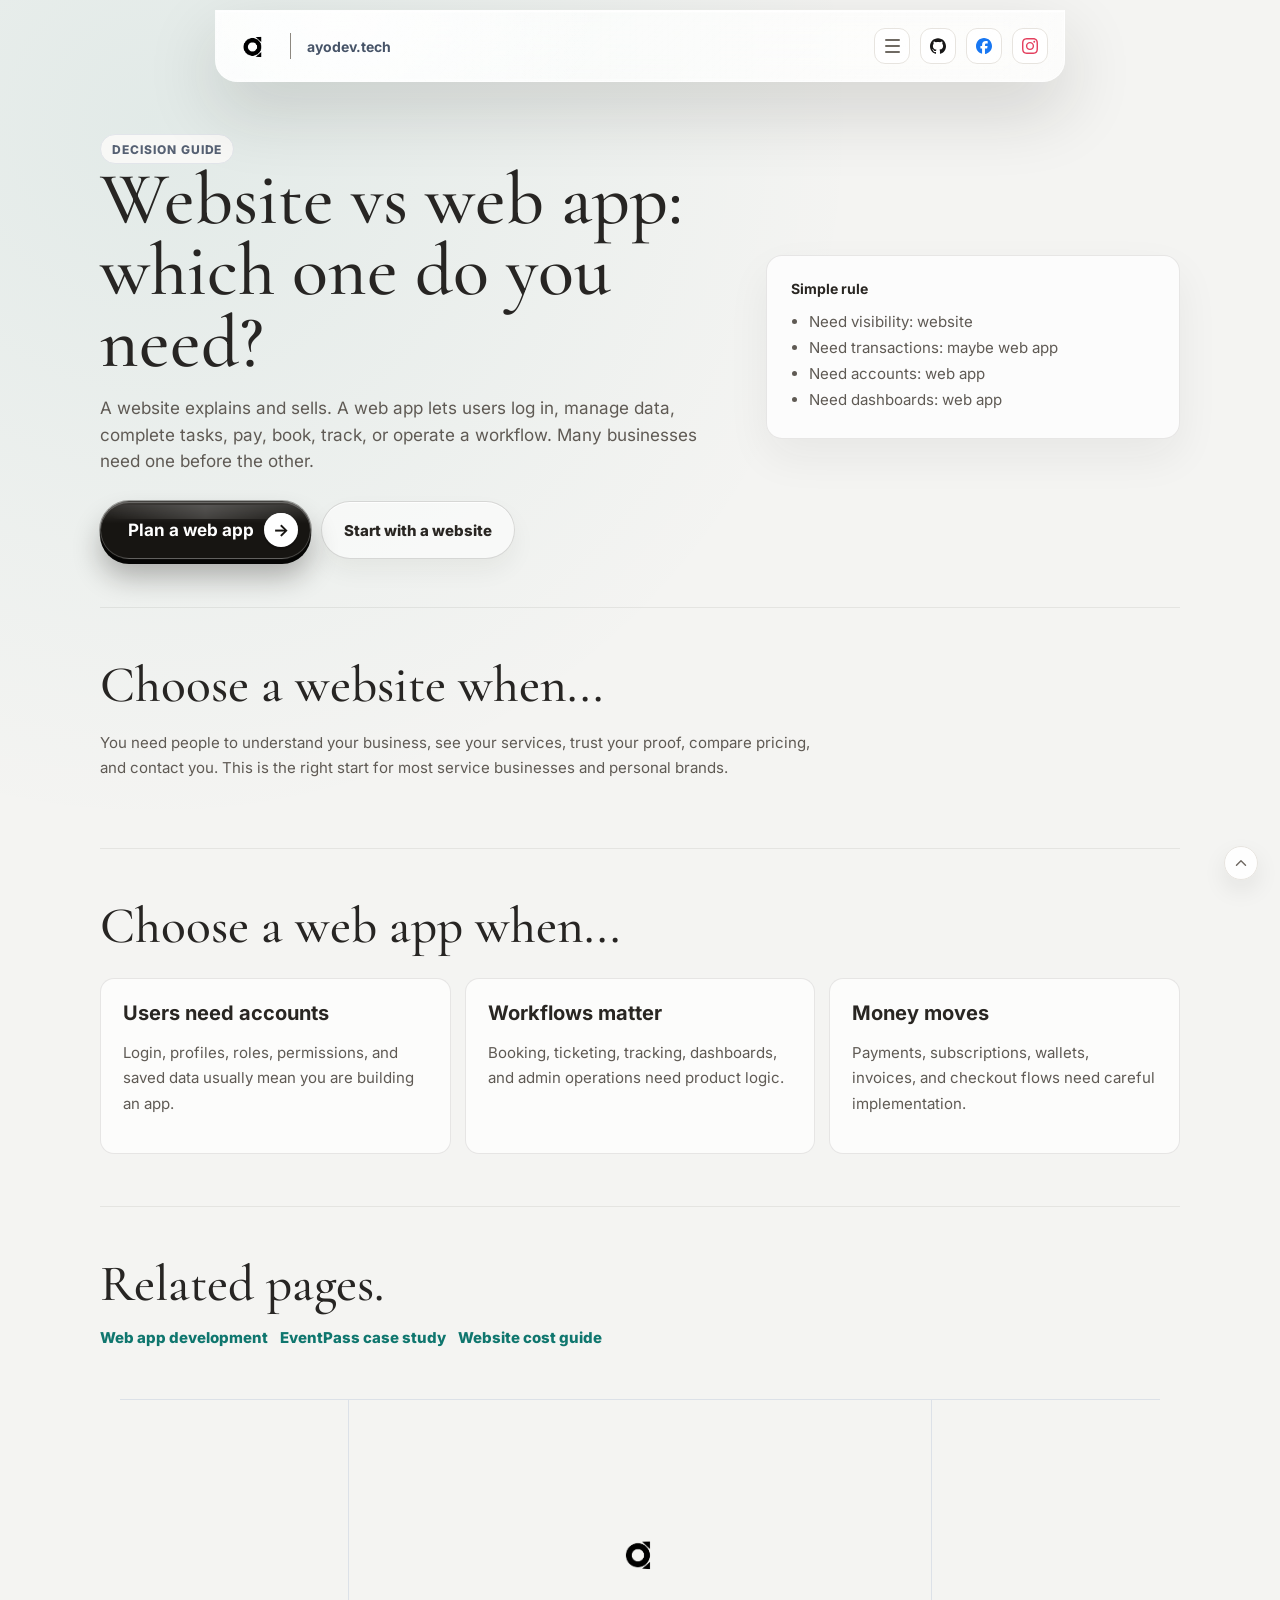
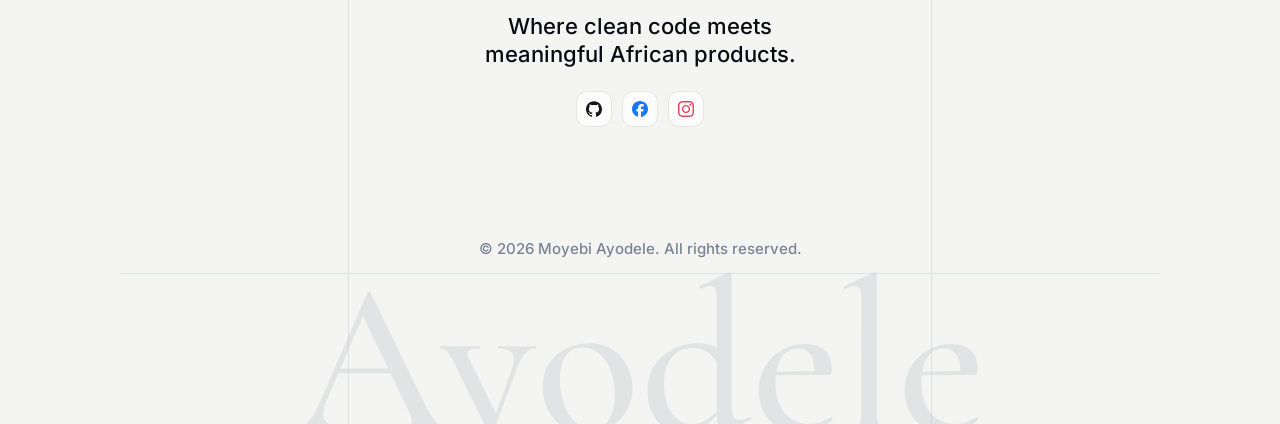
<file: guides/website-vs-web-app/index.html>
<!doctype html>
<html lang="en">
  <head>
    <meta charset="utf-8" />
    <meta name="viewport" content="width=device-width, initial-scale=1" />
    <title>Website vs Web App: Which One Do You Need?</title>
    <meta name="description" content="A clear guide to choosing between a website and a web app, with examples for businesses, startups, dashboards, MVPs, forms, and payments." />
    <meta name="robots" content="index, follow" />
    <link rel="canonical" href="https://ayodev.tech/guides/website-vs-web-app/" />
    <link rel="icon" type="image/png" sizes="32x32" href="/assets/favicon-32.png" />
    <link rel="apple-touch-icon" sizes="180x180" href="/assets/apple-touch-icon.png" />
    <meta property="og:type" content="article" />
    <meta property="og:title" content="Website vs Web App: Which One Do You Need?" />
    <meta property="og:description" content="How to decide whether to build a marketing website, web app, dashboard, or MVP." />
    <meta property="og:url" content="https://ayodev.tech/guides/website-vs-web-app/" />
    <meta property="og:image" content="https://ayodev.tech/assets/projects/eventpass.webp" />
    <script type="application/ld+json">
      {"@context":"https://schema.org","@type":"Article","headline":"Website vs Web App: Which One Do You Need?","author":{"@type":"Person","name":"Moyebi Ayodele Oluwasegun","url":"https://ayodev.tech/"},"mainEntityOfPage":"https://ayodev.tech/guides/website-vs-web-app/"}
    </script>
    <link rel="stylesheet" href="/styles.css?v=seo-pages" />
  </head>
  <body class="seo-page">
    <header class="site-nav" aria-label="Primary navigation">
      <a class="brand" href="/" aria-label="Ayodele home">
        <img src="/assets/ayodele-personal-logo.png" alt="ayodev.tech logo" />
        <span>ayodev.tech</span>
      </a>
      <nav aria-label="Page menu shortcut"></nav>
      <div class="nav-actions" aria-label="Social and page links">
        <div class="nav-menu" data-nav-menu>
          <button class="hamburger-button" type="button" aria-label="Open page menu" aria-expanded="false" aria-controls="page-menu" data-menu-toggle>
            <span aria-hidden="true"></span>
            <span aria-hidden="true"></span>
            <span aria-hidden="true"></span>
          </button>
          <div class="page-menu" id="page-menu" hidden data-menu-panel>
            <div>
              <b>Main</b>
              <a href="/">Home</a>
              <a href="/#about">About</a>
              <a href="/#services">Services</a>
              <a href="/#projects">Projects</a>
              <a href="/#showcase">Project showcase</a>
              <a href="/#pricing">Pricing</a>
              <a href="/#hire">Hire</a>
            </div>
            <div>
              <b>Services</b>
              <a href="/website-design-nigeria/">Website design in Nigeria</a>
              <a href="/portfolio-website-design/">Portfolio website design</a>
              <a href="/business-website-design/">Business website design</a>
              <a href="/web-app-development/">Web app development</a>
              <a href="/ai-product-development/">AI product development</a>
            </div>
            <div>
              <b>Projects</b>
              <a href="/projects/eventpass/">EventPass</a>
              <a href="/projects/zahthic/">Zahthic Healthcare</a>
              <a href="/projects/philsanconstruct/">Philsan Construct</a>
            </div>
            <div>
              <b>Guides</b>
              <a href="/guides/website-cost-nigeria/">Website cost in Nigeria</a>
              <a href="/guides/portfolio-website-checklist/">Portfolio website checklist</a>
              <a href="/guides/website-vs-web-app/">Website vs web app</a>
              <a href="/guides/hiring-website-designer/">Hiring a website designer</a>
              <a href="/intake.html">Project intake</a>
            </div>
          </div>
        </div>
        <a href="https://github.com/MoyebiAyo" aria-label="GitHub"><img src="/assets/logos/github.svg" alt="GitHub logo" /></a>
        <a href="https://web.facebook.com/moyebi.ayodele/" aria-label="Facebook"><img src="/assets/logos/facebook.svg" alt="Facebook logo" /></a>
        <a href="https://www.instagram.com/ayothedesigner_/" aria-label="Instagram"><img src="/assets/logos/instagram.svg" alt="Instagram logo" /></a>
      </div>
    </header>
    <main id="top" class="page-shell">
      <section class="page-hero"><div><span class="price-kicker">Decision guide</span><h1>Website vs web app: which one do you need?</h1><p>A website explains and sells. A web app lets users log in, manage data, complete tasks, pay, book, track, or operate a workflow. Many businesses need one before the other.</p><div class="page-actions"><a class="cta" href="/web-app-development/">Plan a web app<span aria-hidden="true">&rarr;</span></a><a class="secondary-cta" href="/website-design-nigeria/">Start with a website</a></div></div><aside class="page-panel"><b>Simple rule</b><ul><li>Need visibility: website</li><li>Need transactions: maybe web app</li><li>Need accounts: web app</li><li>Need dashboards: web app</li></ul></aside></section>
      <section class="content-band"><h2>Choose a website when...</h2><p>You need people to understand your business, see your services, trust your proof, compare pricing, and contact you. This is the right start for most service businesses and personal brands.</p></section>
      <section class="content-band"><h2>Choose a web app when...</h2><div class="content-grid"><article class="content-block"><h3>Users need accounts</h3><p>Login, profiles, roles, permissions, and saved data usually mean you are building an app.</p></article><article class="content-block"><h3>Workflows matter</h3><p>Booking, ticketing, tracking, dashboards, and admin operations need product logic.</p></article><article class="content-block"><h3>Money moves</h3><p>Payments, subscriptions, wallets, invoices, and checkout flows need careful implementation.</p></article></div></section>
      <section class="content-band"><h2>Related pages.</h2><div class="seo-footer-links"><a href="/web-app-development/">Web app development</a><a href="/projects/eventpass/">EventPass case study</a><a href="/guides/website-cost-nigeria/">Website cost guide</a></div></section>
    </main>
    <footer id="footer">
      <img src="/assets/ayodele-personal-logo.png" alt="ayodev.tech logo" />
      <h2>Where clean code meets meaningful African products.</h2>
      <div>
        <a href="https://github.com/MoyebiAyo" aria-label="GitHub"><img src="/assets/logos/github.svg" alt="GitHub logo" /></a>
        <a href="https://web.facebook.com/moyebi.ayodele/" aria-label="Facebook"><img src="/assets/logos/facebook.svg" alt="Facebook logo" /></a>
        <a href="https://www.instagram.com/ayothedesigner_/" aria-label="Instagram"><img src="/assets/logos/instagram.svg" alt="Instagram logo" /></a>
      </div>
      <p>© 2026 Moyebi Ayodele. All rights reserved.</p>
      <strong aria-hidden="true">Ayodele</strong>
      <a class="to-top" href="#top" aria-label="Back to top"><svg class="icon" aria-hidden="true" viewBox="0 0 24 24"><path d="m6 15 6-6 6 6" /></svg></a>
    </footer>

<script src="/assets/site-menu.js"></script>
  </body>
</html>
</file>
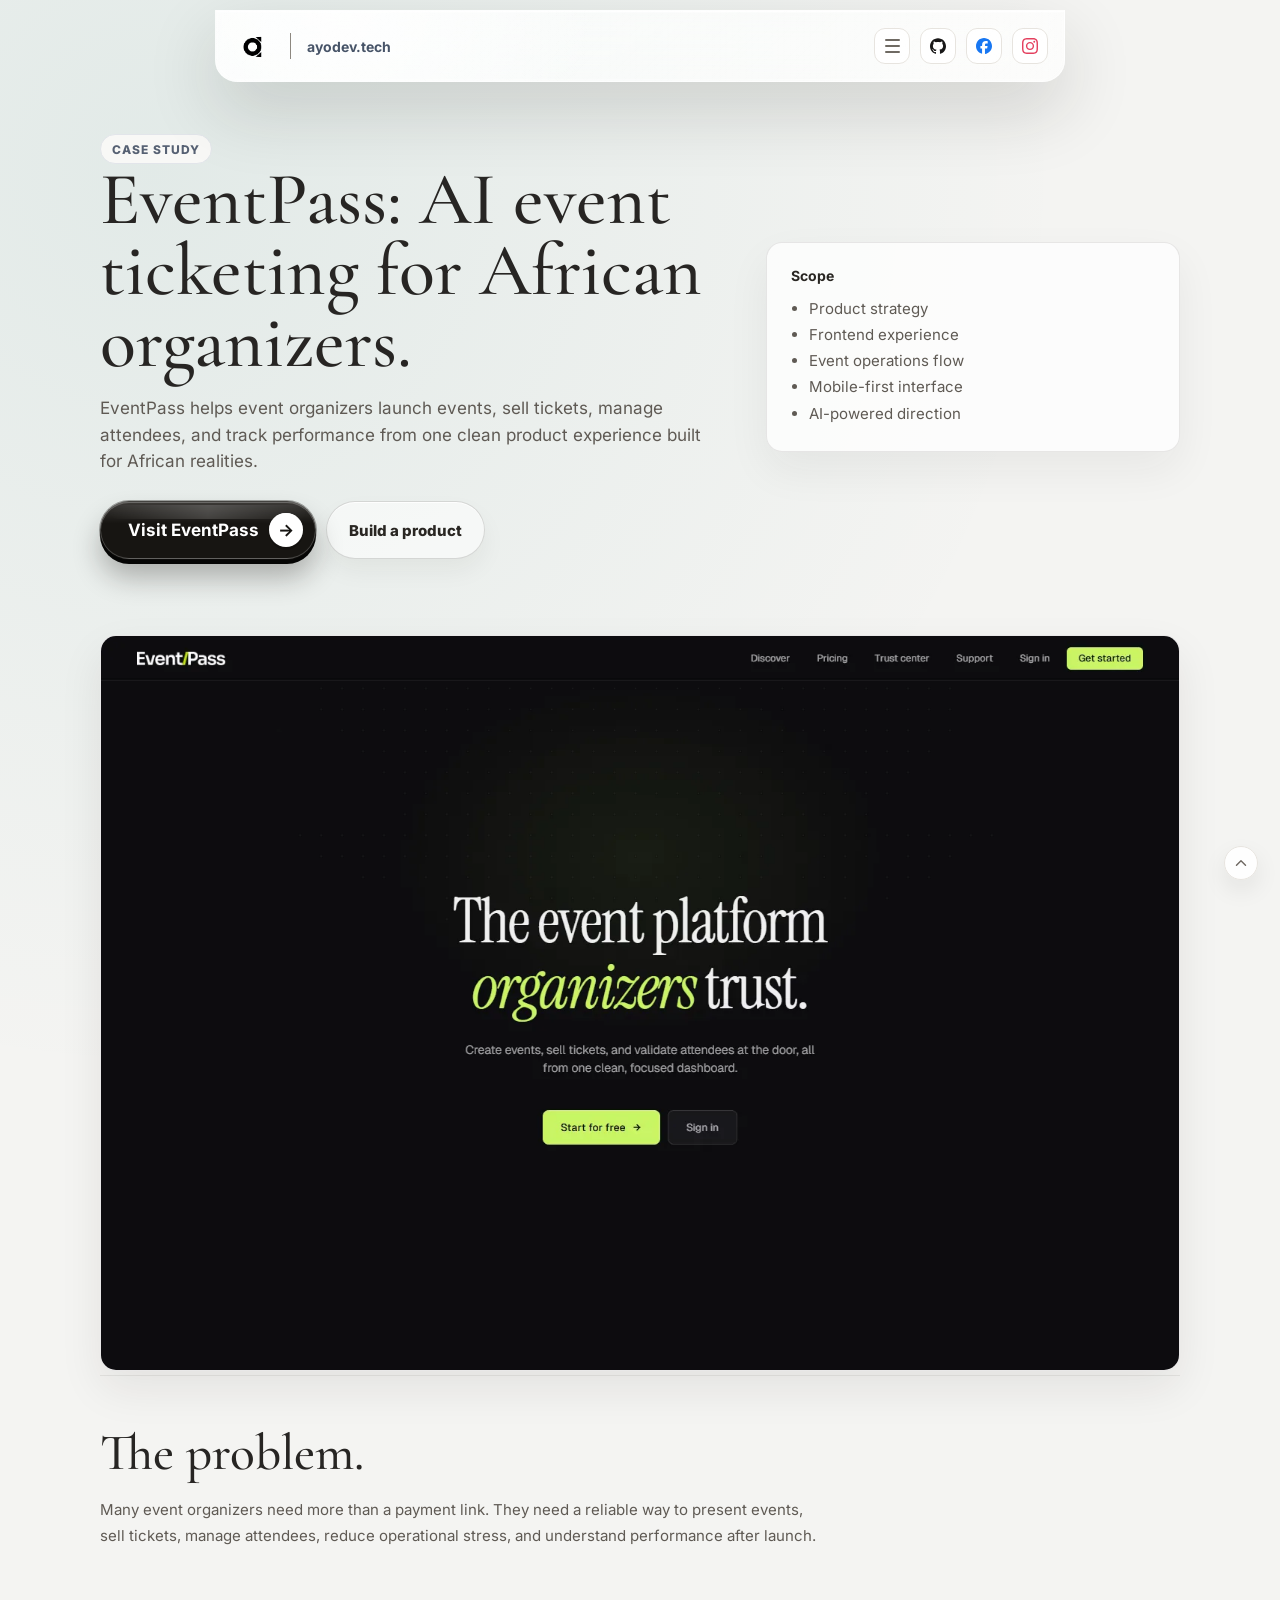
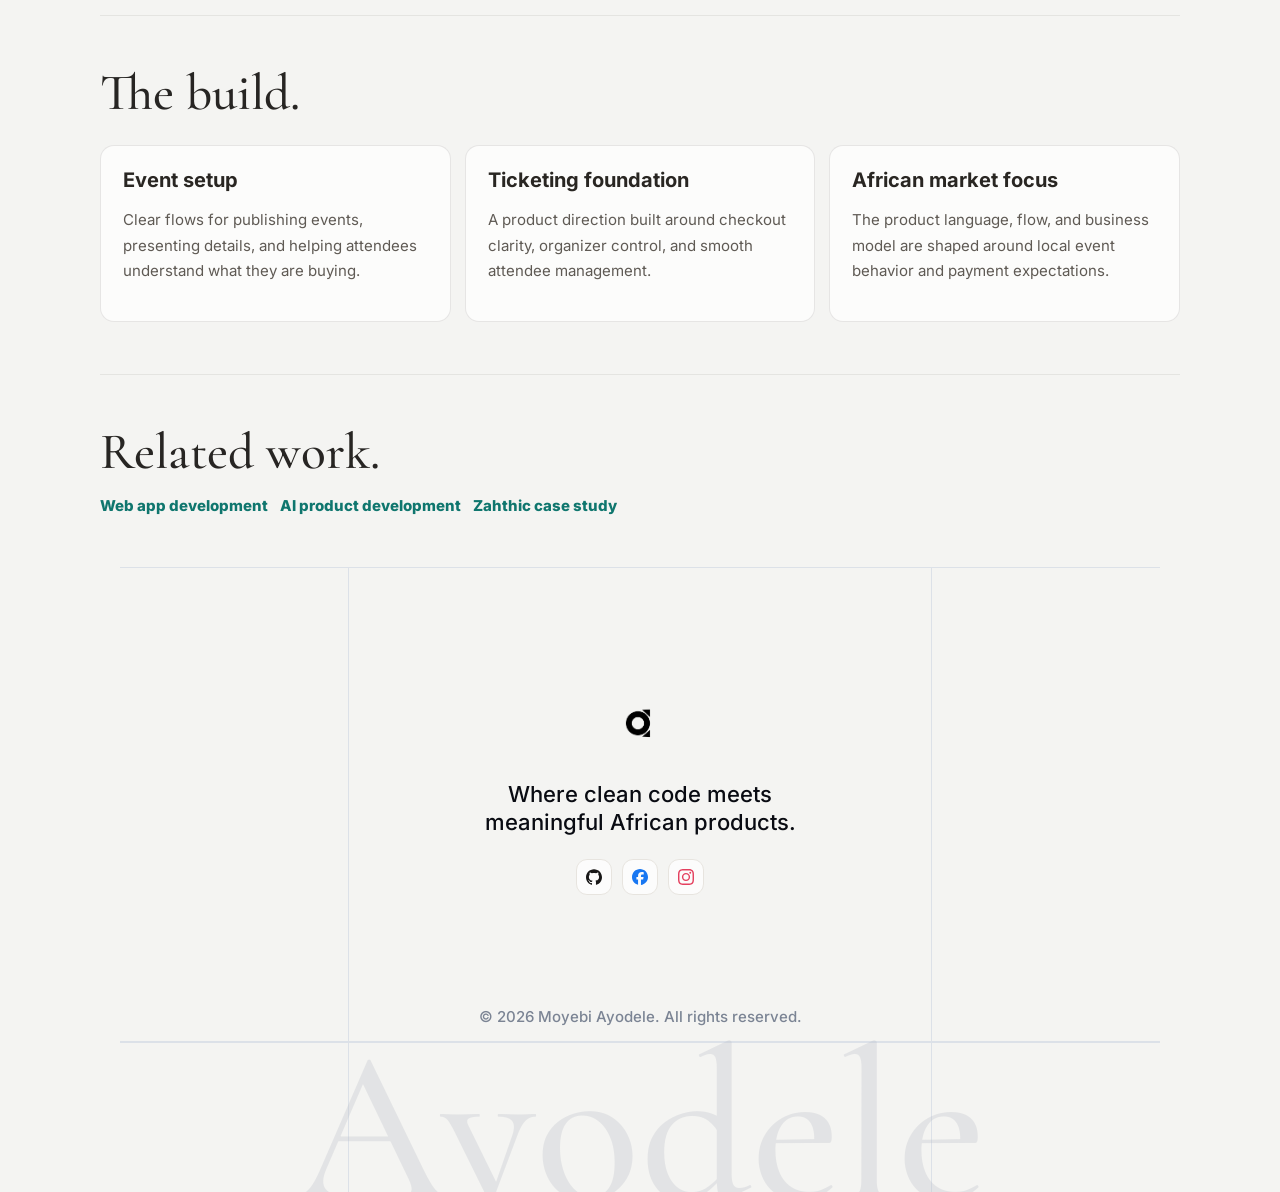
<file: projects/eventpass/index.html>
<!doctype html>
<html lang="en">
  <head>
    <meta charset="utf-8" />
    <meta name="viewport" content="width=device-width, initial-scale=1" />
    <title>EventPass Case Study - AI Event Ticketing Product</title>
    <meta name="description" content="EventPass case study by Ayodele: AI-powered event ticketing and operations infrastructure for African event organizers." />
    <meta name="robots" content="index, follow" />
    <link rel="canonical" href="https://ayodev.tech/projects/eventpass/" />
    <link rel="icon" type="image/png" sizes="32x32" href="/assets/favicon-32.png" />
    <link rel="apple-touch-icon" sizes="180x180" href="/assets/apple-touch-icon.png" />
    <meta property="og:type" content="article" />
    <meta property="og:title" content="EventPass Case Study - AI Event Ticketing Product" />
    <meta property="og:description" content="A product case study covering event ticketing, attendee management, AI operations, and African market context." />
    <meta property="og:url" content="https://ayodev.tech/projects/eventpass/" />
    <meta property="og:image" content="https://ayodev.tech/assets/projects/eventpass.webp" />
    <script type="application/ld+json">
      {"@context":"https://schema.org","@type":"CreativeWork","name":"EventPass case study","creator":{"@type":"Person","name":"Moyebi Ayodele Oluwasegun","url":"https://ayodev.tech/"},"url":"https://ayodev.tech/projects/eventpass/","image":"https://ayodev.tech/assets/projects/eventpass.webp","about":"AI event ticketing product for African event organizers"}
    </script>
    <link rel="stylesheet" href="/styles.css?v=seo-pages" />
  </head>
  <body class="seo-page">
    <header class="site-nav" aria-label="Primary navigation">
      <a class="brand" href="/" aria-label="Ayodele home">
        <img src="/assets/ayodele-personal-logo.png" alt="ayodev.tech logo" />
        <span>ayodev.tech</span>
      </a>
      <nav aria-label="Page menu shortcut"></nav>
      <div class="nav-actions" aria-label="Social and page links">
        <div class="nav-menu" data-nav-menu>
          <button class="hamburger-button" type="button" aria-label="Open page menu" aria-expanded="false" aria-controls="page-menu" data-menu-toggle>
            <span aria-hidden="true"></span>
            <span aria-hidden="true"></span>
            <span aria-hidden="true"></span>
          </button>
          <div class="page-menu" id="page-menu" hidden data-menu-panel>
            <div>
              <b>Main</b>
              <a href="/">Home</a>
              <a href="/#about">About</a>
              <a href="/#services">Services</a>
              <a href="/#projects">Projects</a>
              <a href="/#showcase">Project showcase</a>
              <a href="/#pricing">Pricing</a>
              <a href="/#hire">Hire</a>
            </div>
            <div>
              <b>Services</b>
              <a href="/website-design-nigeria/">Website design in Nigeria</a>
              <a href="/portfolio-website-design/">Portfolio website design</a>
              <a href="/business-website-design/">Business website design</a>
              <a href="/web-app-development/">Web app development</a>
              <a href="/ai-product-development/">AI product development</a>
            </div>
            <div>
              <b>Projects</b>
              <a href="/projects/eventpass/">EventPass</a>
              <a href="/projects/zahthic/">Zahthic Healthcare</a>
              <a href="/projects/philsanconstruct/">Philsan Construct</a>
            </div>
            <div>
              <b>Guides</b>
              <a href="/guides/website-cost-nigeria/">Website cost in Nigeria</a>
              <a href="/guides/portfolio-website-checklist/">Portfolio website checklist</a>
              <a href="/guides/website-vs-web-app/">Website vs web app</a>
              <a href="/guides/hiring-website-designer/">Hiring a website designer</a>
              <a href="/intake.html">Project intake</a>
            </div>
          </div>
        </div>
        <a href="https://github.com/MoyebiAyo" aria-label="GitHub"><img src="/assets/logos/github.svg" alt="GitHub logo" /></a>
        <a href="https://web.facebook.com/moyebi.ayodele/" aria-label="Facebook"><img src="/assets/logos/facebook.svg" alt="Facebook logo" /></a>
        <a href="https://www.instagram.com/ayothedesigner_/" aria-label="Instagram"><img src="/assets/logos/instagram.svg" alt="Instagram logo" /></a>
      </div>
    </header>
    <main id="top" class="page-shell">
      <section class="page-hero"><div><span class="price-kicker">Case study</span><h1>EventPass: AI event ticketing for African organizers.</h1><p>EventPass helps event organizers launch events, sell tickets, manage attendees, and track performance from one clean product experience built for African realities.</p><div class="page-actions"><a class="cta" href="https://theeventpass.com/" target="_blank" rel="noopener noreferrer">Visit EventPass<span aria-hidden="true">&rarr;</span></a><a class="secondary-cta" href="/web-app-development/">Build a product</a></div></div><aside class="page-panel"><b>Scope</b><ul><li>Product strategy</li><li>Frontend experience</li><li>Event operations flow</li><li>Mobile-first interface</li><li>AI-powered direction</li></ul></aside></section>
      <img class="case-image" src="/assets/projects/eventpass.webp" width="1440" height="980" alt="EventPass website screenshot" />
      <section class="content-band"><h2>The problem.</h2><p>Many event organizers need more than a payment link. They need a reliable way to present events, sell tickets, manage attendees, reduce operational stress, and understand performance after launch.</p></section>
      <section class="content-band"><h2>The build.</h2><div class="content-grid"><article class="content-block"><h3>Event setup</h3><p>Clear flows for publishing events, presenting details, and helping attendees understand what they are buying.</p></article><article class="content-block"><h3>Ticketing foundation</h3><p>A product direction built around checkout clarity, organizer control, and smooth attendee management.</p></article><article class="content-block"><h3>African market focus</h3><p>The product language, flow, and business model are shaped around local event behavior and payment expectations.</p></article></div></section>
      <section class="content-band"><h2>Related work.</h2><div class="seo-footer-links"><a href="/web-app-development/">Web app development</a><a href="/ai-product-development/">AI product development</a><a href="/projects/zahthic/">Zahthic case study</a></div></section>
    </main>
    <footer id="footer">
      <img src="/assets/ayodele-personal-logo.png" alt="ayodev.tech logo" />
      <h2>Where clean code meets meaningful African products.</h2>
      <div>
        <a href="https://github.com/MoyebiAyo" aria-label="GitHub"><img src="/assets/logos/github.svg" alt="GitHub logo" /></a>
        <a href="https://web.facebook.com/moyebi.ayodele/" aria-label="Facebook"><img src="/assets/logos/facebook.svg" alt="Facebook logo" /></a>
        <a href="https://www.instagram.com/ayothedesigner_/" aria-label="Instagram"><img src="/assets/logos/instagram.svg" alt="Instagram logo" /></a>
      </div>
      <p>© 2026 Moyebi Ayodele. All rights reserved.</p>
      <strong aria-hidden="true">Ayodele</strong>
      <a class="to-top" href="#top" aria-label="Back to top"><svg class="icon" aria-hidden="true" viewBox="0 0 24 24"><path d="m6 15 6-6 6 6" /></svg></a>
    </footer>

<script src="/assets/site-menu.js"></script>
  </body>
</html>
</file>
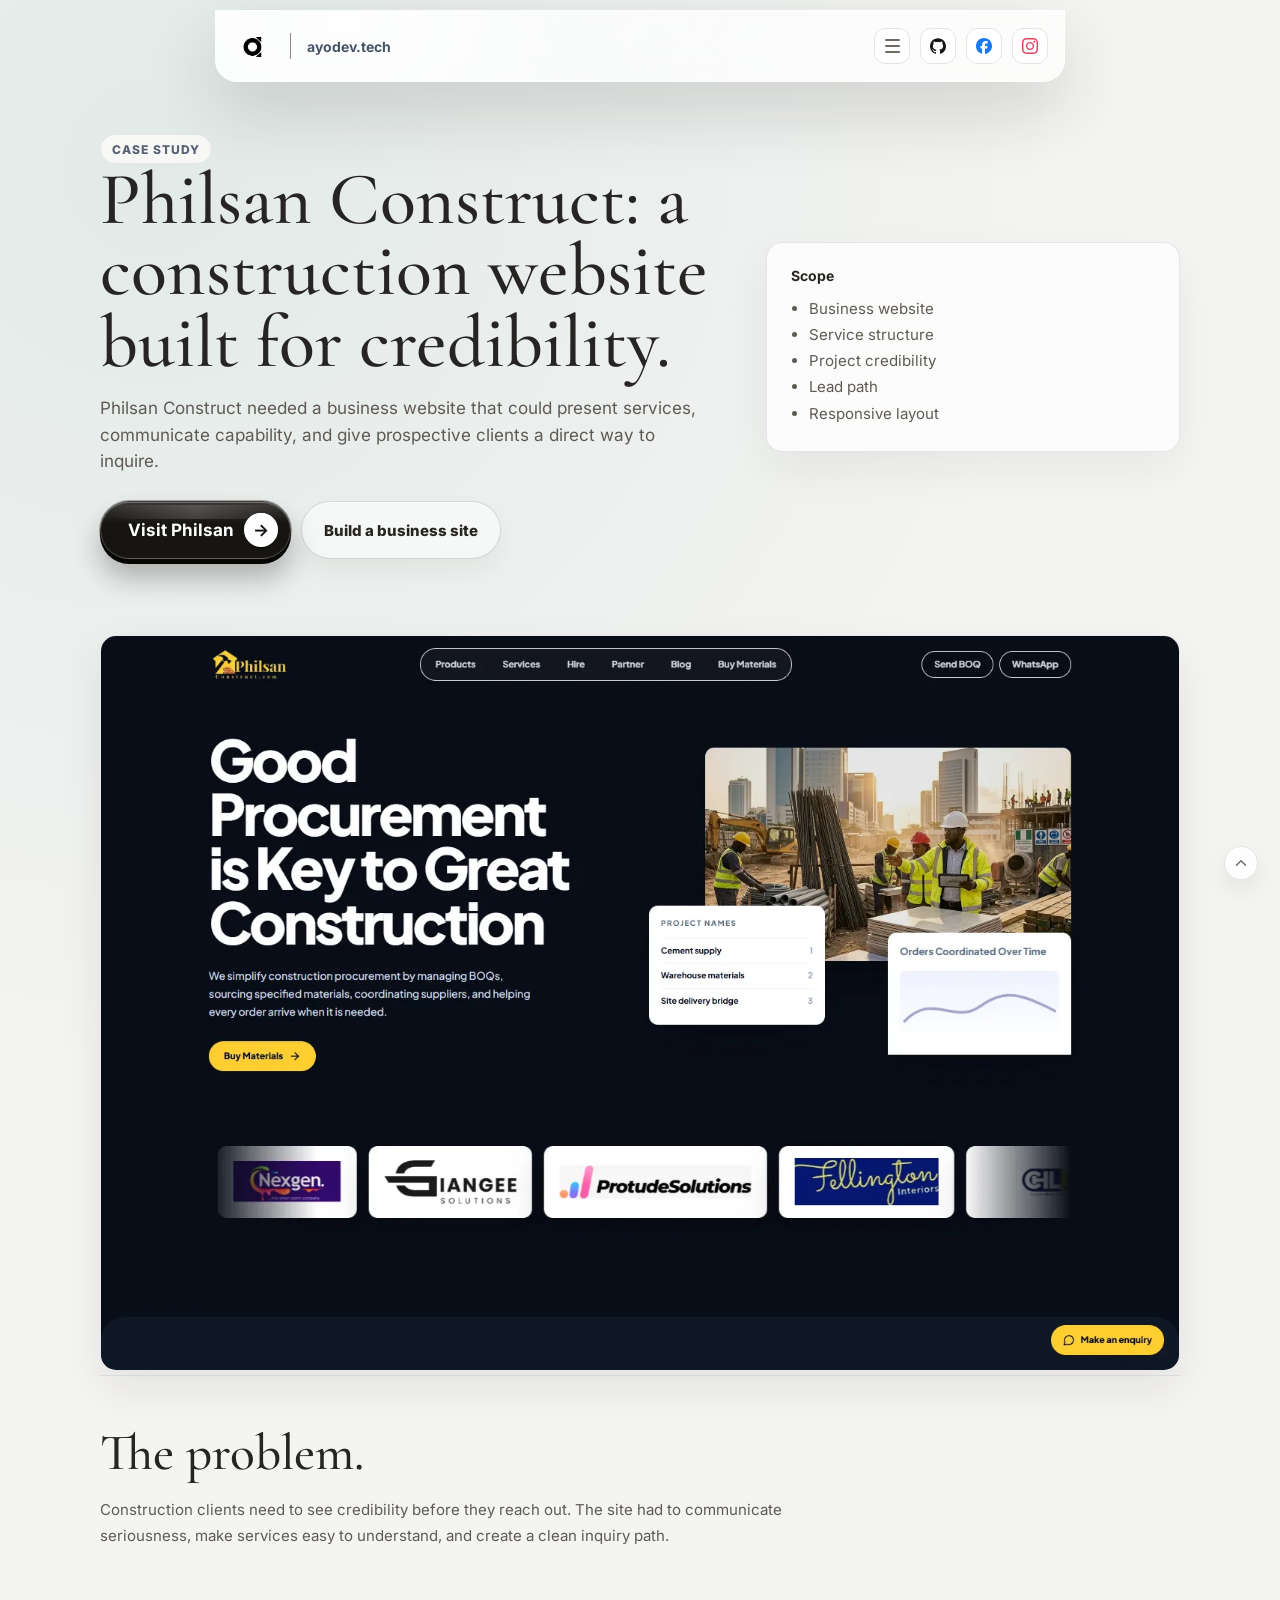
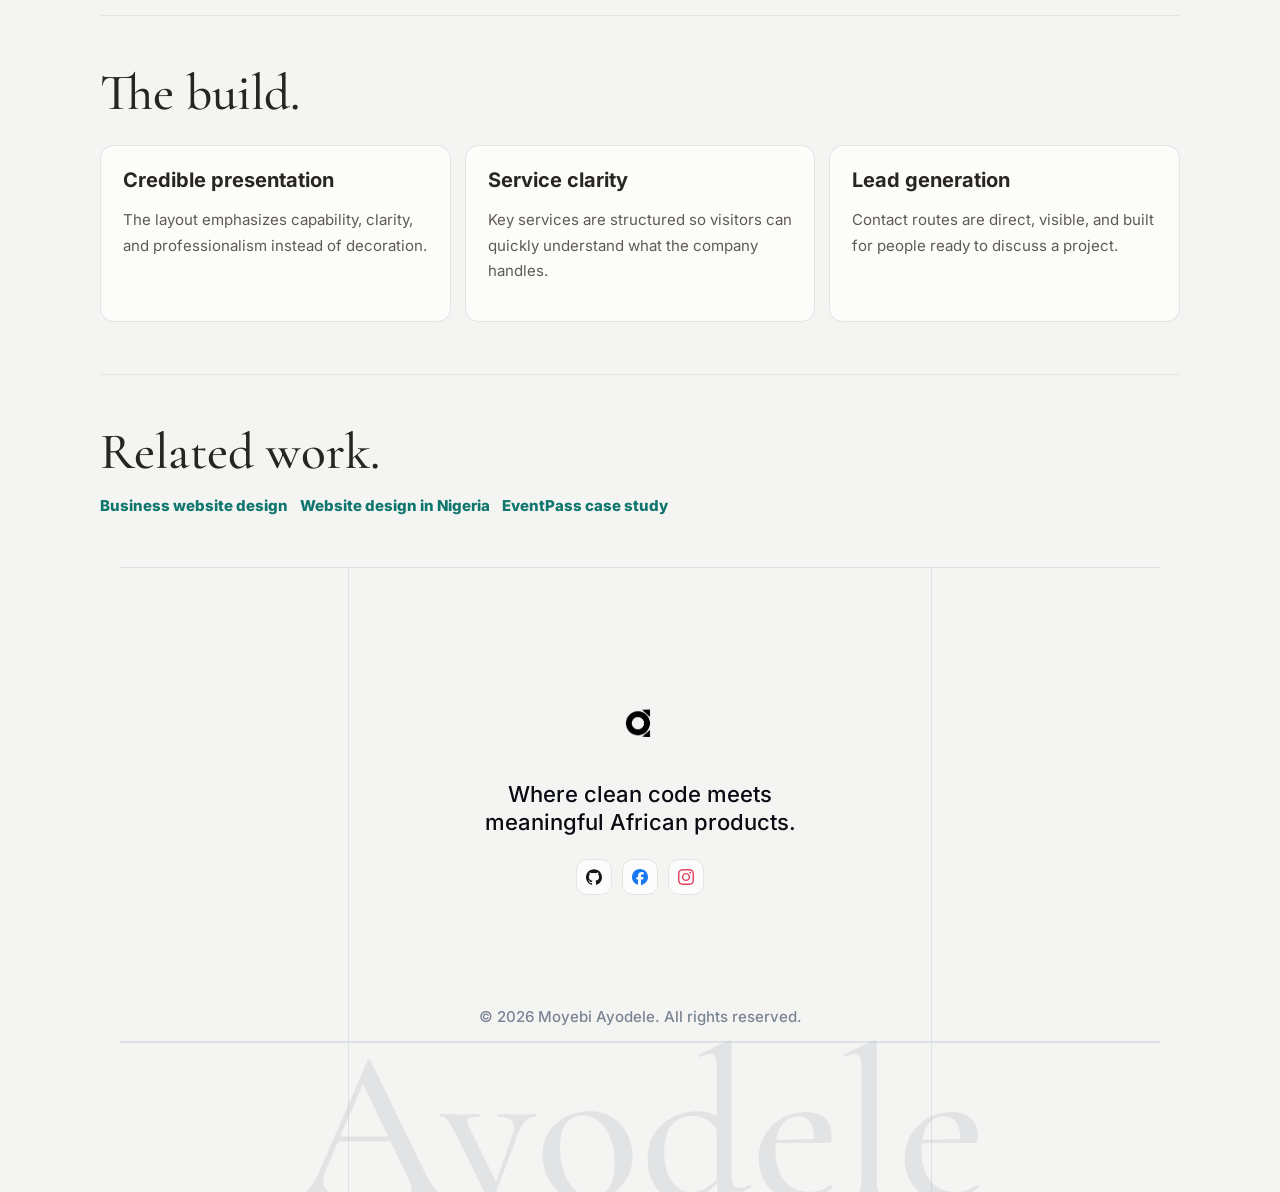
<file: projects/philsanconstruct/index.html>
<!doctype html>
<html lang="en">
  <head>
    <meta charset="utf-8" />
    <meta name="viewport" content="width=device-width, initial-scale=1" />
    <title>Philsan Construct Website Case Study - ayodev.tech</title>
    <meta name="description" content="Philsan Construct case study by Ayodele: a construction business website built for credibility, project presentation, and customer inquiries." />
    <meta name="robots" content="index, follow" />
    <link rel="canonical" href="https://ayodev.tech/projects/philsanconstruct/" />
    <link rel="icon" type="image/png" sizes="32x32" href="/assets/favicon-32.png" />
    <link rel="apple-touch-icon" sizes="180x180" href="/assets/apple-touch-icon.png" />
    <meta property="og:type" content="article" />
    <meta property="og:title" content="Philsan Construct Website Case Study - ayodev.tech" />
    <meta property="og:description" content="A construction website case study focused on credibility, services, projects, and lead generation." />
    <meta property="og:url" content="https://ayodev.tech/projects/philsanconstruct/" />
    <meta property="og:image" content="https://ayodev.tech/assets/projects/philsanconstruct.webp" />
    <script type="application/ld+json">
      {"@context":"https://schema.org","@type":"CreativeWork","name":"Philsan Construct website case study","creator":{"@type":"Person","name":"Moyebi Ayodele Oluwasegun","url":"https://ayodev.tech/"},"url":"https://ayodev.tech/projects/philsanconstruct/","image":"https://ayodev.tech/assets/projects/philsanconstruct.webp","about":"Construction business website design"}
    </script>
    <link rel="stylesheet" href="/styles.css?v=seo-pages" />
  </head>
  <body class="seo-page">
    <header class="site-nav" aria-label="Primary navigation">
      <a class="brand" href="/" aria-label="Ayodele home">
        <img src="/assets/ayodele-personal-logo.png" alt="ayodev.tech logo" />
        <span>ayodev.tech</span>
      </a>
      <nav aria-label="Page menu shortcut"></nav>
      <div class="nav-actions" aria-label="Social and page links">
        <div class="nav-menu" data-nav-menu>
          <button class="hamburger-button" type="button" aria-label="Open page menu" aria-expanded="false" aria-controls="page-menu" data-menu-toggle>
            <span aria-hidden="true"></span>
            <span aria-hidden="true"></span>
            <span aria-hidden="true"></span>
          </button>
          <div class="page-menu" id="page-menu" hidden data-menu-panel>
            <div>
              <b>Main</b>
              <a href="/">Home</a>
              <a href="/#about">About</a>
              <a href="/#services">Services</a>
              <a href="/#projects">Projects</a>
              <a href="/#showcase">Project showcase</a>
              <a href="/#pricing">Pricing</a>
              <a href="/#hire">Hire</a>
            </div>
            <div>
              <b>Services</b>
              <a href="/website-design-nigeria/">Website design in Nigeria</a>
              <a href="/portfolio-website-design/">Portfolio website design</a>
              <a href="/business-website-design/">Business website design</a>
              <a href="/web-app-development/">Web app development</a>
              <a href="/ai-product-development/">AI product development</a>
            </div>
            <div>
              <b>Projects</b>
              <a href="/projects/eventpass/">EventPass</a>
              <a href="/projects/zahthic/">Zahthic Healthcare</a>
              <a href="/projects/philsanconstruct/">Philsan Construct</a>
            </div>
            <div>
              <b>Guides</b>
              <a href="/guides/website-cost-nigeria/">Website cost in Nigeria</a>
              <a href="/guides/portfolio-website-checklist/">Portfolio website checklist</a>
              <a href="/guides/website-vs-web-app/">Website vs web app</a>
              <a href="/guides/hiring-website-designer/">Hiring a website designer</a>
              <a href="/intake.html">Project intake</a>
            </div>
          </div>
        </div>
        <a href="https://github.com/MoyebiAyo" aria-label="GitHub"><img src="/assets/logos/github.svg" alt="GitHub logo" /></a>
        <a href="https://web.facebook.com/moyebi.ayodele/" aria-label="Facebook"><img src="/assets/logos/facebook.svg" alt="Facebook logo" /></a>
        <a href="https://www.instagram.com/ayothedesigner_/" aria-label="Instagram"><img src="/assets/logos/instagram.svg" alt="Instagram logo" /></a>
      </div>
    </header>
    <main id="top" class="page-shell">
      <section class="page-hero"><div><span class="price-kicker">Case study</span><h1>Philsan Construct: a construction website built for credibility.</h1><p>Philsan Construct needed a business website that could present services, communicate capability, and give prospective clients a direct way to inquire.</p><div class="page-actions"><a class="cta" href="https://philsanconstruct.com/" target="_blank" rel="noopener noreferrer">Visit Philsan<span aria-hidden="true">&rarr;</span></a><a class="secondary-cta" href="/business-website-design/">Build a business site</a></div></div><aside class="page-panel"><b>Scope</b><ul><li>Business website</li><li>Service structure</li><li>Project credibility</li><li>Lead path</li><li>Responsive layout</li></ul></aside></section>
      <img class="case-image" src="/assets/projects/philsanconstruct.webp" width="1440" height="980" alt="Philsan Construct website screenshot" />
      <section class="content-band"><h2>The problem.</h2><p>Construction clients need to see credibility before they reach out. The site had to communicate seriousness, make services easy to understand, and create a clean inquiry path.</p></section>
      <section class="content-band"><h2>The build.</h2><div class="content-grid"><article class="content-block"><h3>Credible presentation</h3><p>The layout emphasizes capability, clarity, and professionalism instead of decoration.</p></article><article class="content-block"><h3>Service clarity</h3><p>Key services are structured so visitors can quickly understand what the company handles.</p></article><article class="content-block"><h3>Lead generation</h3><p>Contact routes are direct, visible, and built for people ready to discuss a project.</p></article></div></section>
      <section class="content-band"><h2>Related work.</h2><div class="seo-footer-links"><a href="/business-website-design/">Business website design</a><a href="/website-design-nigeria/">Website design in Nigeria</a><a href="/projects/eventpass/">EventPass case study</a></div></section>
    </main>
    <footer id="footer">
      <img src="/assets/ayodele-personal-logo.png" alt="ayodev.tech logo" />
      <h2>Where clean code meets meaningful African products.</h2>
      <div>
        <a href="https://github.com/MoyebiAyo" aria-label="GitHub"><img src="/assets/logos/github.svg" alt="GitHub logo" /></a>
        <a href="https://web.facebook.com/moyebi.ayodele/" aria-label="Facebook"><img src="/assets/logos/facebook.svg" alt="Facebook logo" /></a>
        <a href="https://www.instagram.com/ayothedesigner_/" aria-label="Instagram"><img src="/assets/logos/instagram.svg" alt="Instagram logo" /></a>
      </div>
      <p>© 2026 Moyebi Ayodele. All rights reserved.</p>
      <strong aria-hidden="true">Ayodele</strong>
      <a class="to-top" href="#top" aria-label="Back to top"><svg class="icon" aria-hidden="true" viewBox="0 0 24 24"><path d="m6 15 6-6 6 6" /></svg></a>
    </footer>

<script src="/assets/site-menu.js"></script>
  </body>
</html>
</file>
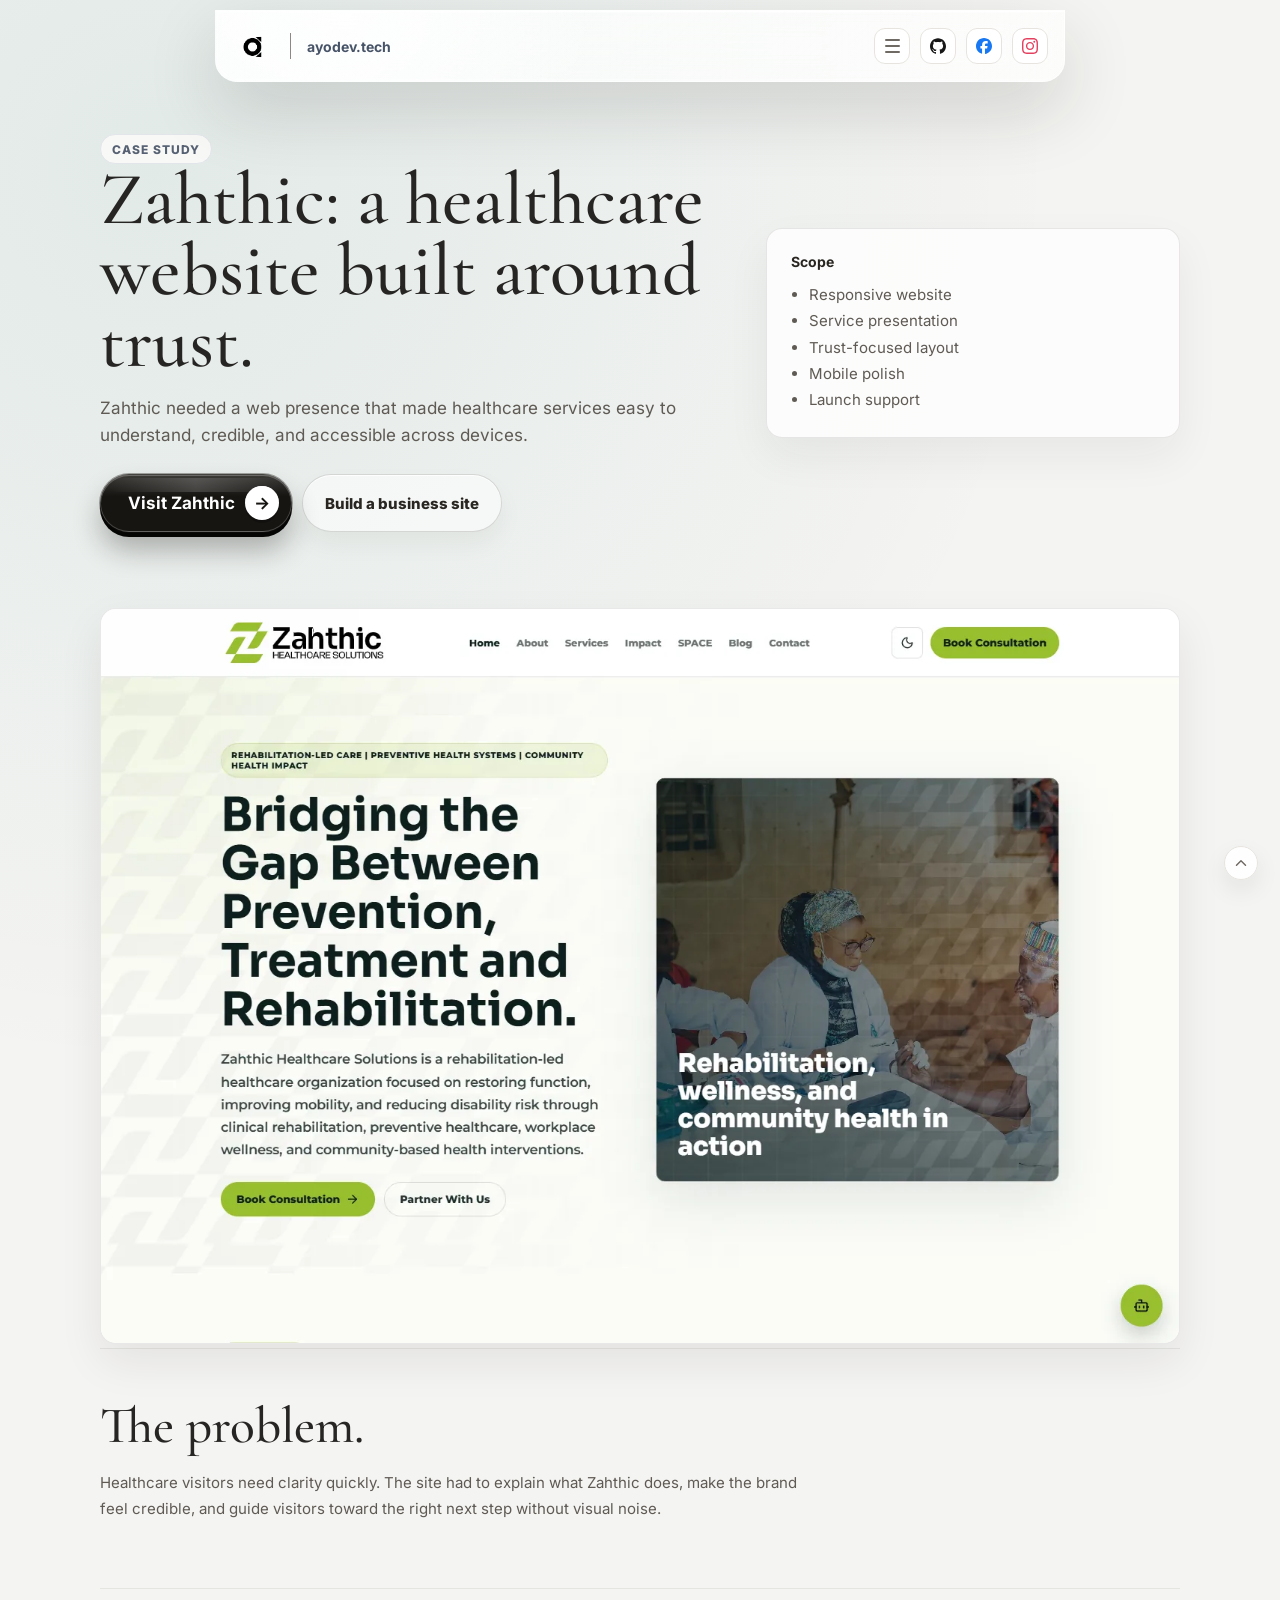
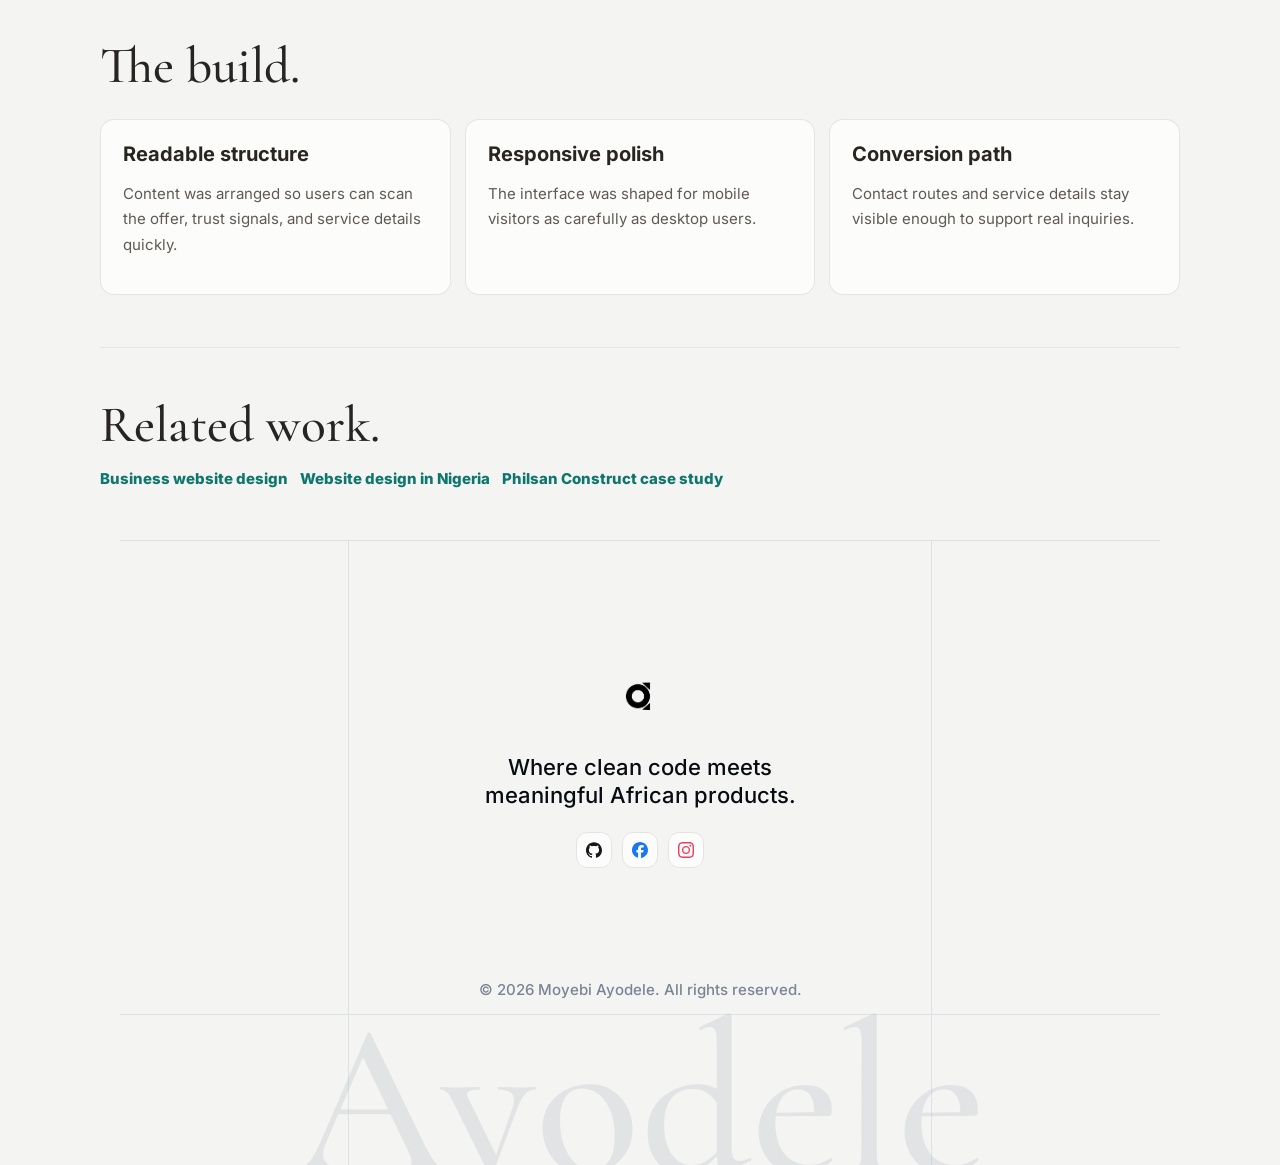
<file: projects/zahthic/index.html>
<!doctype html>
<html lang="en">
  <head>
    <meta charset="utf-8" />
    <meta name="viewport" content="width=device-width, initial-scale=1" />
    <title>Zahthic Healthcare Website Case Study - ayodev.tech</title>
    <meta name="description" content="Zahthic Healthcare case study by Ayodele: a clear healthcare website built to present services, build trust, and help visitors take action." />
    <meta name="robots" content="index, follow" />
    <link rel="canonical" href="https://ayodev.tech/projects/zahthic/" />
    <link rel="icon" type="image/png" sizes="32x32" href="/assets/favicon-32.png" />
    <link rel="apple-touch-icon" sizes="180x180" href="/assets/apple-touch-icon.png" />
    <meta property="og:type" content="article" />
    <meta property="og:title" content="Zahthic Healthcare Website Case Study - ayodev.tech" />
    <meta property="og:description" content="A healthcare website case study focused on service clarity, trust, and responsive design." />
    <meta property="og:url" content="https://ayodev.tech/projects/zahthic/" />
    <meta property="og:image" content="https://ayodev.tech/assets/projects/zahthic.webp" />
    <script type="application/ld+json">
      {"@context":"https://schema.org","@type":"CreativeWork","name":"Zahthic Healthcare website case study","creator":{"@type":"Person","name":"Moyebi Ayodele Oluwasegun","url":"https://ayodev.tech/"},"url":"https://ayodev.tech/projects/zahthic/","image":"https://ayodev.tech/assets/projects/zahthic.webp","about":"Healthcare website design"}
    </script>
    <link rel="stylesheet" href="/styles.css?v=seo-pages" />
  </head>
  <body class="seo-page">
    <header class="site-nav" aria-label="Primary navigation">
      <a class="brand" href="/" aria-label="Ayodele home">
        <img src="/assets/ayodele-personal-logo.png" alt="ayodev.tech logo" />
        <span>ayodev.tech</span>
      </a>
      <nav aria-label="Page menu shortcut"></nav>
      <div class="nav-actions" aria-label="Social and page links">
        <div class="nav-menu" data-nav-menu>
          <button class="hamburger-button" type="button" aria-label="Open page menu" aria-expanded="false" aria-controls="page-menu" data-menu-toggle>
            <span aria-hidden="true"></span>
            <span aria-hidden="true"></span>
            <span aria-hidden="true"></span>
          </button>
          <div class="page-menu" id="page-menu" hidden data-menu-panel>
            <div>
              <b>Main</b>
              <a href="/">Home</a>
              <a href="/#about">About</a>
              <a href="/#services">Services</a>
              <a href="/#projects">Projects</a>
              <a href="/#showcase">Project showcase</a>
              <a href="/#pricing">Pricing</a>
              <a href="/#hire">Hire</a>
            </div>
            <div>
              <b>Services</b>
              <a href="/website-design-nigeria/">Website design in Nigeria</a>
              <a href="/portfolio-website-design/">Portfolio website design</a>
              <a href="/business-website-design/">Business website design</a>
              <a href="/web-app-development/">Web app development</a>
              <a href="/ai-product-development/">AI product development</a>
            </div>
            <div>
              <b>Projects</b>
              <a href="/projects/eventpass/">EventPass</a>
              <a href="/projects/zahthic/">Zahthic Healthcare</a>
              <a href="/projects/philsanconstruct/">Philsan Construct</a>
            </div>
            <div>
              <b>Guides</b>
              <a href="/guides/website-cost-nigeria/">Website cost in Nigeria</a>
              <a href="/guides/portfolio-website-checklist/">Portfolio website checklist</a>
              <a href="/guides/website-vs-web-app/">Website vs web app</a>
              <a href="/guides/hiring-website-designer/">Hiring a website designer</a>
              <a href="/intake.html">Project intake</a>
            </div>
          </div>
        </div>
        <a href="https://github.com/MoyebiAyo" aria-label="GitHub"><img src="/assets/logos/github.svg" alt="GitHub logo" /></a>
        <a href="https://web.facebook.com/moyebi.ayodele/" aria-label="Facebook"><img src="/assets/logos/facebook.svg" alt="Facebook logo" /></a>
        <a href="https://www.instagram.com/ayothedesigner_/" aria-label="Instagram"><img src="/assets/logos/instagram.svg" alt="Instagram logo" /></a>
      </div>
    </header>
    <main id="top" class="page-shell">
      <section class="page-hero"><div><span class="price-kicker">Case study</span><h1>Zahthic: a healthcare website built around trust.</h1><p>Zahthic needed a web presence that made healthcare services easy to understand, credible, and accessible across devices.</p><div class="page-actions"><a class="cta" href="https://zahthic.com/" target="_blank" rel="noopener noreferrer">Visit Zahthic<span aria-hidden="true">&rarr;</span></a><a class="secondary-cta" href="/business-website-design/">Build a business site</a></div></div><aside class="page-panel"><b>Scope</b><ul><li>Responsive website</li><li>Service presentation</li><li>Trust-focused layout</li><li>Mobile polish</li><li>Launch support</li></ul></aside></section>
      <img class="case-image" src="/assets/projects/zahthic.webp" width="1440" height="980" alt="Zahthic Healthcare website screenshot" />
      <section class="content-band"><h2>The problem.</h2><p>Healthcare visitors need clarity quickly. The site had to explain what Zahthic does, make the brand feel credible, and guide visitors toward the right next step without visual noise.</p></section>
      <section class="content-band"><h2>The build.</h2><div class="content-grid"><article class="content-block"><h3>Readable structure</h3><p>Content was arranged so users can scan the offer, trust signals, and service details quickly.</p></article><article class="content-block"><h3>Responsive polish</h3><p>The interface was shaped for mobile visitors as carefully as desktop users.</p></article><article class="content-block"><h3>Conversion path</h3><p>Contact routes and service details stay visible enough to support real inquiries.</p></article></div></section>
      <section class="content-band"><h2>Related work.</h2><div class="seo-footer-links"><a href="/business-website-design/">Business website design</a><a href="/website-design-nigeria/">Website design in Nigeria</a><a href="/projects/philsanconstruct/">Philsan Construct case study</a></div></section>
    </main>
    <footer id="footer">
      <img src="/assets/ayodele-personal-logo.png" alt="ayodev.tech logo" />
      <h2>Where clean code meets meaningful African products.</h2>
      <div>
        <a href="https://github.com/MoyebiAyo" aria-label="GitHub"><img src="/assets/logos/github.svg" alt="GitHub logo" /></a>
        <a href="https://web.facebook.com/moyebi.ayodele/" aria-label="Facebook"><img src="/assets/logos/facebook.svg" alt="Facebook logo" /></a>
        <a href="https://www.instagram.com/ayothedesigner_/" aria-label="Instagram"><img src="/assets/logos/instagram.svg" alt="Instagram logo" /></a>
      </div>
      <p>© 2026 Moyebi Ayodele. All rights reserved.</p>
      <strong aria-hidden="true">Ayodele</strong>
      <a class="to-top" href="#top" aria-label="Back to top"><svg class="icon" aria-hidden="true" viewBox="0 0 24 24"><path d="m6 15 6-6 6 6" /></svg></a>
    </footer>

<script src="/assets/site-menu.js"></script>
  </body>
</html>
</file>
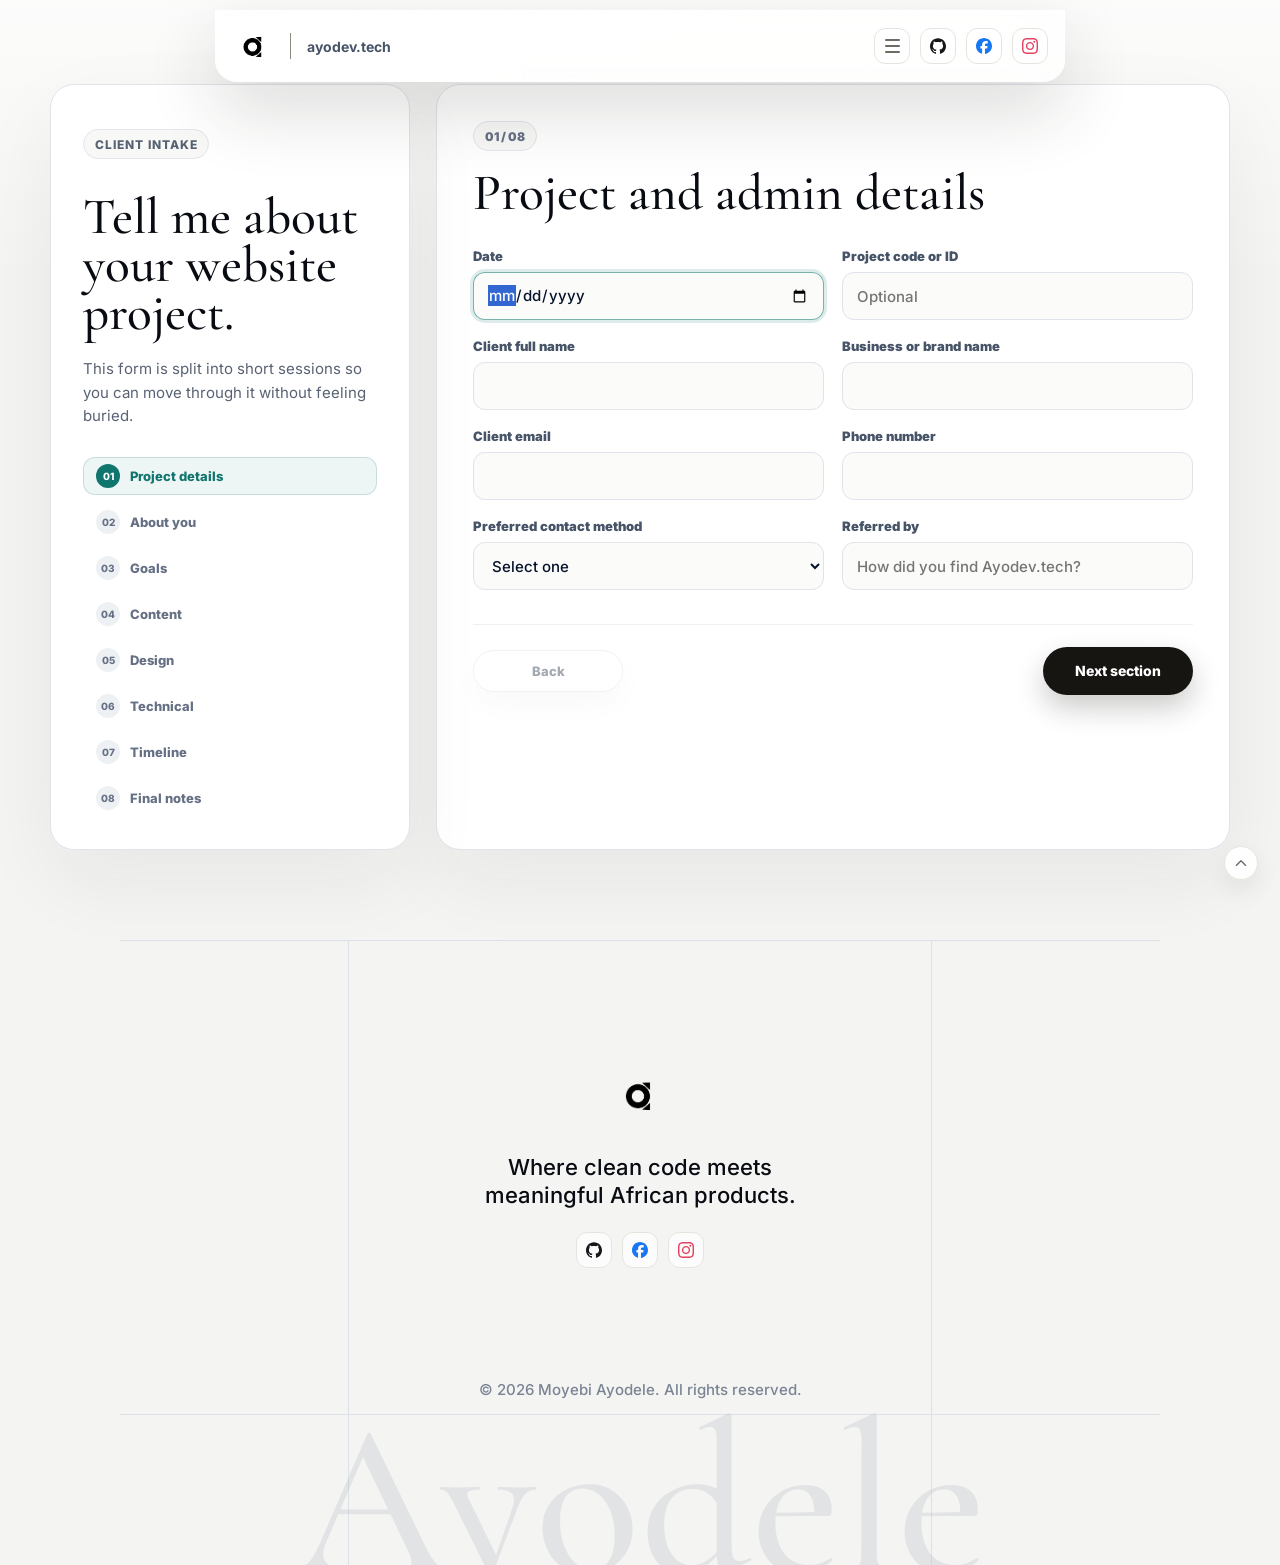
<file: intake.html>
<!doctype html>
<html lang="en">
  <head>
    <meta charset="utf-8" />
    <meta name="viewport" content="width=device-width, initial-scale=1" />
    <meta name="robots" content="noindex, follow" />
    <meta name="theme-color" content="#f4f4f2" />
    <link rel="icon" type="image/png" sizes="32x32" href="/assets/favicon-32.png" />
    <link rel="apple-touch-icon" sizes="180x180" href="/assets/apple-touch-icon.png" />
    <title>Client Intake Form - ayodev.tech</title>
    <link rel="stylesheet" href="styles.css?v=intake-form" />
  </head>
  <body class="intake-page">
    <header class="site-nav" aria-label="Primary navigation">
      <a class="brand" href="/" aria-label="Ayodele home">
        <img src="/assets/ayodele-personal-logo.png" alt="ayodev.tech logo" />
        <span>ayodev.tech</span>
      </a>
      <nav aria-label="Page menu shortcut"></nav>
      <div class="nav-actions" aria-label="Social and page links">
        <div class="nav-menu" data-nav-menu>
          <button class="hamburger-button" type="button" aria-label="Open page menu" aria-expanded="false" aria-controls="page-menu" data-menu-toggle>
            <span aria-hidden="true"></span>
            <span aria-hidden="true"></span>
            <span aria-hidden="true"></span>
          </button>
          <div class="page-menu" id="page-menu" hidden data-menu-panel>
            <div>
              <b>Main</b>
              <a href="/">Home</a>
              <a href="/#about">About</a>
              <a href="/#services">Services</a>
              <a href="/#projects">Projects</a>
              <a href="/#showcase">Project showcase</a>
              <a href="/#pricing">Pricing</a>
              <a href="/#hire">Hire</a>
            </div>
            <div>
              <b>Services</b>
              <a href="/website-design-nigeria/">Website design in Nigeria</a>
              <a href="/portfolio-website-design/">Portfolio website design</a>
              <a href="/business-website-design/">Business website design</a>
              <a href="/web-app-development/">Web app development</a>
              <a href="/ai-product-development/">AI product development</a>
            </div>
            <div>
              <b>Projects</b>
              <a href="/projects/eventpass/">EventPass</a>
              <a href="/projects/zahthic/">Zahthic Healthcare</a>
              <a href="/projects/philsanconstruct/">Philsan Construct</a>
            </div>
            <div>
              <b>Guides</b>
              <a href="/guides/website-cost-nigeria/">Website cost in Nigeria</a>
              <a href="/guides/portfolio-website-checklist/">Portfolio website checklist</a>
              <a href="/guides/website-vs-web-app/">Website vs web app</a>
              <a href="/guides/hiring-website-designer/">Hiring a website designer</a>
              <a href="/intake.html">Project intake</a>
            </div>
          </div>
        </div>
        <a href="https://github.com/MoyebiAyo" aria-label="GitHub"><img src="/assets/logos/github.svg" alt="GitHub logo" /></a>
        <a href="https://web.facebook.com/moyebi.ayodele/" aria-label="Facebook"><img src="/assets/logos/facebook.svg" alt="Facebook logo" /></a>
        <a href="https://www.instagram.com/ayothedesigner_/" aria-label="Instagram"><img src="/assets/logos/instagram.svg" alt="Instagram logo" /></a>
      </div>
    </header>

    <main id="top" class="intake-shell">
      <aside class="intake-progress" aria-label="Form progress">
        <p class="price-kicker">Client intake</p>
        <h1>Tell me about your website project.</h1>
        <p>
          This form is split into short sessions so you can move through it without feeling buried.
        </p>
        <ol data-step-list>
          <li class="active">Project details</li>
          <li>About you</li>
          <li>Goals</li>
          <li>Content</li>
          <li>Design</li>
          <li>Technical</li>
          <li>Timeline</li>
          <li>Final notes</li>
        </ol>
      </aside>

      <form class="intake-form" data-intake-form novalidate>
        <input type="text" name="website" tabindex="-1" autocomplete="off" aria-hidden="true" />

        <section class="intake-step active" data-step="0" aria-labelledby="step-project">
          <span class="step-count">01 / 08</span>
          <h2 id="step-project">Project and admin details</h2>
          <div class="field-grid two">
            <label>
              Date
              <input type="date" name="date" />
            </label>
            <label>
              Project code or ID
              <input type="text" name="projectCode" placeholder="Optional" />
            </label>
            <label>
              Client full name
              <input type="text" name="clientName" autocomplete="name" required />
            </label>
            <label>
              Business or brand name
              <input type="text" name="brandName" required />
            </label>
            <label>
              Client email
              <input type="email" name="email" autocomplete="email" required />
            </label>
            <label>
              Phone number
              <input type="tel" name="phone" autocomplete="tel" required />
            </label>
            <label>
              Preferred contact method
              <select name="contactMethod" required>
                <option value="">Select one</option>
                <option>Email</option>
                <option>WhatsApp</option>
                <option>Call</option>
                <option>Email and WhatsApp</option>
              </select>
            </label>
            <label>
              Referred by
              <input type="text" name="referredBy" placeholder="How did you find Ayodev.tech?" />
            </label>
          </div>
        </section>

        <section class="intake-step" data-step="1" aria-labelledby="step-about">
          <span class="step-count">02 / 08</span>
          <h2 id="step-about">About the client</h2>
          <div class="field-grid two">
            <label>
              Profession or role
              <input type="text" name="role" placeholder="Communication executive, trainer, founder..." />
            </label>
            <label>
              Industry or niche
              <input type="text" name="industry" />
            </label>
            <label class="span-2">
              Short bio
              <textarea name="bio" rows="4" placeholder="How should the website describe you or your business?"></textarea>
            </label>
            <label>
              Location
              <input type="text" name="location" placeholder="City, state, or country" />
            </label>
            <label>
              Profile photo available?
              <select name="profilePhoto">
                <option value="">Select one</option>
                <option>Yes</option>
                <option>No</option>
                <option>I will send a Google Drive link</option>
                <option>Need help taking/selecting one</option>
              </select>
            </label>
          </div>
        </section>

        <section class="intake-step" data-step="2" aria-labelledby="step-goals">
          <span class="step-count">03 / 08</span>
          <h2 id="step-goals">Website goals and audience</h2>
          <div class="field-grid two">
            <label>
              Purpose of website
              <select name="websitePurpose" required>
                <option value="">Select one</option>
                <option>Portfolio</option>
                <option>Business website</option>
                <option>Landing page</option>
                <option>E-commerce</option>
                <option>Web app or dashboard</option>
                <option>Other</option>
              </select>
            </label>
            <label>
              Primary goal
              <input type="text" name="primaryGoal" placeholder="Contact and hire, sell, book calls..." required />
            </label>
            <label class="span-2">
              Target audience
              <textarea name="targetAudience" rows="3" placeholder="Who should this website speak to?"></textarea>
            </label>
            <label class="span-2">
              Competitors or inspiration
              <textarea name="inspiration" rows="3" placeholder="Share websites you like or compete with."></textarea>
            </label>
            <label class="span-2">
              Websites or styles to avoid
              <textarea name="dislikes" rows="3" placeholder="What should the site not feel like?"></textarea>
            </label>
            <label class="span-2">
              What would make this project a success?
              <textarea name="successMetric" rows="3" placeholder="More leads, clearer brand, faster bookings, better trust..."></textarea>
            </label>
          </div>
        </section>

        <section class="intake-step" data-step="3" aria-labelledby="step-content">
          <span class="step-count">04 / 08</span>
          <h2 id="step-content">Content and pages needed</h2>
          <fieldset class="choice-grid">
            <legend>Pages or sections needed</legend>
            <label><input type="checkbox" name="pages" value="Home" /> Home</label>
            <label><input type="checkbox" name="pages" value="About" /> About</label>
            <label><input type="checkbox" name="pages" value="Portfolio" /> Portfolio</label>
            <label><input type="checkbox" name="pages" value="Skills" /> Skills</label>
            <label><input type="checkbox" name="pages" value="Services" /> Services</label>
            <label><input type="checkbox" name="pages" value="Blog" /> Blog</label>
            <label><input type="checkbox" name="pages" value="Contact" /> Contact</label>
            <label><input type="checkbox" name="pages" value="Booking" /> Booking</label>
          </fieldset>
          <div class="field-grid two">
            <label>
              Portfolio or work samples
              <textarea name="workSamples" rows="3" placeholder="Paste Google Drive links for images/videos/files, plus any live links or case study notes."></textarea>
            </label>
            <label>
              Project descriptions
              <textarea name="projectDescriptions" rows="3" placeholder="Titles, descriptions, roles, results."></textarea>
            </label>
            <label>
              Testimonials
              <textarea name="testimonials" rows="3" placeholder="Paste testimonial text or Google Drive links for videos, screenshots, and proof files."></textarea>
            </label>
            <label>
              Content readiness
              <select name="contentReadiness">
                <option value="">Select one</option>
                <option>I have all copy and images ready</option>
                <option>I have some content ready</option>
                <option>I need help writing content</option>
              </select>
            </label>
            <label>
              Client logos to show?
              <select name="clientLogos">
                <option value="">Select one</option>
                <option>Yes, I will send a Google Drive link</option>
                <option>No</option>
                <option>Not sure</option>
              </select>
            </label>
            <label>
              Downloadable CV or resume?
              <select name="resume">
                <option value="">Select one</option>
                <option>Yes, I will send a Google Drive link</option>
                <option>No</option>
                <option>Maybe later</option>
              </select>
            </label>
          </div>
        </section>

        <section class="intake-step" data-step="4" aria-labelledby="step-design">
          <span class="step-count">05 / 08</span>
          <h2 id="step-design">Design and branding</h2>
          <div class="field-grid two">
            <label>
              Do you have a logo?
              <select name="logo">
                <option value="">Select one</option>
                <option>Yes</option>
                <option>No</option>
                <option>Need a simple logo/mark</option>
              </select>
            </label>
            <label>
              Brand colors
              <input type="text" name="brandColors" placeholder="Orange, purple, calm neutrals..." />
            </label>
            <label>
              Preferred fonts
              <input type="text" name="fonts" placeholder="Leave blank if I should choose" />
            </label>
            <label>
              Overall vibe
              <input type="text" name="vibe" placeholder="Elegant, corporate, bold, friendly..." />
            </label>
            <label>
              Dark or light mode?
              <select name="colorMode">
                <option value="">Select one</option>
                <option>Light</option>
                <option>Dark</option>
                <option>No preference</option>
                <option>Both</option>
              </select>
            </label>
            <label>
              Existing style guide?
              <select name="styleGuide">
                <option value="">Select one</option>
                <option>Yes, I will send a Google Drive link</option>
                <option>No</option>
                <option>Not sure</option>
              </select>
            </label>
            <label class="span-2">
              Reference websites
              <textarea name="referenceWebsites" rows="3" placeholder="Paste links and say what you like about each one."></textarea>
            </label>
          </div>
        </section>

        <section class="intake-step" data-step="5" aria-labelledby="step-technical">
          <span class="step-count">06 / 08</span>
          <h2 id="step-technical">Technical requirements</h2>
          <div class="field-grid two">
            <label>
              Domain name
              <input type="text" name="domain" placeholder="Existing domain or need help getting one?" />
            </label>
            <label>
              CMS required?
              <select name="cms">
                <option value="">Select one</option>
                <option>Yes, I want to update content myself</option>
                <option>No</option>
                <option>Not sure</option>
              </select>
            </label>
            <label>
              Contact form needed?
              <select name="contactForm">
                <option value="">Select one</option>
                <option>Yes</option>
                <option>No</option>
              </select>
            </label>
            <label>
              Booking or scheduling?
              <select name="booking">
                <option value="">Select one</option>
                <option>Email</option>
                <option>WhatsApp</option>
                <option>Calendar booking</option>
                <option>No booking needed</option>
              </select>
            </label>
            <label class="span-2">
              Social media links
              <textarea name="socialLinks" rows="3" placeholder="Instagram, LinkedIn, Facebook, YouTube, TikTok..."></textarea>
            </label>
            <label class="span-2">
              Other integrations
              <textarea name="integrations" rows="3" placeholder="Payments, chat widget, analytics, newsletter, CRM, login, admin dashboard..."></textarea>
            </label>
            <label class="span-2">
              Accounts or access available
              <textarea name="access" rows="3" placeholder="Domain registrar, hosting, email, analytics, social accounts, payment keys. Do not paste passwords here."></textarea>
            </label>
          </div>
        </section>

        <section class="intake-step" data-step="6" aria-labelledby="step-timeline">
          <span class="step-count">07 / 08</span>
          <h2 id="step-timeline">Timeline and budget</h2>
          <div class="field-grid two">
            <label>
              Desired launch date
              <input type="text" name="launchDate" placeholder="Date, weekend, or month" />
            </label>
            <label>
              Hard deadline?
              <input type="text" name="hardDeadline" placeholder="Event date, campaign date, etc." />
            </label>
            <label>
              Agreed budget
              <input type="text" name="budget" placeholder="₦ amount or range" />
            </label>
            <label>
              Deposit paid?
              <select name="depositPaid">
                <option value="">Select one</option>
                <option>Yes</option>
                <option>No</option>
                <option>Pending</option>
              </select>
            </label>
            <label class="span-2">
              Payment plan
              <textarea name="paymentPlan" rows="3" placeholder="If yes, describe the payment structure."></textarea>
            </label>
            <label class="span-2">
              Who approves final decisions?
              <input type="text" name="decisionMaker" placeholder="Name or role of final decision maker" />
            </label>
          </div>
        </section>

        <section class="intake-step" data-step="7" aria-labelledby="step-notes">
          <span class="step-count">08 / 08</span>
          <h2 id="step-notes">Additional notes and sign-off</h2>
          <div class="field-grid two">
            <label class="span-2">
              Special requests
              <textarea name="specialRequests" rows="4" placeholder="Anything specific not covered above."></textarea>
            </label>
            <label class="span-2">
              Files to be provided
              <textarea name="files" rows="4" placeholder="Paste Google Drive links for photos, logos, copy docs, CV, videos, testimonials, product images, and other project files."></textarea>
            </label>
            <label>
              Client signature
              <input type="text" name="signature" placeholder="Type your full name" required />
            </label>
            <label>
              Sign-off date
              <input type="date" name="signoffDate" />
            </label>
          </div>
          <label class="consent-row">
            <input type="checkbox" name="consent" value="Yes" required />
            I confirm this information is accurate enough for Ayodev.tech to prepare project scope and next steps.
          </label>
        </section>

        <div class="intake-actions">
          <button class="ghost-button" type="button" data-prev-step>Back</button>
          <button class="form-cta" type="button" data-next-step>Next section</button>
          <button class="form-cta submit-intake" type="submit" hidden>Submit intake</button>
        </div>
        <p class="form-status" data-intake-status role="status" aria-live="polite"></p>
      </form>
    </main>

    <footer id="footer">
      <img src="/assets/ayodele-personal-logo.png" alt="ayodev.tech logo" />
      <h2>Where clean code meets meaningful African products.</h2>
      <div>
        <a href="https://github.com/MoyebiAyo" aria-label="GitHub"><img src="/assets/logos/github.svg" alt="GitHub logo" /></a>
        <a href="https://web.facebook.com/moyebi.ayodele/" aria-label="Facebook"><img src="/assets/logos/facebook.svg" alt="Facebook logo" /></a>
        <a href="https://www.instagram.com/ayothedesigner_/" aria-label="Instagram"><img src="/assets/logos/instagram.svg" alt="Instagram logo" /></a>
      </div>
      <p>© 2026 Moyebi Ayodele. All rights reserved.</p>
      <strong aria-hidden="true">Ayodele</strong>
      <a class="to-top" href="#top" aria-label="Back to top"><svg class="icon" aria-hidden="true" viewBox="0 0 24 24"><path d="m6 15 6-6 6 6" /></svg></a>
    </footer>

    <script>
      (() => {
        const form = document.querySelector("[data-intake-form]");
        if (!form) return;

        const steps = Array.from(form.querySelectorAll("[data-step]"));
        const stepItems = Array.from(document.querySelectorAll("[data-step-list] li"));
        const previous = form.querySelector("[data-prev-step]");
        const next = form.querySelector("[data-next-step]");
        const submit = form.querySelector(".submit-intake");
        const status = form.querySelector("[data-intake-status]");
        const storageKey = "ayodev-intake-draft";
        let activeStep = 0;

        const setStep = (index) => {
          activeStep = Math.max(0, Math.min(index, steps.length - 1));
          steps.forEach((step, stepIndex) => step.classList.toggle("active", stepIndex === activeStep));
          stepItems.forEach((item, itemIndex) => {
            item.classList.toggle("active", itemIndex === activeStep);
            item.classList.toggle("done", itemIndex < activeStep);
          });
          previous.disabled = activeStep === 0;
          next.hidden = activeStep === steps.length - 1;
          submit.hidden = activeStep !== steps.length - 1;
          status.textContent = "";
          steps[activeStep].querySelector("input, select, textarea")?.focus({ preventScroll: true });
        };

        const getPayload = () => {
          const payload = {};
          const data = new FormData(form);
          for (const [key, value] of data.entries()) {
            if (key === "website") continue;
            if (payload[key]) {
              payload[key] = Array.isArray(payload[key]) ? [...payload[key], value] : [payload[key], value];
            } else {
              payload[key] = value;
            }
          }
          return payload;
        };

        const saveDraft = () => {
          window.localStorage.setItem(storageKey, JSON.stringify(getPayload()));
        };

        const restoreDraft = () => {
          const raw = window.localStorage.getItem(storageKey);
          if (!raw) return;
          const draft = JSON.parse(raw);
          Object.entries(draft).forEach(([key, value]) => {
            const values = Array.isArray(value) ? value : [value];
            values.forEach((item) => {
              const field = form.querySelector(`[name="${CSS.escape(key)}"][value="${CSS.escape(item)}"]`) || form.querySelector(`[name="${CSS.escape(key)}"]`);
              if (!field) return;
              if (field.type === "checkbox" || field.type === "radio") {
                field.checked = true;
              } else {
                field.value = item;
              }
            });
          });
        };

        const validateStep = () => {
          const fields = Array.from(steps[activeStep].querySelectorAll("input, select, textarea"));
          return fields.every((field) => field.reportValidity());
        };

        previous.addEventListener("click", () => setStep(activeStep - 1));
        next.addEventListener("click", () => {
          if (!validateStep()) return;
          saveDraft();
          setStep(activeStep + 1);
        });

        form.addEventListener("input", saveDraft);
        form.addEventListener("change", saveDraft);

        form.addEventListener("submit", async (event) => {
          event.preventDefault();
          if (!validateStep()) return;

          submit.disabled = true;
          status.textContent = "Submitting your intake...";

          try {
            const response = await fetch("/api/intake", {
              method: "POST",
              headers: { "Content-Type": "application/json" },
              body: JSON.stringify({ ...getPayload(), website: form.website.value })
            });
            const result = await response.json().catch(() => ({}));
            if (!response.ok) {
              throw new Error(result.error || "Unable to submit the intake form right now.");
            }
            window.localStorage.removeItem(storageKey);
            form.reset();
            setStep(0);
            status.textContent = "Submitted. A confirmation email has been sent.";
          } catch (error) {
            status.textContent = error.message || "Unable to submit the intake form right now.";
          } finally {
            submit.disabled = false;
          }
        });

        restoreDraft();
        setStep(0);
      })();
    </script>

<script src="/assets/site-menu.js"></script>
  </body>
</html>
</file>
<file: styles.css>
@font-face {
  font-family: "Cormorant Garamond";
  src: url("assets/fonts/cormorant-garamond-400.ttf") format("truetype");
  font-weight: 400;
  font-style: normal;
  font-display: swap;
}

@font-face {
  font-family: "Cormorant Garamond";
  src: url("assets/fonts/cormorant-garamond-500.ttf") format("truetype");
  font-weight: 500;
  font-style: normal;
  font-display: swap;
}

@font-face {
  font-family: "Cormorant Garamond";
  src: url("assets/fonts/cormorant-garamond-600.ttf") format("truetype");
  font-weight: 600;
  font-style: normal;
  font-display: swap;
}

@font-face {
  font-family: "Cormorant Garamond";
  src: url("assets/fonts/cormorant-garamond-700.ttf") format("truetype");
  font-weight: 700;
  font-style: normal;
  font-display: swap;
}

@font-face {
  font-family: "Inter";
  src: url("assets/fonts/inter-400.ttf") format("truetype");
  font-weight: 400;
  font-style: normal;
  font-display: swap;
}

@font-face {
  font-family: "Inter";
  src: url("assets/fonts/inter-500.ttf") format("truetype");
  font-weight: 500;
  font-style: normal;
  font-display: swap;
}

@font-face {
  font-family: "Inter";
  src: url("assets/fonts/inter-600.ttf") format("truetype");
  font-weight: 600;
  font-style: normal;
  font-display: swap;
}

@font-face {
  font-family: "Inter";
  src: url("assets/fonts/inter-700.ttf") format("truetype");
  font-weight: 700;
  font-style: normal;
  font-display: swap;
}

@font-face {
  font-family: "Inter";
  src: url("assets/fonts/inter-800.ttf") format("truetype");
  font-weight: 800;
  font-style: normal;
  font-display: swap;
}

@font-face {
  font-family: "Inter";
  src: url("assets/fonts/inter-900.ttf") format("truetype");
  font-weight: 900;
  font-style: normal;
  font-display: swap;
}

:root {
  --bg: #f4f4f2;
  --card: #ffffff;
  --ink: #272523;
  --muted: #6e6a65;
  --soft: #dfddd8;
  --line: #e7e4df;
  --shadow: 0 22px 60px rgba(32, 30, 27, 0.06);
  --serif: "Cormorant Garamond", Georgia, "Times New Roman", serif;
  --sans: "Inter", ui-sans-serif, system-ui, -apple-system, BlinkMacSystemFont, "Segoe UI", sans-serif;
}

* {
  box-sizing: border-box;
}

[hidden] {
  display: none !important;
}

html {
  scroll-behavior: smooth;
}

body {
  margin: 0;
  background: var(--bg);
  color: var(--ink);
  font-family: var(--sans);
  font-size: 15px;
}

a {
  color: inherit;
  text-decoration: none;
}

.icon {
  display: block;
  width: 18px;
  height: 18px;
  flex: 0 0 auto;
  fill: none;
  stroke: currentColor;
  stroke-width: 1.9;
  stroke-linecap: round;
  stroke-linejoin: round;
}

.icon-sm {
  width: 15px;
  height: 15px;
}

.site-nav {
  position: sticky;
  top: 10px;
  z-index: 20;
  display: flex;
  align-items: center;
  justify-content: space-between;
  width: min(850px, calc(100% - 28px));
  height: 72px;
  margin: 0 auto;
  padding: 14px 16px 14px 18px;
  border: 1px solid rgba(255, 255, 255, 0.68);
  border-radius: 0 0 22px 22px;
  background:
    linear-gradient(135deg, rgba(255, 255, 255, 0.72), rgba(255, 255, 255, 0.34)),
    rgba(255, 255, 255, 0.28);
  box-shadow:
    inset 0 1px 0 rgba(255, 255, 255, 0.86),
    inset 0 -1px 0 rgba(255, 255, 255, 0.22),
    0 28px 70px rgba(32, 30, 27, 0.16);
  backdrop-filter: blur(26px) saturate(170%) contrast(1.04);
  -webkit-backdrop-filter: blur(26px) saturate(170%) contrast(1.04);
  isolation: isolate;
  overflow: visible;
}

.site-nav::before {
  content: "";
  position: absolute;
  inset: 0;
  z-index: -1;
  border-radius: inherit;
  background:
    radial-gradient(circle at 15% 0%, rgba(255, 255, 255, 0.74), transparent 34%),
    linear-gradient(90deg, rgba(255, 255, 255, 0.18), transparent 46%, rgba(255, 255, 255, 0.28));
  pointer-events: none;
}

.site-nav::after {
  content: "";
  position: absolute;
  inset: 1px;
  z-index: -1;
  border: 1px solid rgba(255, 255, 255, 0.28);
  border-radius: inherit;
  pointer-events: none;
}

.brand,
.nav-actions,
.site-nav nav {
  display: flex;
  align-items: center;
}

.brand {
  gap: 16px;
  min-width: 184px;
  font-weight: 650;
  font-size: 14px;
  color: #475468;
}

.brand img,
footer img {
  width: 40px;
  height: 40px;
  object-fit: contain;
  border-radius: 0;
  background: transparent;
}

.brand::after {
  content: "";
  order: 1;
  width: 1px;
  height: 26px;
  background: #8d8880;
}

.brand span {
  order: 2;
}

.site-nav nav {
  flex: 1;
  color: #475468;
  font-size: 14px;
  font-weight: 700;
}

.site-nav nav span {
  color: #8f8981;
}

.nav-actions {
  position: relative;
  justify-content: flex-end;
  gap: 10px;
  min-width: 224px;
}

.nav-actions a,
footer div a,
.hamburger-button {
  display: grid;
  place-items: center;
  width: 36px;
  height: 36px;
  border: 1px solid var(--line);
  border-radius: 11px;
  color: #6f6a63;
  font-size: 13px;
  font-weight: 700;
  background: rgba(255, 255, 255, 0.72);
  backdrop-filter: blur(12px);
  -webkit-backdrop-filter: blur(12px);
}

.nav-menu {
  position: relative;
}

.hamburger-button {
  display: flex;
  flex-direction: column;
  align-items: center;
  justify-content: center;
  gap: 4px;
  padding: 0;
  cursor: pointer;
}

.hamburger-button span {
  display: block;
  width: 15px;
  height: 2px;
  border-radius: 999px;
  background: currentColor;
  transition:
    opacity 180ms ease,
    transform 180ms ease;
}

.nav-menu.is-open .hamburger-button span:nth-child(1) {
  transform: translateY(6px) rotate(45deg);
}

.nav-menu.is-open .hamburger-button span:nth-child(2) {
  opacity: 0;
}

.nav-menu.is-open .hamburger-button span:nth-child(3) {
  transform: translateY(-6px) rotate(-45deg);
}

.page-menu {
  position: absolute;
  top: calc(100% + 14px);
  right: 0;
  z-index: 50;
  display: grid;
  grid-template-columns: repeat(2, minmax(190px, 1fr));
  gap: 18px;
  width: min(520px, calc(100vw - 28px));
  padding: 20px;
  border: 1px solid rgba(255, 255, 255, 0.74);
  border-radius: 18px;
  background:
    linear-gradient(135deg, rgba(255, 255, 255, 0.96), rgba(255, 255, 255, 0.78)),
    rgba(255, 255, 255, 0.9);
  box-shadow: 0 28px 70px rgba(32, 30, 27, 0.18);
  backdrop-filter: blur(24px) saturate(160%);
  -webkit-backdrop-filter: blur(24px) saturate(160%);
  text-align: left;
}

.page-menu div {
  display: grid;
  gap: 8px;
  align-content: start;
}

.page-menu b {
  margin-bottom: 4px;
  color: #292622;
  font-size: 12px;
  font-weight: 900;
}

.page-menu a {
  display: block;
  width: auto;
  height: auto;
  min-width: 0;
  padding: 9px 10px;
  border: 0;
  border-radius: 10px;
  background: transparent;
  backdrop-filter: none;
  -webkit-backdrop-filter: none;
  color: #475468;
  font-size: 13px;
  font-weight: 750;
  line-height: 1.2;
}

.page-menu a:hover,
.page-menu a:focus-visible {
  background: rgba(15, 118, 110, 0.1);
  color: #0f766e;
  outline: none;
}

.nav-actions img,
footer div img {
  width: 16px;
  height: 16px;
  object-fit: contain;
}

.section {
  width: min(890px, calc(100% - 32px));
  margin: 0 auto;
  text-align: center;
}

.hero {
  width: min(1050px, calc(100% - 32px));
  min-height: calc(100dvh - 72px);
  padding: 0 0 120px;
}

.availability {
  display: flex;
  align-items: center;
  gap: 17px;
  width: max-content;
  min-height: 47px;
  margin: 0 auto 58px;
  padding: 0 22px;
  border: 1px solid #dedbd4;
  border-top: 0;
  border-radius: 0 0 17px 17px;
  background: rgba(250, 250, 248, 0.78);
  color: #566173;
  font-size: 15px;
  box-shadow: 0 18px 48px rgba(32, 30, 27, 0.04);
}

.availability img {
  width: 20px;
  height: 20px;
}

.availability b {
  color: #77716a;
  font-weight: 600;
}

.availability a {
  display: inline-flex;
  align-items: center;
  gap: 5px;
  color: #292622;
  font-weight: 650;
}

.trust-module {
  position: relative;
  z-index: 4;
  width: max-content;
  margin: 0 auto 13px;
  perspective: 900px;
}

.trust-pill {
  display: flex;
  align-items: center;
  gap: 12px;
  width: max-content;
  padding: 8px 18px 8px 10px;
  border: 0;
  border-radius: 999px;
  background: #202020;
  color: #fff;
  box-shadow: 0 13px 30px rgba(20, 19, 17, 0.15);
  cursor: pointer;
  font: inherit;
  font-size: 14px;
  transform-origin: 50% 100%;
  transition:
    border-radius 320ms cubic-bezier(.2, .9, .25, 1.2),
    box-shadow 320ms ease,
    transform 320ms cubic-bezier(.2, .9, .25, 1.2);
}

.trust-pill:hover {
  transform: translateY(-2px);
  box-shadow: 0 18px 36px rgba(20, 19, 17, 0.2);
}

.trust-pill:focus-visible,
.testimonial-close:focus-visible,
.testimonial-avatar-rail button:focus-visible,
.testimonial-controls button:focus-visible {
  outline: 3px solid rgba(15, 118, 110, 0.35);
  outline-offset: 3px;
}

.trust-module.is-open .trust-pill {
  border-radius: 22px 22px 14px 14px;
  transform: translateY(11px) rotateX(-14deg) scale(0.98);
  box-shadow: 0 10px 20px rgba(20, 19, 17, 0.1);
}

.trust-module.is-rolling .trust-pill {
  animation: trust-bar-fall 520ms cubic-bezier(.18, .95, .22, 1.18);
}

.trust-faces {
  display: flex;
  align-items: center;
}

.avatar {
  display: grid;
  place-items: center;
  width: 32px;
  height: 32px;
  margin-right: -6px;
  border: 2px solid #202020;
  border-radius: 50%;
  color: #fff;
  background: #dedbd4;
  overflow: hidden;
  transform: translateZ(0);
  transition: transform 260ms ease;
}

.avatar:last-child {
  margin-right: 0;
}

.avatar img,
.testimonial-avatar-rail img {
  width: 100%;
  height: 100%;
  object-fit: cover;
}

.trust-module.is-rolling .avatar {
  animation: avatar-roll 620ms ease both;
}

.trust-module.is-rolling .avatar:nth-child(2) {
  animation-delay: 55ms;
}

.trust-module.is-rolling .avatar:nth-child(3) {
  animation-delay: 110ms;
}

.testimonial-popover {
  position: absolute;
  top: calc(100% + 11px);
  left: 50%;
  width: min(520px, calc(100vw - 32px));
  transform: translateX(-50%);
}

.testimonial-card {
  position: relative;
  isolation: isolate;
  overflow: hidden;
  padding: 22px;
  border: 1px solid rgba(255, 255, 255, 0.7);
  border-radius: 28px;
  background:
    radial-gradient(circle at 18% 0%, rgba(15, 118, 110, 0.22), transparent 34%),
    radial-gradient(circle at 90% 14%, rgba(32, 32, 32, 0.12), transparent 28%),
    linear-gradient(135deg, rgba(255, 255, 255, 0.96), rgba(255, 255, 255, 0.7)),
    rgba(255, 255, 255, 0.82);
  box-shadow:
    inset 0 1px 0 rgba(255, 255, 255, 0.9),
    inset 0 -1px 0 rgba(32, 30, 27, 0.06),
    0 34px 80px rgba(32, 30, 27, 0.24);
  backdrop-filter: blur(24px) saturate(165%);
  -webkit-backdrop-filter: blur(24px) saturate(165%);
  opacity: 0;
  transform: translateY(-18px) scale(0.88) rotateX(14deg);
  transform-origin: 50% 0%;
  transition:
    opacity 260ms ease,
    transform 420ms cubic-bezier(.18, .95, .22, 1.18);
}

.testimonial-card::before {
  content: "";
  position: absolute;
  inset: 8px;
  z-index: -1;
  border: 1px solid rgba(255, 255, 255, 0.55);
  border-radius: 22px;
  pointer-events: none;
}

.testimonial-card::after {
  content: "CLIENT NOTES";
  position: absolute;
  right: 24px;
  bottom: 16px;
  color: rgba(39, 37, 35, 0.14);
  font-size: 10px;
  font-weight: 900;
  letter-spacing: 0.18em;
  pointer-events: none;
}

.trust-module.is-open .testimonial-card,
.testimonial-card.is-open {
  opacity: 1;
  transform: translateY(0) scale(1) rotateX(0);
}

.testimonial-card-top {
  display: flex;
  align-items: center;
  justify-content: space-between;
  gap: 14px;
  margin-bottom: 18px;
}

.testimonial-avatar-rail {
  display: flex;
  align-items: center;
  gap: 9px;
  max-width: 100%;
  overflow-x: auto;
  padding: 6px 10px 6px 6px;
  border: 1px solid rgba(255, 255, 255, 0.68);
  border-radius: 999px;
  background: rgba(255, 255, 255, 0.46);
  box-shadow: inset 0 1px 0 rgba(255, 255, 255, 0.72);
  scrollbar-width: none;
}

.testimonial-avatar-rail::-webkit-scrollbar {
  display: none;
}

.testimonial-avatar-rail button,
.testimonial-close,
.testimonial-controls button {
  border: 0;
  cursor: pointer;
  font: inherit;
}

.testimonial-avatar-rail button {
  position: relative;
  flex: 0 0 auto;
  width: 50px;
  height: 50px;
  padding: 0;
  border: 2px solid #fff;
  border-radius: 50%;
  background: #dedbd4;
  box-shadow: 0 12px 24px rgba(20, 19, 17, 0.12);
  opacity: 0.66;
  overflow: hidden;
  transform: scale(0.92);
  transition:
    opacity 220ms ease,
    transform 220ms ease,
    box-shadow 220ms ease;
}

.testimonial-avatar-rail button.active {
  opacity: 1;
  transform: translateY(-2px) scale(1.1);
  box-shadow:
    0 0 0 4px rgba(15, 118, 110, 0.12),
    0 16px 34px rgba(15, 118, 110, 0.26);
}

.trust-module.is-open .testimonial-avatar-rail button {
  animation: avatar-rise 520ms cubic-bezier(.2, .9, .25, 1.2);
}

.trust-module.is-open .testimonial-avatar-rail button:nth-child(2) {
  animation-delay: 70ms;
}

.trust-module.is-open .testimonial-avatar-rail button:nth-child(3) {
  animation-delay: 140ms;
}

.testimonial-close {
  display: grid;
  place-items: center;
  width: 38px;
  height: 38px;
  border-radius: 50%;
  background: rgba(32, 32, 32, 0.1);
  color: #292622;
  line-height: 1;
  transition:
    background 180ms ease,
    transform 180ms ease;
}

.testimonial-close:hover {
  background: rgba(32, 32, 32, 0.16);
  transform: rotate(6deg) scale(1.04);
}

.testimonial-controls {
  display: flex;
  justify-content: flex-end;
  gap: 8px;
  margin: -8px 0 14px;
}

.testimonial-controls button {
  display: grid;
  place-items: center;
  width: 34px;
  height: 34px;
  border-radius: 50%;
  background: rgba(32, 32, 32, 0.08);
  color: #292622;
  transition:
    background 180ms ease,
    transform 180ms ease;
}

.testimonial-controls button:hover {
  background: rgba(15, 118, 110, 0.12);
  color: #0f766e;
  transform: translateY(-1px);
}

.testimonial-stage {
  position: relative;
  height: var(--testimonial-stage-height, 350px);
  min-height: 350px;
  text-align: left;
  transition: height 260ms ease;
}

.testimonial-stage article {
  position: absolute;
  inset: 0;
  padding: 6px 4px 18px;
  opacity: 0;
  overflow: visible;
  pointer-events: none;
  transform: translateY(18px) scale(0.98);
  transition:
    opacity 260ms ease,
    transform 320ms cubic-bezier(.2, .9, .25, 1);
}

.testimonial-stage article.active {
  opacity: 1;
  pointer-events: auto;
  transform: translateY(0) scale(1);
}

.review-brand {
  display: inline-flex;
  align-items: center;
  gap: 8px;
  margin-bottom: 18px;
  padding: 8px 11px;
  border: 1px solid rgba(39, 37, 35, 0.08);
  border-radius: 999px;
  background: rgba(255, 255, 255, 0.56);
  color: #5c5751;
  font-size: 12px;
  font-weight: 800;
  box-shadow: inset 0 1px 0 rgba(255, 255, 255, 0.72);
}

.proof-link {
  width: fit-content;
  color: #4a4640;
}

.proof-link::after {
  content: "open";
  color: #0f766e;
  font-size: 11px;
  text-transform: uppercase;
  letter-spacing: 0.08em;
}

.review-brand img {
  width: 18px;
  height: 18px;
  object-fit: contain;
}

.testimonial-stage strong {
  display: block;
  max-width: 370px;
  margin-bottom: 16px;
  color: #292622;
  font-family: var(--serif);
  font-size: 34px;
  font-weight: 500;
  line-height: 0.98;
}

.testimonial-stage p {
  position: relative;
  margin: 0 0 12px;
  padding-left: 18px;
  border-left: 2px solid rgba(15, 118, 110, 0.28);
  color: #494541;
  font-size: 15px;
  line-height: 1.7;
}

.testimonial-stage b {
  display: block;
  width: fit-content;
  margin-top: 20px;
  padding: 9px 12px;
  border-radius: 999px;
  background: #202020;
  color: #292622;
  color: #fff;
  font-size: 12px;
  line-height: 1.45;
}

@keyframes trust-bar-fall {
  0% {
    transform: translateY(0) rotateX(0) scale(1);
  }
  42% {
    transform: translateY(18px) rotateX(-18deg) scale(0.97);
  }
  72% {
    transform: translateY(7px) rotateX(8deg) scale(1.01);
  }
  100% {
    transform: translateY(11px) rotateX(-14deg) scale(0.98);
  }
}

@keyframes avatar-roll {
  0% {
    transform: translateX(0) rotate(0) scale(1);
  }
  55% {
    transform: translateX(8px) rotate(18deg) scale(1.08);
  }
  100% {
    transform: translateX(0) rotate(0) scale(1);
  }
}

@keyframes avatar-rise {
  0% {
    opacity: 0;
    transform: translateY(14px) scale(0.84);
  }
  100% {
    opacity: 0.66;
    transform: translateY(0) scale(0.92);
  }
}

h1,
h2 {
  margin: 0;
  font-family: var(--serif);
  font-weight: 500;
  letter-spacing: 0;
}

.hero h1 {
  max-width: 990px;
  margin: 0 auto;
  font-size: clamp(64px, 5.1vw, 88px);
  line-height: 0.91;
  color: #302f2e;
}

.hero-copy,
.section-copy,
.feature-card > p {
  max-width: 440px;
  margin: 18px auto 0;
  color: var(--muted);
  line-height: 1.45;
}

.hero-copy {
  max-width: 540px;
  color: #07122c;
  font-size: 17px;
  line-height: 1.45;
}

.cta {
  position: relative;
  display: inline-flex;
  align-items: center;
  gap: 10px;
  margin-top: 24px;
  padding: 11px 12px 11px 27px;
  border-radius: 999px;
  background:
    linear-gradient(180deg, rgba(255, 255, 255, 0.16), rgba(255, 255, 255, 0) 38%),
    #171512;
  color: #fff;
  border: 1px solid rgba(255, 255, 255, 0.2);
  outline: 1px solid rgba(23, 21, 18, 0.35);
  font-weight: 700;
  font-size: 17px;
  box-shadow:
    0 5px 0 #050504,
    0 18px 28px rgba(23, 21, 18, 0.3),
    inset 0 1px 0 rgba(255, 255, 255, 0.24);
  transform: translateY(0);
  transition:
    box-shadow 180ms ease,
    transform 180ms ease,
    background-color 180ms ease;
}

.cta::before {
  content: "";
  position: absolute;
  inset: 3px 9px auto;
  height: 14px;
  border-radius: 999px;
  background: linear-gradient(90deg, transparent, rgba(255, 255, 255, 0.16), transparent);
  pointer-events: none;
}

.cta span {
  display: grid;
  place-items: center;
  width: 34px;
  height: 34px;
  border-radius: 50%;
  background: #fff;
  color: #171512;
  box-shadow:
    0 3px 0 rgba(0, 0, 0, 0.22),
    inset 0 1px 0 rgba(255, 255, 255, 0.88);
  transition: transform 180ms ease;
}

.cta:hover {
  transform: translateY(-2px);
  box-shadow:
    0 7px 0 #050504,
    0 22px 34px rgba(23, 21, 18, 0.32),
    inset 0 1px 0 rgba(255, 255, 255, 0.28);
}

.cta:hover span {
  transform: translateX(2px);
}

.cta:active {
  transform: translateY(4px);
  box-shadow:
    0 1px 0 #050504,
    0 9px 16px rgba(23, 21, 18, 0.22),
    inset 0 1px 0 rgba(255, 255, 255, 0.18);
}

.cta:active span {
  transform: translateX(2px) translateY(1px);
}

.hero-points {
  position: relative;
  display: grid;
  grid-template-columns: repeat(3, 1fr);
  gap: 88px;
  max-width: 900px;
  margin: 78px auto 0;
  padding-top: 67px;
}

.hero-points::before {
  content: "";
  position: absolute;
  top: 24px;
  left: 50%;
  width: min(700px, calc(100% - 58px));
  height: 46px;
  border: 1px solid #d9dde6;
  border-bottom: 0;
  border-radius: 18px 18px 0 0;
  transform: translateX(-50%);
}

.hero-points::after {
  content: "";
  position: absolute;
  top: -48px;
  left: 50%;
  width: 1px;
  height: 73px;
  background: linear-gradient(#cfd5df 0 7px, transparent 7px 13px, #cfd5df 13px 100%);
  transform: translateX(-50%);
}

.hero-points article {
  position: relative;
  min-width: 0;
}

.seo-services,
.article-links,
.faq-section {
  margin-top: 96px;
}

.service-intro {
  max-width: 680px;
  margin: 0 auto 30px;
}

.service-grid {
  display: grid;
  grid-template-columns: repeat(6, 1fr);
  gap: 14px;
  text-align: left;
}

.service-tile {
  grid-column: span 2;
  min-height: 220px;
  padding: 24px;
  border: 1px solid rgba(39, 37, 35, 0.1);
  border-radius: 16px;
  background:
    linear-gradient(180deg, rgba(255, 255, 255, 0.9), rgba(255, 255, 255, 0.58)),
    #fff;
  color: var(--ink);
  box-shadow: 0 10px 24px rgba(32, 30, 27, 0.05);
  transition:
    border-color 180ms ease,
    box-shadow 180ms ease,
    transform 180ms ease;
}

.service-tile:nth-child(4),
.service-tile:nth-child(5) {
  grid-column: span 3;
}

.service-tile:hover {
  border-color: rgba(15, 118, 110, 0.32);
  box-shadow: 0 18px 36px rgba(32, 30, 27, 0.08);
  transform: translateY(-3px);
}

.service-tile b {
  display: block;
  max-width: 260px;
  font-family: var(--serif);
  font-size: 30px;
  font-weight: 500;
  line-height: 1.02;
}

.service-tile p {
  margin: 18px 0 0;
  color: #5f5a54;
  line-height: 1.6;
}

.service-tile span,
.article-grid a::after {
  display: inline-flex;
  margin-top: 22px;
  color: #0f766e;
  font-weight: 800;
}

.article-grid {
  display: grid;
  grid-template-columns: repeat(2, minmax(0, 1fr));
  gap: 12px;
  margin-top: 26px;
  text-align: left;
}

.article-grid a {
  min-height: 112px;
  padding: 20px;
  border: 1px solid rgba(39, 37, 35, 0.1);
  border-radius: 14px;
  background: rgba(255, 255, 255, 0.7);
  color: #292622;
  font-family: var(--serif);
  font-size: 25px;
  line-height: 1.1;
  transition:
    border-color 180ms ease,
    transform 180ms ease;
}

.article-grid a::after {
  content: "Read guide";
  display: block;
  margin-top: 14px;
  font-family: var(--sans);
  font-size: 13px;
}

.article-grid a:hover {
  border-color: rgba(15, 118, 110, 0.32);
  transform: translateY(-2px);
}

.faq-list {
  display: grid;
  gap: 10px;
  margin-top: 28px;
  text-align: left;
}

.faq-list details {
  border: 1px solid rgba(39, 37, 35, 0.1);
  border-radius: 14px;
  background: rgba(255, 255, 255, 0.68);
  overflow: hidden;
}

.faq-list summary {
  cursor: pointer;
  padding: 18px 20px;
  color: #292622;
  font-weight: 800;
  list-style-position: inside;
}

.faq-list p {
  margin: 0;
  padding: 0 20px 20px;
  color: #5f5a54;
  line-height: 1.65;
}

.hero-points article::before {
  content: "";
  position: absolute;
  top: -45px;
  left: 50%;
  width: 7px;
  height: 7px;
  border-radius: 50%;
  background: #cfd5df;
  transform: translateX(-50%);
}

.hero-points article:nth-child(2)::after {
  content: "";
  position: absolute;
  top: -93px;
  left: 50%;
  width: 7px;
  height: 7px;
  border-radius: 50%;
  background: #cfd5df;
  transform: translateX(-50%);
}

.point-icon,
.mini-icon {
  display: grid;
  place-items: center;
  margin: 0 auto 12px;
  border-radius: 50%;
}

.point-icon {
  width: 34px;
  height: 34px;
  border: 1px solid currentColor;
  background: rgba(255, 255, 255, 0.72);
  box-shadow: 0 11px 22px rgba(32, 30, 27, 0.08);
}

.point-icon .icon {
  width: 17px;
  height: 17px;
  stroke-width: 1.8;
}

.blue { color: #5aa7ff; }
.green { color: #4fc78b; }
.violet { color: #9b6cff; }
.orange { color: #ff8a3d; }
.coral { color: #f9705e; }
.gold { color: #e4b43c; }

.hero-points h2,
.ethics-grid h3 {
  margin: 0;
  font: 750 16px/1.1 var(--sans);
}

.hero-points p,
.ethics-grid p {
  margin: 13px auto 0;
  color: #07122c;
  font-size: 15px;
  line-height: 1.48;
}

.hero-points p {
  max-width: 238px;
}

.section-label {
  display: grid;
  grid-template-columns: 1fr auto 1fr;
  align-items: center;
  gap: 12px;
  width: min(520px, calc(100% - 56px));
  margin: 0 auto 36px;
  color: #8b857e;
  font-size: 11px;
}

.about-label {
  width: min(570px, calc(100% - 56px));
  margin-top: 18px;
  margin-bottom: 42px;
}

.about-label span {
  position: relative;
}

.about-label span::before,
.about-label span::after {
  content: "";
  position: absolute;
  top: 50%;
  width: 9px;
  height: 9px;
  border: 1px solid #d9dce2;
  border-radius: 3px;
  background: var(--bg);
  transform: translateY(-50%);
}

.about-label span:first-child::before {
  left: 0;
}

.about-label span:first-child::after {
  right: 0;
}

.about-label span:last-child::before {
  left: 0;
}

.about-label span:last-child::after {
  right: 0;
}

.about-label b {
  display: inline-flex;
  align-items: center;
  justify-content: center;
  gap: 7px;
  min-width: 116px;
  padding: 9px 13px;
  color: #293548;
  font-size: 14px;
  box-shadow: 0 9px 20px rgba(32, 30, 27, 0.06);
}

.stack-label {
  margin-top: 18px;
  margin-bottom: 42px;
}

.ethics-label {
  margin-top: 4px;
  margin-bottom: 28px;
  scroll-margin-top: 155px;
}

.project-label {
  margin-top: 8px;
  margin-bottom: 42px;
}

.section-label span {
  height: 1px;
  background: var(--line);
}

.section-label b {
  padding: 6px 11px;
  border: 1px solid var(--line);
  border-radius: 999px;
  background: #fff;
  font-weight: 650;
}

.intro {
  width: min(900px, calc(100% - 32px));
  padding: 0 0 86px;
  scroll-margin-top: 155px;
}

.kicker {
  margin: 0 0 12px;
  color: #7c766f;
  font-size: 12px;
  font-weight: 700;
}

.intro h2,
.ethics h2,
.project-gallery h2,
.feature-card h2 {
  max-width: 580px;
  margin: 0 auto;
  font-size: clamp(32px, 5vw, 46px);
  line-height: 0.98;
}

.intro h2 {
  max-width: 900px;
  font-size: clamp(48px, 4.3vw, 60px);
}

.intro .section-copy {
  max-width: 590px;
  margin-top: 22px;
  color: #020817;
  font-size: 18px;
  line-height: 1.38;
}

.bio-card-wrap {
  position: relative;
  max-width: 900px;
  margin: 44px auto 0;
}

.bio-card {
  position: relative;
  margin: 0;
  padding: 44px 42px 50px;
  border: 1px solid #d7dbe2;
  border-radius: 17px;
  background: #fffdf9;
  box-shadow: 0 34px 80px rgba(32, 30, 27, 0.06);
  overflow: hidden;
  text-align: left;
}

.bio-card::before {
  content: "";
  position: absolute;
  inset: 9px;
  border: 1px dashed #d8dce3;
  border-radius: 12px;
  pointer-events: none;
}

.bio-card header {
  position: relative;
  z-index: 1;
  display: flex;
  align-items: center;
  gap: 18px;
  margin-bottom: 42px;
  padding-right: 120px;
}

.bio-card header div {
  min-width: 0;
}

.founder-photo {
  width: 78px;
  height: 78px;
  flex: 0 0 auto;
  border: 3px solid #fffdf9;
  border-radius: 50%;
  outline: 1px solid #cfd5df;
  box-shadow: 0 18px 38px rgba(32, 30, 27, 0.14);
  object-fit: cover;
  object-position: center;
}

.bio-card h3 {
  margin: 0 0 11px;
  color: #07122c;
  font: 650 27px/1.1 var(--sans);
}

.bio-card header p {
  margin: 0;
  color: #020817;
  font-size: 17px;
  font-weight: 500;
}

.bio-card p {
  max-width: 730px;
  margin: 28px 0 0;
  color: #020817;
  font-size: 22px;
  line-height: 1.48;
}

.bio-card a,
.text-link {
  font-weight: 800;
  text-decoration: underline;
  text-underline-offset: 4px;
}

.stamp {
  position: absolute;
  top: -38px;
  right: -22px;
  z-index: 3;
  display: grid;
  place-items: center;
  width: 154px;
  height: 154px;
  border-radius: 50%;
  background: transparent;
  filter: drop-shadow(0 22px 30px rgba(114, 23, 31, 0.26));
}

.stamp img {
  width: 100%;
  height: 100%;
  object-fit: contain;
}

.feature-card {
  width: min(860px, calc(100% - 32px));
  margin: 0 auto 76px;
  padding: 46px 36px;
  border: 1px solid var(--line);
  border-radius: 18px;
  background: #fff;
  box-shadow: var(--shadow);
  text-align: center;
}

.stack-card {
  width: min(1220px, calc(100% - 32px));
  min-height: 740px;
  margin-bottom: 78px;
  padding: 66px 56px 60px;
  border-radius: 30px;
  box-shadow: 0 34px 90px rgba(32, 30, 27, 0.055);
}

.stack-card h2 {
  max-width: 620px;
  font-size: clamp(46px, 4.1vw, 58px);
  line-height: 0.94;
}

.stack-card > p {
  max-width: 560px;
  margin-top: 20px;
  color: #020817;
  font-size: 17px;
  line-height: 1.45;
}

.logo-marquee {
  position: relative;
  display: flex;
  gap: 30px;
  width: min(720px, 100%);
  margin: 46px auto 34px;
  overflow: hidden;
  -webkit-mask-image: linear-gradient(90deg, transparent, #000 13%, #000 87%, transparent);
  mask-image: linear-gradient(90deg, transparent, #000 13%, #000 87%, transparent);
}

.stack-card .logo-marquee {
  width: min(1000px, 100%);
  margin: 104px auto 84px;
  -webkit-mask-image: linear-gradient(90deg, transparent, #000 8%, #000 92%, transparent);
  mask-image: linear-gradient(90deg, transparent, #000 8%, #000 92%, transparent);
}

.logo-track {
  display: flex;
  align-items: center;
  gap: 34px;
  min-width: max-content;
  animation: logo-scroll 30s linear infinite;
}

.stack-card .logo-track {
  gap: 52px;
  animation-duration: 38s;
}

.logo-track img {
  width: 72px;
  height: 72px;
  flex: 0 0 auto;
  object-fit: contain;
}

.stack-card .logo-track img {
  width: 116px;
  height: 116px;
}

.stack-card .logo-track img[src$="vercel.svg"] {
  width: 126px;
  height: 126px;
}

.stack-card .logo-track img[src$="javascript.svg"] {
  border-radius: 10px;
  background: #fff9d8;
  box-shadow: 0 14px 28px rgba(247, 223, 30, 0.14);
}

@keyframes logo-scroll {
  from {
    transform: translateX(0);
  }

  to {
    transform: translateX(calc(-100% - 30px));
  }
}

.tiny-note {
  max-width: 280px;
  margin: 0 auto;
  color: var(--muted);
  font-size: 12px;
  line-height: 1.5;
}

.stack-card .tiny-note {
  position: relative;
  max-width: 340px;
  color: #020817;
  font-size: 17px;
  line-height: 1.32;
}

.stack-card .tiny-note::before {
  content: "⌘";
  display: block;
  width: 270px;
  margin: 0 auto 14px;
  border-top: 1px solid var(--line);
  color: #ff6c37;
  font-size: 22px;
  line-height: 0;
}

.ratings {
  display: flex;
  justify-content: center;
  gap: 14px;
  margin-top: 18px;
  color: #64605b;
  font-size: 12px;
  font-weight: 700;
}

.stack-card .ratings {
  margin-top: 28px;
  gap: 16px;
  color: #85817b;
}

.ratings span,
.ratings a {
  display: inline-flex;
  align-items: center;
  gap: 7px;
  padding: 5px 9px;
  border: 1px solid var(--line);
  border-radius: 999px;
  background: #fff;
  color: inherit;
}

.stack-card .ratings span,
.stack-card .ratings a {
  padding: 0;
  border: 0;
  background: transparent;
  font-size: 14px;
}

.ratings img,
.review-brand img {
  width: 14px;
  height: 14px;
  object-fit: contain;
}

.stack-card .ratings img {
  width: 20px;
  height: 20px;
}

.fiverr-logo {
  border-radius: 50%;
}

.ratings b {
  color: #f5b301;
  font-size: 10px;
  letter-spacing: 0;
}

.ethics {
  width: min(1220px, calc(100% - 32px));
  margin-bottom: 86px;
}

.ethics h2 {
  max-width: 680px;
  font-size: clamp(48px, 4.4vw, 60px);
  line-height: 0.96;
}

.ethics .section-copy {
  max-width: 590px;
  margin-top: 24px;
  color: #020817;
  font-size: 18px;
  line-height: 1.38;
}

.ethics-grid {
  display: grid;
  grid-template-columns: repeat(3, 1fr);
  margin: 72px auto 0;
  border: 1px solid var(--line);
  border-radius: 30px;
  background: #fff;
  box-shadow: 0 34px 90px rgba(32, 30, 27, 0.06);
  overflow: hidden;
}

.ethics-grid article {
  display: flex;
  min-height: 224px;
  padding: 44px 42px 34px;
  border-right: 1px solid var(--line);
  border-bottom: 1px solid var(--line);
  flex-direction: column;
  align-items: center;
  justify-content: center;
}

.ethics-grid article:nth-child(3n) {
  border-right: 0;
}

.ethics-grid article:nth-last-child(-n + 3) {
  border-bottom: 0;
}

.mini-icon {
  width: 48px;
  height: 48px;
  margin-bottom: 22px;
  border: 1px solid #e2e5ea;
  background: #fff;
  box-shadow: 0 10px 22px rgba(32, 30, 27, 0.055);
  color: #293548;
}

.mini-icon .icon {
  width: 21px;
  height: 21px;
  stroke-width: 1.75;
}

.mini-icon.blue { color: #2b79d6; }
.mini-icon.orange { color: #d97706; }
.mini-icon.green { color: #0f766e; }
.mini-icon.violet { color: #6d5bd0; }
.mini-icon.coral { color: #d85d5d; }
.mini-icon.gold { color: #b7791f; }

.ethics-grid h3 {
  color: #020817;
  font: 500 20px/1.1 var(--sans);
}

.ethics-grid p {
  max-width: 270px;
  margin-top: 16px;
  color: #667085;
  font-size: 14px;
  line-height: 1.48;
}

.ethics .ratings {
  margin-top: 22px;
}

.project-card {
  width: min(1220px, calc(100% - 32px));
  height: 800px;
  margin-bottom: 78px;
  padding: 62px 54px 0;
  border-radius: 30px;
  box-shadow: 0 34px 90px rgba(32, 30, 27, 0.055);
  padding-bottom: 0;
  overflow: hidden;
  scroll-margin-top: 150px;
}

.project-card h2 {
  max-width: 620px;
  font-size: clamp(48px, 4.1vw, 60px);
  line-height: 0.94;
}

.project-card > p {
  max-width: 550px;
  margin-top: 24px;
  color: #020817;
  font-size: 18px;
  line-height: 1.38;
}

.project-link {
  display: inline-flex;
  align-items: center;
  gap: 8px;
  margin-top: 30px;
  color: #05070b;
  font-size: 17px;
  font-weight: 600;
}

.project-link .icon {
  transition: transform 180ms ease;
}

.project-link:hover .icon {
  transform: translate(2px, -2px);
}

.project-showcase {
  display: grid;
  grid-template-columns: minmax(0, 1fr) 430px minmax(0, 1fr);
  gap: 34px;
  align-items: end;
  margin-top: 72px;
}

.project-showcase aside {
  align-self: start;
  max-width: 335px;
  color: #07122c;
  font-size: 16px;
  line-height: 1.48;
}

.project-showcase aside b {
  display: block;
  margin-bottom: 14px;
  color: #a1a7b5;
  font-size: 13px;
  font-weight: 500;
}

.phone {
  position: relative;
  width: 396px;
  height: 760px;
  margin: -12px auto -46px;
  padding: 14px;
  border: 10px solid #111214;
  border-radius: 48px;
  background:
    linear-gradient(145deg, rgba(255, 255, 255, 0.18), rgba(255, 255, 255, 0) 28%),
    #101113;
  box-shadow:
    0 28px 46px rgba(20, 20, 18, 0.18),
    0 76px 118px rgba(11, 75, 66, 0.2),
    inset 0 0 0 1px rgba(255, 255, 255, 0.16);
}

.phone::before,
.phone::after {
  content: "";
  position: absolute;
  bottom: 0;
  z-index: -1;
  width: 295px;
  height: 338px;
  background: #155b51;
}

.phone::before {
  right: 86%;
  clip-path: polygon(100% 0, 100% 100%, 0 100%, 0 52%);
}

.phone::after {
  left: 86%;
  clip-path: polygon(0 0, 100% 52%, 100% 100%, 0 100%);
}

.phone-bar {
  display: none;
}

.phone-screen {
  height: 100%;
  border: 1px solid rgba(255, 255, 255, 0.08);
  border-radius: 36px;
  background: #08090b;
  overflow: hidden;
}

.phone-screen img {
  display: block;
  width: 100%;
  height: 100%;
  object-fit: cover;
  object-position: top center;
}

.showcase-label {
  margin-top: 8px;
  margin-bottom: 38px;
}

.project-gallery {
  width: min(1220px, calc(100% - 32px));
  margin-bottom: 88px;
}

.project-gallery h2 {
  max-width: 720px;
  margin: 0 auto;
  font-size: clamp(48px, 4.1vw, 60px);
  line-height: 0.94;
}

.project-gallery .section-copy {
  max-width: 610px;
  margin-top: 24px;
  color: #020817;
  font-size: 18px;
  line-height: 1.38;
}

.showcase-window {
  margin-top: 48px;
  border: 1px solid #dfe3ea;
  border-radius: 28px;
  background: #f6f6f4;
  box-shadow: 0 34px 90px rgba(32, 30, 27, 0.06);
  overflow: hidden;
}

.floating-showcase {
  position: relative;
  width: min(760px, 100%);
  margin: 50px auto 0;
  border: 0;
  border-radius: 0;
  background: transparent;
  box-shadow: none;
  overflow: visible;
}

.floating-showcase::before,
.floating-showcase::after {
  content: "";
  position: absolute;
  left: 50%;
  z-index: 0;
  width: min(470px, 78%);
  height: 86%;
  border: 1px solid rgba(255, 255, 255, 0.16);
  border-radius: 32px;
  background: #07131b;
  box-shadow: 0 26px 70px rgba(7, 19, 27, 0.14);
  pointer-events: none;
}

.floating-showcase::before {
  top: 18px;
  opacity: 0.22;
  transform: translateX(calc(-50% - 42px)) rotate(-5deg) scale(0.94);
}

.floating-showcase::after {
  top: 10px;
  opacity: 0.32;
  transform: translateX(calc(-50% + 42px)) rotate(5deg) scale(0.96);
}

.showcase-tabs {
  display: flex;
  align-items: center;
  gap: 26px;
  height: 52px;
  padding: 0 34px;
  border-bottom: 1px solid #e5e7ec;
  color: #a4a8b2;
  font-size: 14px;
  font-weight: 600;
}

.showcase-tabs span {
  display: inline-flex;
  align-items: center;
  gap: 6px;
  white-space: nowrap;
}

.showcase-tabs .active {
  color: #f97316;
}

.showcase-body {
  display: grid;
  grid-template-columns: minmax(0, 1fr) minmax(430px, 0.95fr);
  min-height: 560px;
  border-radius: 22px 22px 0 0;
  background: #fff;
}

.showcase-code {
  padding: 22px 0 38px;
  border-right: 1px solid #edf0f4;
  color: #31405b;
  font-family: "SFMono-Regular", Consolas, "Liberation Mono", monospace;
  font-size: 16px;
  line-height: 2.05;
  text-align: left;
}

.showcase-code ol {
  margin: 0;
  padding: 0 0 0 74px;
  counter-reset: code;
}

.showcase-code li {
  padding-left: 22px;
}

.showcase-code li::marker {
  color: #c8ced8;
  font-size: 14px;
}

.showcase-code span {
  color: #f97316;
}

.showcase-code b {
  color: #7c3cff;
  font-weight: 600;
}

.showcase-preview {
  position: relative;
  min-width: 0;
  min-height: 560px;
  padding: 52px 74px 72px;
  overflow: hidden;
}

.floating-showcase .showcase-preview {
  z-index: 1;
  min-height: 560px;
  padding: 18px 96px 58px;
  overflow: visible;
}

.project-track {
  position: relative;
  width: 100%;
  height: 100%;
  min-height: 428px;
}

.project-slide {
  position: absolute;
  top: 50%;
  left: 50%;
  z-index: 0;
  width: min(100%, 420px);
  margin: 0;
  text-align: left;
  opacity: 0;
  transform: translate(-50%, -50%) scale(0.84);
  pointer-events: none;
  transition:
    transform 680ms cubic-bezier(0.22, 1, 0.36, 1),
    opacity 360ms ease,
    filter 360ms ease;
  will-change: transform, opacity;
}

.floating-showcase .project-slide {
  top: 50%;
  width: min(100%, 430px);
  min-height: 500px;
  padding: 24px;
  border-radius: 34px;
  background:
    linear-gradient(180deg, rgba(255, 255, 255, 0.06), rgba(255, 255, 255, 0)),
    #06131b;
  color: #fff;
  box-shadow:
    0 34px 72px rgba(7, 19, 27, 0.26),
    inset 0 1px 0 rgba(255, 255, 255, 0.1);
}

.floating-showcase .project-slide img {
  height: auto;
  max-height: 236px;
  aspect-ratio: 16 / 11;
  border: 0;
  border-radius: 20px;
  object-fit: cover;
  background: #fff;
  box-shadow: none;
}

.floating-showcase .project-card-details {
  display: block;
  margin-top: 20px;
  color: #fff;
}

.floating-showcase .project-card-details strong {
  display: block;
  color: #fff;
  font-size: 24px;
  line-height: 1.1;
}

.floating-showcase .project-card-details p {
  margin: 10px 0 0;
  color: rgba(255, 255, 255, 0.72);
  font-size: 14px;
  line-height: 1.55;
}

.floating-showcase .project-card-details ul {
  display: flex;
  flex-wrap: wrap;
  gap: 9px;
  margin: 18px 0 0;
  padding: 0;
  list-style: none;
}

.floating-showcase .project-card-details li {
  padding: 10px 12px;
  border-radius: 9px;
  background: rgba(255, 255, 255, 0.1);
  color: rgba(255, 255, 255, 0.86);
  font-size: 13px;
  font-weight: 800;
}

.floating-showcase .project-card-details a {
  display: flex;
  align-items: center;
  justify-content: center;
  min-height: 46px;
  margin-top: 22px;
  border-radius: 13px;
  background: linear-gradient(180deg, #19a79b, #0f766e);
  color: #fff;
  font-size: 14px;
  font-weight: 900;
  text-decoration: none;
  box-shadow: 0 14px 28px rgba(15, 118, 110, 0.28);
}

.floating-showcase .project-slide.next {
  opacity: 0.54;
  filter: saturate(0.78);
  transform: translate(calc(-50% + 58px), calc(-50% - 8px)) scale(0.91) rotate(5deg);
}

.floating-showcase .project-slide.prev {
  opacity: 0.42;
  filter: saturate(0.72);
  transform: translate(calc(-50% - 58px), calc(-50% + 8px)) scale(0.89) rotate(-5deg);
}

.floating-showcase .project-slide.hidden {
  opacity: 0;
  transform: translate(calc(-50% + 92px), calc(-50% - 8px)) scale(0.82);
}

.project-slide.active {
  z-index: 4;
  opacity: 1;
  transform: translate(-50%, -50%) scale(1);
  pointer-events: auto;
}

.project-slide.next {
  z-index: 3;
  opacity: 0.58;
  filter: saturate(0.8);
  transform: translate(calc(-50% + 34px), calc(-50% - 18px)) scale(0.9) rotate(2.4deg);
}

.project-slide.prev {
  z-index: 2;
  opacity: 0.28;
  filter: saturate(0.65);
  transform: translate(calc(-50% - 26px), calc(-50% + 20px)) scale(0.84) rotate(-2.6deg);
}

.project-slide.hidden {
  z-index: 1;
  opacity: 0;
  transform: translate(calc(-50% + 70px), calc(-50% - 20px)) scale(0.78);
}

.project-slide img {
  display: block;
  width: 100%;
  aspect-ratio: 4 / 3;
  border: 1px solid #e2e5eb;
  border-radius: 14px;
  object-fit: cover;
  object-position: top center;
  background: #f4f4f2;
  box-shadow: 0 28px 54px rgba(32, 30, 27, 0.18);
}

.project-slide div {
  display: flex;
  justify-content: space-between;
  gap: 18px;
  align-items: center;
  margin-top: 18px;
  color: #07122c;
  font-size: 14px;
}

.project-slide strong {
  font-size: 16px;
  font-weight: 700;
}

.project-slide a {
  color: #667085;
  font-weight: 700;
  text-decoration: underline;
  text-underline-offset: 4px;
}

.carousel-arrow {
  position: absolute;
  top: 50%;
  z-index: 8;
  display: grid;
  place-items: center;
  width: 46px;
  height: 46px;
  border: 1px solid rgba(255, 255, 255, 0.72);
  border-radius: 50%;
  background: rgba(255, 255, 255, 0.76);
  color: #667085;
  box-shadow: 0 16px 34px rgba(32, 30, 27, 0.13);
  transform: translateY(-50%);
  cursor: pointer;
  transition: transform 180ms ease, background 180ms ease, color 180ms ease;
}

.carousel-arrow .icon {
  width: 24px;
  height: 24px;
  stroke-width: 1.8;
}

.carousel-arrow:hover {
  background: #fff;
  color: #171512;
}

.carousel-arrow:active {
  transform: translateY(-50%) scale(0.96);
}

.carousel-arrow.prev {
  left: 40px;
}

.carousel-arrow.next {
  right: 40px;
}

.project-dots {
  position: absolute;
  left: 50%;
  bottom: 38px;
  z-index: 8;
  display: flex;
  gap: 8px;
  transform: translateX(-50%);
}

.project-dots button {
  width: 8px;
  height: 8px;
  border: 0;
  border-radius: 999px;
  background: #d6d9df;
  cursor: pointer;
  transition: width 220ms ease, background 220ms ease;
}

.project-dots button.active {
  width: 24px;
  background: #9ea4af;
}

.pricing-label {
  margin-top: 8px;
  margin-bottom: 38px;
}

.pricing-section {
  width: min(1220px, calc(100% - 32px));
  margin-bottom: 78px;
  scroll-margin-top: 150px;
}

.pricing-section h2,
.hire-section h2 {
  max-width: 720px;
  margin: 0 auto;
  font-size: clamp(48px, 4.1vw, 60px);
  line-height: 0.94;
}

.pricing-section .section-copy {
  max-width: 590px;
  margin-top: 24px;
  color: #020817;
  font-size: 18px;
  line-height: 1.38;
}

.pricing-grid {
  display: grid;
  grid-template-columns: repeat(3, minmax(0, 1fr));
  align-items: stretch;
  gap: 14px;
  margin-top: 48px;
  text-align: left;
}

.price-card {
  position: relative;
  isolation: isolate;
  overflow: hidden;
  display: flex;
  flex-direction: column;
  min-height: 590px;
  padding: 24px;
  border: 1px solid #d8dde6;
  border-radius: 8px;
  background:
    linear-gradient(180deg, rgba(255, 255, 255, 0.94), rgba(255, 255, 255, 0.78)),
    #fff;
  box-shadow: 0 18px 54px rgba(32, 30, 27, 0.06);
}

.price-card::before {
  content: "";
  position: absolute;
  inset: 0 0 auto;
  z-index: -1;
  height: 7px;
  background: #d8dde6;
}

.price-card::after {
  content: "";
  position: absolute;
  inset: 7px 0 auto;
  z-index: -1;
  height: 160px;
  background: linear-gradient(180deg, rgba(15, 118, 110, 0.055), transparent);
  opacity: 0;
}

.price-card.featured {
  border-color: rgba(15, 118, 110, 0.42);
  background:
    linear-gradient(180deg, rgba(15, 118, 110, 0.09), rgba(255, 255, 255, 0) 42%),
    #fff;
  box-shadow:
    0 0 0 1px rgba(15, 118, 110, 0.09),
    0 30px 82px rgba(15, 118, 110, 0.16);
  transform: translateY(-12px);
}

.price-card.featured::before {
  background: #0f766e;
}

.price-card.featured::after {
  opacity: 1;
}

.price-card-head {
  display: flex;
  align-items: center;
  justify-content: space-between;
  gap: 12px;
}

.price-kicker {
  display: inline-flex;
  align-items: center;
  width: fit-content;
  min-height: 30px;
  padding: 0 11px;
  border: 1px solid #e2e5ea;
  border-radius: 999px;
  background: #f8f8f6;
  color: #566173;
  font-size: 12px;
  font-weight: 800;
  text-transform: uppercase;
  letter-spacing: 0.08em;
}

.price-note {
  color: #7a8495;
  font-size: 12px;
  font-weight: 750;
  white-space: nowrap;
}

.price-card.featured .price-note {
  color: #0f766e;
}

.price-card h3 {
  display: flex;
  align-items: flex-end;
  gap: 10px;
  margin: 30px 0 16px;
  color: #090b12;
  font-family: var(--serif);
  font-size: clamp(48px, 5vw, 68px);
  font-weight: 500;
  line-height: 0.92;
}

.price-card h3::after {
  content: "NGN";
  margin-bottom: 7px;
  color: #7a8495;
  font-family: var(--sans);
  font-size: 11px;
  font-weight: 850;
  letter-spacing: 0.12em;
}

.price-card p {
  min-height: 96px;
  margin: 0;
  color: #07122c;
  font-size: 16px;
  line-height: 1.5;
}

.price-card ul {
  display: grid;
  gap: 0;
  margin: 24px 0 30px;
  padding: 0;
  list-style: none;
  border-top: 1px solid rgba(216, 221, 230, 0.82);
}

.price-card li {
  position: relative;
  min-height: 46px;
  padding: 13px 0 13px 28px;
  border-bottom: 1px solid rgba(216, 221, 230, 0.82);
  color: #596273;
  font-size: 14px;
  line-height: 1.48;
}

.price-card li::before {
  content: "";
  position: absolute;
  top: 17px;
  left: 0;
  width: 16px;
  height: 16px;
  border-radius: 50%;
  background: #0f766e;
  box-shadow:
    0 0 0 3px rgba(15, 118, 110, 0.1),
    inset 0 0 0 1px rgba(255, 255, 255, 0.24);
}

.price-card li::after {
  content: "";
  position: absolute;
  top: 22px;
  left: 5px;
  width: 6px;
  height: 3px;
  border-bottom: 2px solid #fff;
  border-left: 2px solid #fff;
  transform: rotate(-45deg);
}

.package-cta,
.form-cta {
  display: inline-flex;
  align-items: center;
  justify-content: center;
  gap: 8px;
  min-height: 48px;
  margin-top: auto;
  border: 0;
  border-radius: 999px;
  background: #171512;
  color: #fff;
  font: 800 14px/1 var(--sans);
  cursor: pointer;
  box-shadow: 0 13px 28px rgba(23, 21, 18, 0.22);
  transition:
    opacity 180ms ease,
    transform 180ms ease,
    box-shadow 180ms ease;
}

.package-cta {
  width: 100%;
  margin-top: auto;
}

.package-cta:hover,
.form-cta:hover {
  transform: translateY(-2px);
  box-shadow: 0 17px 34px rgba(23, 21, 18, 0.26);
}

.form-cta:disabled {
  opacity: 0.7;
  cursor: wait;
}

.hire-section {
  display: grid;
  grid-template-columns: minmax(0, 0.85fr) minmax(420px, 1fr);
  gap: 42px;
  align-items: start;
  width: min(1120px, calc(100% - 32px));
  margin-bottom: 96px;
  padding: 48px;
  border: 1px solid #dfe3ea;
  border-radius: 24px;
  background: #fff;
  box-shadow: 0 34px 90px rgba(32, 30, 27, 0.06);
  text-align: left;
  scroll-margin-top: 150px;
}

.hire-copy h2 {
  margin-top: 20px;
  font-size: clamp(42px, 4vw, 56px);
}

.hire-copy p {
  max-width: 360px;
  margin: 22px 0 0;
  color: #596273;
  font-size: 16px;
  line-height: 1.55;
}

.hire-form {
  display: grid;
  gap: 16px;
}

.hire-form > input[name="website"] {
  position: absolute;
  left: -9999px;
}

.hire-form label {
  display: grid;
  gap: 8px;
  color: #475468;
  font-size: 13px;
  font-weight: 800;
}

.hire-form input,
.hire-form select,
.hire-form textarea {
  width: 100%;
  border: 1px solid #dfe3ea;
  border-radius: 12px;
  background: #fbfbfa;
  color: #07122c;
  font: 500 15px/1.3 var(--sans);
}

.hire-form input,
.hire-form select {
  height: 48px;
  padding: 0 14px;
}

.hire-form textarea {
  min-height: 132px;
  padding: 14px;
  resize: vertical;
}

.hire-form input:focus,
.hire-form select:focus,
.hire-form textarea:focus {
  border-color: rgba(15, 118, 110, 0.55);
  outline: 3px solid rgba(15, 118, 110, 0.14);
}

.form-cta {
  width: fit-content;
  min-width: 200px;
  padding: 0 20px;
}

.form-status {
  min-height: 22px;
  margin: 0;
  color: #0f766e;
  font-size: 14px;
  font-weight: 700;
}

.intake-page {
  min-height: 100dvh;
  background:
    linear-gradient(180deg, rgba(255, 255, 255, 0.72), rgba(255, 255, 255, 0) 280px),
    var(--bg);
}

.intake-header {
  display: flex;
  align-items: center;
  justify-content: space-between;
  width: min(1180px, calc(100% - 32px));
  min-height: 74px;
  margin: 0 auto;
  padding: 14px 0;
}

.intake-header .brand::after {
  display: none;
}

.intake-header-link,
.ghost-button {
  display: inline-flex;
  align-items: center;
  justify-content: center;
  min-height: 42px;
  padding: 0 16px;
  border: 1px solid #dfe3ea;
  border-radius: 999px;
  background: rgba(255, 255, 255, 0.78);
  color: #475468;
  font: 800 13px/1 var(--sans);
  box-shadow: 0 12px 28px rgba(32, 30, 27, 0.055);
}

.intake-shell {
  display: grid;
  grid-template-columns: minmax(280px, 360px) minmax(0, 1fr);
  gap: 26px;
  width: min(1180px, calc(100% - 32px));
  margin: 12px auto 90px;
}

.intake-progress {
  position: sticky;
  top: 22px;
  align-self: start;
  padding: 32px;
  border: 1px solid #dfe3ea;
  border-radius: 24px;
  background: #fff;
  box-shadow: 0 30px 82px rgba(32, 30, 27, 0.06);
}

.intake-progress h1 {
  margin: 22px 0 0;
  color: #090b12;
  font-size: clamp(40px, 4vw, 54px);
  line-height: 0.94;
}

.intake-progress p:not(.price-kicker) {
  margin: 20px 0 0;
  color: #596273;
  font-size: 15px;
  line-height: 1.55;
}

.intake-progress ol {
  display: grid;
  gap: 8px;
  margin: 30px 0 0;
  padding: 0;
  list-style: none;
  counter-reset: intake;
}

.intake-progress li {
  counter-increment: intake;
  display: flex;
  align-items: center;
  gap: 10px;
  min-height: 38px;
  padding: 0 12px;
  border: 1px solid transparent;
  border-radius: 12px;
  color: #667085;
  font-size: 13px;
  font-weight: 800;
}

.intake-progress li::before {
  content: counter(intake, decimal-leading-zero);
  display: grid;
  place-items: center;
  width: 24px;
  height: 24px;
  border-radius: 50%;
  background: #eef1f4;
  color: #667085;
  font-size: 10px;
}

.intake-progress li.active {
  border-color: rgba(15, 118, 110, 0.18);
  background: rgba(15, 118, 110, 0.07);
  color: #0f766e;
}

.intake-progress li.done::before,
.intake-progress li.active::before {
  background: #0f766e;
  color: #fff;
}

.intake-form {
  min-width: 0;
  padding: 36px;
  border: 1px solid #dfe3ea;
  border-radius: 24px;
  background: #fff;
  box-shadow: 0 30px 82px rgba(32, 30, 27, 0.06);
}

.intake-form > input[name="website"] {
  position: absolute;
  left: -9999px;
}

.intake-step {
  display: none;
}

.intake-step.active {
  display: block;
}

.step-count {
  display: inline-flex;
  align-items: center;
  min-height: 30px;
  padding: 0 11px;
  border: 1px solid #e2e5ea;
  border-radius: 999px;
  background: #f8f8f6;
  color: #667085;
  font-size: 12px;
  font-weight: 900;
}

.intake-step h2 {
  max-width: 680px;
  margin: 18px 0 30px;
  color: #090b12;
  font-size: clamp(38px, 4vw, 54px);
  line-height: 0.96;
}

.field-grid {
  display: grid;
  gap: 18px;
}

.field-grid.two {
  grid-template-columns: repeat(2, minmax(0, 1fr));
}

.span-2 {
  grid-column: 1 / -1;
}

.intake-form label,
.choice-grid legend {
  color: #475468;
  font-size: 13px;
  font-weight: 850;
}

.intake-form label {
  display: grid;
  gap: 8px;
}

.intake-form input,
.intake-form select,
.intake-form textarea {
  width: 100%;
  border: 1px solid #dfe3ea;
  border-radius: 12px;
  background: #fbfbfa;
  color: #07122c;
  font: 500 15px/1.35 var(--sans);
}

.intake-form input,
.intake-form select {
  height: 48px;
  padding: 0 14px;
}

.intake-form textarea {
  min-height: 116px;
  padding: 14px;
  resize: vertical;
}

.intake-form input:focus,
.intake-form select:focus,
.intake-form textarea:focus {
  border-color: rgba(15, 118, 110, 0.55);
  outline: 3px solid rgba(15, 118, 110, 0.14);
}

.choice-grid {
  display: grid;
  grid-template-columns: repeat(4, minmax(0, 1fr));
  gap: 12px;
  margin: 0 0 22px;
  padding: 18px;
  border: 1px solid #dfe3ea;
  border-radius: 16px;
  background: #fbfbfa;
}

.choice-grid legend {
  padding: 0 8px;
}

.choice-grid label,
.consent-row {
  display: flex;
  align-items: center;
  gap: 10px;
  min-height: 42px;
  padding: 0 12px;
  border: 1px solid #e6e9ee;
  border-radius: 12px;
  background: #fff;
  color: #596273;
  font-size: 13px;
}

.choice-grid input,
.consent-row input {
  width: 16px;
  height: 16px;
  padding: 0;
}

.consent-row {
  margin-top: 18px;
  min-height: 54px;
  line-height: 1.4;
}

.intake-actions {
  display: flex;
  align-items: center;
  justify-content: space-between;
  gap: 12px;
  margin-top: 34px;
  padding-top: 22px;
  border-top: 1px solid #eef0f3;
}

.intake-actions .form-cta,
.intake-actions .ghost-button {
  min-width: 150px;
  margin-top: 0;
}

.ghost-button {
  cursor: pointer;
}

.ghost-button:disabled {
  opacity: 0.5;
  cursor: not-allowed;
}

.submit-intake {
  background: #0f766e;
}

@media (prefers-reduced-motion: reduce) {
  .project-track,
  .carousel-arrow,
  .project-dots button {
    transition: none;
  }
}

footer {
  position: relative;
  width: min(1040px, calc(100% - 32px));
  min-height: 560px;
  margin: 0 auto;
  padding: 128px 0 166px;
  background:
    linear-gradient(90deg, transparent 0 calc(22% - 0.5px), #dce1e8 calc(22% - 0.5px) calc(22% + 0.5px), transparent calc(22% + 0.5px) calc(78% - 0.5px), #dce1e8 calc(78% - 0.5px) calc(78% + 0.5px), transparent calc(78% + 0.5px)),
    linear-gradient(180deg, #dce1e8 0 1px, transparent 1px calc(76% - 0.5px), #dce1e8 calc(76% - 0.5px) calc(76% + 0.5px), transparent calc(76% + 0.5px));
  text-align: center;
  overflow: hidden;
}

footer > img {
  width: 54px;
  height: 54px;
}

footer h2 {
  max-width: 380px;
  margin: 28px auto 22px;
  color: #090b12;
  font: 500 22px/1.27 var(--sans);
}

footer div {
  display: flex;
  justify-content: center;
  gap: 10px;
}

footer p {
  margin: 112px 0 0;
  color: #7b8494;
  font-size: 15px;
  font-weight: 500;
}

footer strong {
  position: absolute;
  left: 50%;
  bottom: -68px;
  color: rgba(185, 190, 198, 0.3);
  font-family: var(--serif);
  font-size: clamp(120px, 17vw, 220px);
  font-weight: 500;
  transform: translateX(-50%);
  white-space: nowrap;
}

.to-top {
  position: fixed;
  right: 22px;
  bottom: 20px;
  display: grid;
  place-items: center;
  width: 34px;
  height: 34px;
  border: 1px solid var(--line);
  border-radius: 50%;
  background: rgba(255, 255, 255, 0.9);
  color: #6f6963;
  box-shadow: 0 10px 24px rgba(20, 20, 20, 0.08);
  transition:
    background 180ms ease,
    color 180ms ease,
    transform 180ms ease;
}

.to-top:hover {
  background: #fff;
  color: #171512;
  transform: translateY(-2px);
}

.seo-page {
  background:
    radial-gradient(circle at 12% 6%, rgba(15, 118, 110, 0.08), transparent 32%),
    var(--bg);
}

.page-shell {
  width: min(1080px, calc(100% - 32px));
  margin: 0 auto;
}

.page-hero {
  display: grid;
  grid-template-columns: minmax(0, 1.2fr) minmax(280px, 0.8fr);
  gap: 38px;
  align-items: center;
  padding: 62px 0 48px;
}

.page-hero h1 {
  max-width: 760px;
  margin: 0;
  font-size: clamp(46px, 5.8vw, 76px);
  line-height: 0.96;
}

.page-hero p {
  max-width: 610px;
  color: #5f5a54;
  font-size: 17px;
  line-height: 1.58;
}

.page-panel {
  justify-self: end;
  width: min(100%, 414px);
  padding: 24px;
  border: 1px solid rgba(39, 37, 35, 0.1);
  border-radius: 16px;
  background: rgba(255, 255, 255, 0.74);
  box-shadow: 0 18px 44px rgba(32, 30, 27, 0.06);
}

.page-panel b {
  display: block;
  margin-bottom: 12px;
  color: #292622;
  font-size: 14px;
}

.page-panel ul,
.content-block ul {
  margin: 0;
  padding-left: 18px;
  color: #5f5a54;
  line-height: 1.75;
}

.page-actions {
  display: flex;
  flex-wrap: wrap;
  gap: 10px;
  align-items: center;
  margin-top: 26px;
}

.page-actions .cta {
  min-height: 56px;
  margin-top: 0;
}

.secondary-cta {
  display: inline-flex;
  align-items: center;
  justify-content: center;
  min-height: 58px;
  padding: 0 22px;
  border: 1px solid rgba(39, 37, 35, 0.16);
  border-radius: 999px;
  background: rgba(255, 255, 255, 0.54);
  color: #292622;
  box-shadow:
    inset 0 1px 0 rgba(255, 255, 255, 0.84),
    0 12px 24px rgba(32, 30, 27, 0.05);
  font-size: 15px;
  font-weight: 800;
  line-height: 1;
  text-decoration: none;
  transition:
    border-color 180ms ease,
    box-shadow 180ms ease,
    transform 180ms ease;
  white-space: nowrap;
}

.secondary-cta:hover {
  border-color: rgba(15, 118, 110, 0.32);
  box-shadow:
    inset 0 1px 0 rgba(255, 255, 255, 0.92),
    0 16px 30px rgba(32, 30, 27, 0.08);
  transform: translateY(-2px);
}

.content-band {
  padding: 52px 0;
  border-top: 1px solid rgba(39, 37, 35, 0.08);
}

.content-band h2 {
  max-width: 780px;
  margin: 0 0 18px;
  font-size: clamp(34px, 4vw, 56px);
  line-height: 1;
}

.content-band > p,
.content-block p {
  max-width: 720px;
  color: #5f5a54;
  line-height: 1.7;
}

.content-grid {
  display: grid;
  grid-template-columns: repeat(3, minmax(0, 1fr));
  gap: 14px;
  margin-top: 26px;
}

.content-block {
  padding: 22px;
  border: 1px solid rgba(39, 37, 35, 0.1);
  border-radius: 14px;
  background: rgba(255, 255, 255, 0.68);
}

.content-block h3 {
  margin: 0 0 12px;
  color: #292622;
  font-size: 20px;
}

.case-image {
  width: 100%;
  height: auto;
  margin-top: 28px;
  border: 1px solid rgba(39, 37, 35, 0.1);
  border-radius: 16px;
  background: #fff;
  box-shadow: 0 18px 44px rgba(32, 30, 27, 0.08);
}

.seo-footer-links {
  display: flex;
  flex-wrap: wrap;
  gap: 12px;
  margin-top: 18px;
}

.seo-footer-links a {
  color: #0f766e;
  font-weight: 800;
}

@media (max-width: 760px) {
  body {
    background: var(--bg);
    font-size: 14px;
  }

  .site-nav {
    top: 7px;
    width: calc(100% - 14px);
    height: 56px;
    padding: 9px 12px;
    border-radius: 14px;
  }

  .brand {
    min-width: auto;
    gap: 9px;
    font-size: 12px;
  }

  .brand img {
    width: 31px;
    height: 31px;
  }

  .brand span {
    display: none;
  }

  .brand::after {
    display: none;
  }

  .site-nav nav {
    gap: 10px;
    font-size: 12px;
  }

  .nav-actions {
    gap: 7px;
    min-width: auto;
  }

  .nav-actions a,
  .hamburger-button {
    width: 32px;
    height: 32px;
    border-radius: 9px;
  }

  .page-menu {
    position: fixed;
    top: 68px;
    right: 12px;
    left: 12px;
    grid-template-columns: 1fr;
    gap: 14px;
    width: auto;
    max-height: min(620px, calc(100dvh - 88px));
    padding: 16px;
    overflow-y: auto;
    border-radius: 16px;
  }

  .page-menu a {
    padding: 8px 9px;
    font-size: 12px;
  }

  .nav-actions img {
    width: 15px;
    height: 15px;
  }

  .hero {
    width: min(100%, calc(100% - 32px));
    min-height: auto;
    padding: 24px 0 40px;
  }

  .availability {
    width: calc(100% - 10px);
    min-height: 38px;
    margin-bottom: 20px;
    padding: 0 12px;
    gap: 8px;
    border-top: 1px solid #dedbd4;
    border-radius: 13px;
    font-size: 11px;
  }

  .availability img {
    width: 16px;
    height: 16px;
  }

  .availability b {
    display: none;
  }

  .availability a {
    white-space: nowrap;
  }

  .trust-pill {
    max-width: 100%;
    margin-bottom: 10px;
    padding: 6px 13px 6px 8px;
    font-size: 11px;
  }

  .trust-module {
    width: min(100%, 340px);
    margin-bottom: 10px;
  }

  .trust-module .trust-pill {
    margin: 0 auto;
  }

  .avatar {
    width: 27px;
    height: 27px;
  }

  .testimonial-popover {
    top: calc(100% + 7px);
    width: min(360px, calc(100vw - 24px));
  }

  .testimonial-card {
    padding: 15px;
    border-radius: 22px;
  }

  .testimonial-card::after {
    right: 17px;
    bottom: 12px;
    font-size: 8px;
  }

  .testimonial-avatar-rail button {
    width: 41px;
    height: 41px;
  }

  .testimonial-close {
    width: 31px;
    height: 31px;
    font-size: 19px;
  }

  .testimonial-stage {
    min-height: 430px;
  }

  .testimonial-stage strong {
    max-width: 260px;
    font-size: 25px;
    line-height: 1.02;
  }

  .testimonial-stage p {
    padding-left: 14px;
    font-size: 13px;
    line-height: 1.66;
  }

  .hero h1 {
    font-size: clamp(38px, 12.7vw, 49px);
    line-height: 0.93;
  }

  .hero-copy {
    max-width: 305px;
    margin-top: 14px;
    font-size: 12px;
  }

  .cta {
    margin-top: 18px;
    font-size: 14px;
  }

  .cta span {
    width: 30px;
    height: 30px;
    font-size: 19px;
  }

  .hero-points {
    grid-template-columns: 1fr;
    gap: 20px;
    margin-top: 38px;
    padding-top: 0;
  }

  .hero-points h2 {
    margin-top: 8px;
    font-size: 13px;
  }

  .hero-points::before,
  .hero-points::after,
  .hero-points article::before,
  .hero-points article:nth-child(2)::after {
    display: none;
  }

  .hero-points p {
    max-width: 220px;
    margin-top: 5px;
    font-size: 11px;
    line-height: 1.35;
  }

  .seo-services,
  .article-links,
  .faq-section {
    width: calc(100% - 28px);
    margin-top: 54px;
  }

  .service-grid,
  .article-grid {
    grid-template-columns: 1fr;
  }

  .service-tile,
  .service-tile:nth-child(4),
  .service-tile:nth-child(5) {
    grid-column: auto;
    min-height: auto;
    padding: 20px;
    border-radius: 14px;
  }

  .service-tile b {
    max-width: none;
    font-size: 24px;
  }

  .service-tile p {
    margin-top: 12px;
    font-size: 13px;
  }

  .article-grid a {
    min-height: auto;
    font-size: 21px;
  }

  .faq-list summary {
    padding: 16px;
  }

  .faq-list p {
    padding: 0 16px 16px;
    font-size: 13px;
  }

  .page-shell {
    width: calc(100% - 28px);
  }

  .page-hero {
    grid-template-columns: 1fr;
    gap: 20px;
    padding: 38px 0 34px;
  }

  .page-hero h1 {
    font-size: clamp(38px, 11vw, 50px);
  }

  .page-hero p {
    font-size: 15px;
    line-height: 1.56;
  }

  .page-panel {
    justify-self: stretch;
    width: 100%;
  }

  .page-actions {
    gap: 10px;
    margin-top: 22px;
  }

  .page-actions .cta {
    min-height: 58px;
    margin-top: 0;
  }

  .secondary-cta {
    min-height: 58px;
    padding: 0 20px;
    font-size: 14px;
  }

  .content-band {
    padding: 38px 0;
  }

  .content-band h2 {
    font-size: clamp(30px, 9vw, 42px);
  }

  .content-grid {
    grid-template-columns: 1fr;
  }

  .section-label {
    width: calc(100% - 28px);
    margin-bottom: 30px;
  }

  .about-label {
    margin-top: 4px;
    margin-bottom: 30px;
  }

  .about-label b {
    min-width: auto;
    font-size: 12px;
  }

  .intro h2,
  .ethics h2,
  .project-gallery h2,
  .feature-card h2 {
    font-size: clamp(30px, 10vw, 39px);
  }

  .intro {
    width: min(100%, calc(100% - 20px));
    padding-bottom: 68px;
  }

  .intro h2 {
    font-size: clamp(34px, 10vw, 42px);
  }

  .intro .section-copy {
    max-width: 310px;
    font-size: 14px;
  }

  .bio-card-wrap {
    margin-top: 44px;
  }

  .bio-card {
    padding: 28px 22px 32px;
    border-radius: 13px;
  }

  .stamp {
    top: -24px;
    right: -2px;
    width: 94px;
    height: 94px;
  }

  .bio-card header {
    gap: 12px;
    margin-bottom: 28px;
    padding-right: 78px;
  }

  .founder-photo {
    width: 56px;
    height: 56px;
    border-width: 2px;
  }

  .bio-card h3 {
    font-size: 21px;
  }

  .bio-card header p {
    font-size: 13px;
  }

  .bio-card p {
    max-width: none;
    margin-top: 20px;
    font-size: 15px;
    line-height: 1.62;
  }

  .feature-card {
    width: calc(100% - 20px);
    padding: 34px 17px;
    border-radius: 10px;
  }

  .stack-card {
    min-height: 540px;
    padding: 38px 18px 38px;
    border-radius: 18px;
  }

  .stack-card h2 {
    font-size: clamp(34px, 10vw, 42px);
  }

  .stack-card > p {
    max-width: 310px;
    font-size: 14px;
  }

  .logo-marquee {
    width: 100%;
    margin: 34px auto 26px;
  }

  .stack-card .logo-marquee {
    margin: 58px auto 54px;
  }

  .logo-track {
    gap: 26px;
    animation-duration: 24s;
  }

  .stack-card .logo-track {
    gap: 34px;
    animation-duration: 28s;
  }

  .logo-track img {
    width: 58px;
    height: 58px;
  }

  .stack-card .logo-track img,
  .stack-card .logo-track img[src$="vercel.svg"] {
    width: 76px;
    height: 76px;
  }

  .stack-card .tiny-note {
    max-width: 260px;
    font-size: 14px;
  }

  .stack-card .tiny-note::before {
    width: 210px;
  }

  .ratings {
    flex-wrap: wrap;
    gap: 12px;
  }

  .ethics {
    width: calc(100% - 20px);
    margin-bottom: 68px;
  }

  .ethics-label {
    margin-bottom: 26px;
  }

  .ethics h2 {
    max-width: 330px;
    font-size: clamp(34px, 10vw, 42px);
    line-height: 1;
  }

  .ethics .section-copy {
    max-width: 320px;
    margin-top: 22px;
    font-size: 14px;
    line-height: 1.42;
  }

  .ethics-grid {
    margin-top: 64px;
    border-radius: 18px;
  }

  .ethics-grid,
  .project-showcase {
    grid-template-columns: 1fr;
  }

  .ethics-grid article,
  .ethics-grid article:nth-child(3n),
  .ethics-grid article:nth-last-child(-n + 3) {
    min-height: 190px;
    padding: 34px 24px 30px;
    border-right: 0;
    border-bottom: 1px solid var(--line);
  }

  .ethics-grid article:last-child {
    border-bottom: 0;
  }

  .mini-icon {
    width: 42px;
    height: 42px;
    margin-bottom: 18px;
    font-size: 13px;
  }

  .ethics-grid h3 {
    font-size: 18px;
  }

  .ethics-grid p {
    max-width: 250px;
    margin-top: 13px;
    font-size: 13px;
  }

  .project-card {
    width: calc(100% - 20px);
    height: auto;
    min-height: 785px;
    margin-bottom: 70px;
    padding: 38px 18px 0;
    border-radius: 18px;
    padding-bottom: 0;
  }

  .project-label {
    margin-bottom: 34px;
  }

  .project-card h2 {
    max-width: 320px;
    font-size: clamp(34px, 10vw, 42px);
    line-height: 0.98;
  }

  .project-card > p {
    max-width: 310px;
    margin-top: 20px;
    font-size: 14px;
    line-height: 1.42;
  }

  .project-link {
    margin-top: 24px;
    font-size: 15px;
  }

  .project-showcase {
    gap: 26px;
    margin-top: 48px;
  }

  .project-showcase aside {
    order: 2;
    max-width: 295px;
    margin: 0 auto;
    text-align: center;
    font-size: 13px;
    line-height: 1.45;
  }

  .project-showcase aside b {
    margin-bottom: 8px;
    font-size: 11px;
  }

  .phone {
    order: 1;
    width: min(286px, calc(100vw - 74px));
    height: 580px;
    margin: -6px auto -44px;
    padding: 9px;
    border-width: 7px;
    border-radius: 35px;
  }

  .phone::before,
  .phone::after {
    display: block;
    width: 128px;
    height: 180px;
  }

  .phone::before {
    right: 83%;
  }

  .phone::after {
    left: 83%;
  }

  .phone-bar {
    display: none;
  }

  .phone-screen {
    border-radius: 25px;
  }

  .showcase-label {
    margin-bottom: 30px;
  }

  .project-gallery {
    width: calc(100% - 20px);
    margin-bottom: 70px;
  }

  .project-gallery h2 {
    max-width: 330px;
    font-size: clamp(34px, 10vw, 42px);
    line-height: 0.98;
  }

  .project-gallery .section-copy {
    max-width: 320px;
    margin-top: 20px;
    font-size: 14px;
    line-height: 1.42;
  }

  .showcase-window {
    margin-top: 36px;
    border-radius: 18px;
  }

  .floating-showcase {
    width: 100%;
    margin-top: 34px;
  }

  .floating-showcase::before,
  .floating-showcase::after {
    width: 78%;
    height: 84%;
    border-radius: 28px;
  }

  .floating-showcase::before {
    top: 18px;
    transform: translateX(calc(-50% - 22px)) rotate(-4deg) scale(0.94);
  }

  .floating-showcase::after {
    top: 10px;
    transform: translateX(calc(-50% + 22px)) rotate(4deg) scale(0.96);
  }

  .showcase-tabs {
    gap: 16px;
    height: 44px;
    padding: 0 16px;
    overflow: hidden;
    font-size: 11px;
  }

  .showcase-body {
    grid-template-columns: 1fr;
    min-height: auto;
  }

  .showcase-code {
    display: none;
  }

  .showcase-preview {
    min-height: 404px;
    padding: 28px 18px 54px;
  }

  .floating-showcase .showcase-preview {
    min-height: 500px;
    padding: 14px 34px 54px;
  }

  .project-track {
    min-height: 308px;
  }

  .project-slide {
    width: calc(100% - 18px);
  }

  .floating-showcase .project-slide {
    width: min(100%, 286px);
    min-height: 438px;
    padding: 18px;
    border-radius: 28px;
  }

  .floating-showcase .project-slide img {
    max-height: 176px;
    aspect-ratio: 16 / 11;
    border-radius: 16px;
  }

  .floating-showcase .project-card-details {
    margin-top: 16px;
  }

  .floating-showcase .project-card-details strong {
    font-size: 20px;
  }

  .floating-showcase .project-card-details p {
    font-size: 12px;
  }

  .floating-showcase .project-card-details ul {
    gap: 7px;
    margin-top: 14px;
  }

  .floating-showcase .project-card-details li {
    padding: 8px 9px;
    font-size: 11px;
  }

  .floating-showcase .project-card-details a {
    min-height: 42px;
    margin-top: 18px;
    border-radius: 11px;
    font-size: 12px;
  }

  .floating-showcase .project-slide.next {
    opacity: 0.42;
    transform: translate(calc(-50% + 26px), calc(-50% - 8px)) scale(0.9) rotate(4deg);
  }

  .floating-showcase .project-slide.prev {
    opacity: 0.3;
    transform: translate(calc(-50% - 22px), calc(-50% + 8px)) scale(0.88) rotate(-4deg);
  }

  .project-slide.next {
    opacity: 0.45;
    transform: translate(calc(-50% + 18px), calc(-50% - 12px)) scale(0.9) rotate(2deg);
  }

  .project-slide.prev {
    opacity: 0.2;
    transform: translate(calc(-50% - 14px), calc(-50% + 12px)) scale(0.86) rotate(-2deg);
  }

  .project-slide img {
    border-radius: 12px;
  }

  .project-slide div {
    flex-direction: column;
    align-items: flex-start;
    gap: 6px;
    margin-top: 14px;
    font-size: 13px;
  }

  .project-slide strong {
    font-size: 15px;
  }

  .carousel-arrow {
    width: 38px;
    height: 38px;
  }

  .carousel-arrow.prev {
    left: 8px;
  }

  .carousel-arrow.next {
    right: 8px;
  }

  .project-dots {
    bottom: 24px;
  }

  .pricing-label {
    margin-bottom: 30px;
  }

  .pricing-section {
    width: calc(100% - 20px);
    margin-bottom: 70px;
  }

  .pricing-section h2,
  .hire-section h2 {
    max-width: 330px;
    font-size: clamp(34px, 10vw, 42px);
    line-height: 0.98;
  }

  .pricing-section .section-copy {
    max-width: 320px;
    margin-top: 20px;
    font-size: 14px;
    line-height: 1.42;
  }

  .pricing-grid {
    grid-template-columns: 1fr;
    gap: 14px;
    margin-top: 36px;
  }

  .price-card,
  .price-card.featured {
    min-height: auto;
    padding: 24px 20px;
    border-radius: 8px;
    transform: none;
  }

  .price-card h3 {
    margin-top: 22px;
    font-size: 48px;
  }

  .price-card p {
    min-height: auto;
    font-size: 14px;
  }

  .price-card ul {
    margin-top: 24px;
  }

  .package-cta {
    margin-top: 28px;
  }

  .hire-section {
    grid-template-columns: 1fr;
    gap: 28px;
    width: calc(100% - 20px);
    margin-bottom: 70px;
    padding: 28px 18px;
    border-radius: 18px;
  }

  .hire-copy h2 {
    max-width: 310px;
    margin: 18px 0 0;
  }

  .hire-copy p {
    max-width: 310px;
    margin-top: 18px;
    font-size: 14px;
  }

  .hire-form {
    gap: 14px;
  }

  .form-cta {
    width: 100%;
  }

  .intake-header {
    width: calc(100% - 20px);
    min-height: 62px;
  }

  .intake-header .brand {
    min-width: auto;
  }

  .intake-header .brand span {
    display: inline;
  }

  .intake-header-link {
    min-height: 36px;
    padding: 0 12px;
    font-size: 12px;
  }

  .intake-shell {
    grid-template-columns: 1fr;
    width: calc(100% - 20px);
    margin: 8px auto 70px;
  }

  .intake-progress {
    position: relative;
    top: auto;
    padding: 24px 18px;
    border-radius: 18px;
  }

  .intake-progress h1 {
    max-width: 320px;
    font-size: clamp(34px, 10vw, 42px);
  }

  .intake-progress p:not(.price-kicker) {
    max-width: 320px;
    font-size: 14px;
  }

  .intake-progress ol {
    grid-template-columns: repeat(2, minmax(0, 1fr));
    gap: 8px;
    margin-top: 24px;
  }

  .intake-progress li {
    min-height: 34px;
    padding: 0 8px;
    font-size: 11px;
  }

  .intake-progress li::before {
    width: 21px;
    height: 21px;
    font-size: 9px;
  }

  .intake-form {
    padding: 24px 18px;
    border-radius: 18px;
  }

  .intake-step h2 {
    margin-bottom: 24px;
    font-size: clamp(32px, 9vw, 40px);
  }

  .field-grid.two,
  .choice-grid {
    grid-template-columns: 1fr;
  }

  .choice-grid {
    padding: 14px;
  }

  .span-2 {
    grid-column: auto;
  }

  .intake-actions {
    flex-direction: column-reverse;
    align-items: stretch;
  }

  .intake-actions .form-cta,
  .intake-actions .ghost-button {
    width: 100%;
  }

  .wide-review {
    grid-row: auto;
  }

  footer {
    width: calc(100% - 20px);
    min-height: 420px;
    padding: 78px 0 130px;
    background:
      linear-gradient(90deg, transparent 0 calc(15% - 0.5px), #dce1e8 calc(15% - 0.5px) calc(15% + 0.5px), transparent calc(15% + 0.5px) calc(85% - 0.5px), #dce1e8 calc(85% - 0.5px) calc(85% + 0.5px), transparent calc(85% + 0.5px)),
      linear-gradient(180deg, #dce1e8 0 1px, transparent 1px calc(72% - 0.5px), #dce1e8 calc(72% - 0.5px) calc(72% + 0.5px), transparent calc(72% + 0.5px));
  }

  footer > img {
    width: 46px;
    height: 46px;
  }

  footer h2 {
    max-width: 280px;
    margin-top: 22px;
    font-size: 18px;
  }

  footer p {
    margin-top: 78px;
    font-size: 12px;
  }

  footer strong {
    bottom: -34px;
    font-size: clamp(84px, 30vw, 130px);
  }
}

@media (max-width: 430px) {
  .site-nav {
    height: 54px;
    padding: 8px 10px;
  }

  .brand {
    gap: 7px;
    font-size: 11px;
  }

  .brand img {
    width: 29px;
    height: 29px;
  }

  .site-nav nav {
    gap: 7px;
    font-size: 10.5px;
  }

  .nav-actions a {
    width: 30px;
    height: 30px;
  }

  .page-menu a {
    display: block;
    width: auto;
    height: auto;
  }

  .nav-actions img {
    width: 14px;
    height: 14px;
  }

  .availability {
    margin-bottom: 20px;
  }

  .trust-pill {
    font-size: 10px;
  }

  .testimonial-stage {
    min-height: 500px;
  }

}

@media (max-width: 370px) {
  .site-nav nav {
    gap: 8px;
    font-size: 11px;
  }
}

@media (prefers-reduced-motion: reduce) {
  html {
    scroll-behavior: auto;
  }

  .trust-pill,
  .testimonial-card,
  .testimonial-stage article,
  .testimonial-avatar-rail button {
    transition: none;
  }

  .trust-module.is-rolling .trust-pill,
  .trust-module.is-rolling .avatar,
  .trust-module.is-open .testimonial-avatar-rail button {
    animation: none;
  }

  .logo-track {
    animation: none;
  }
}
</file>
